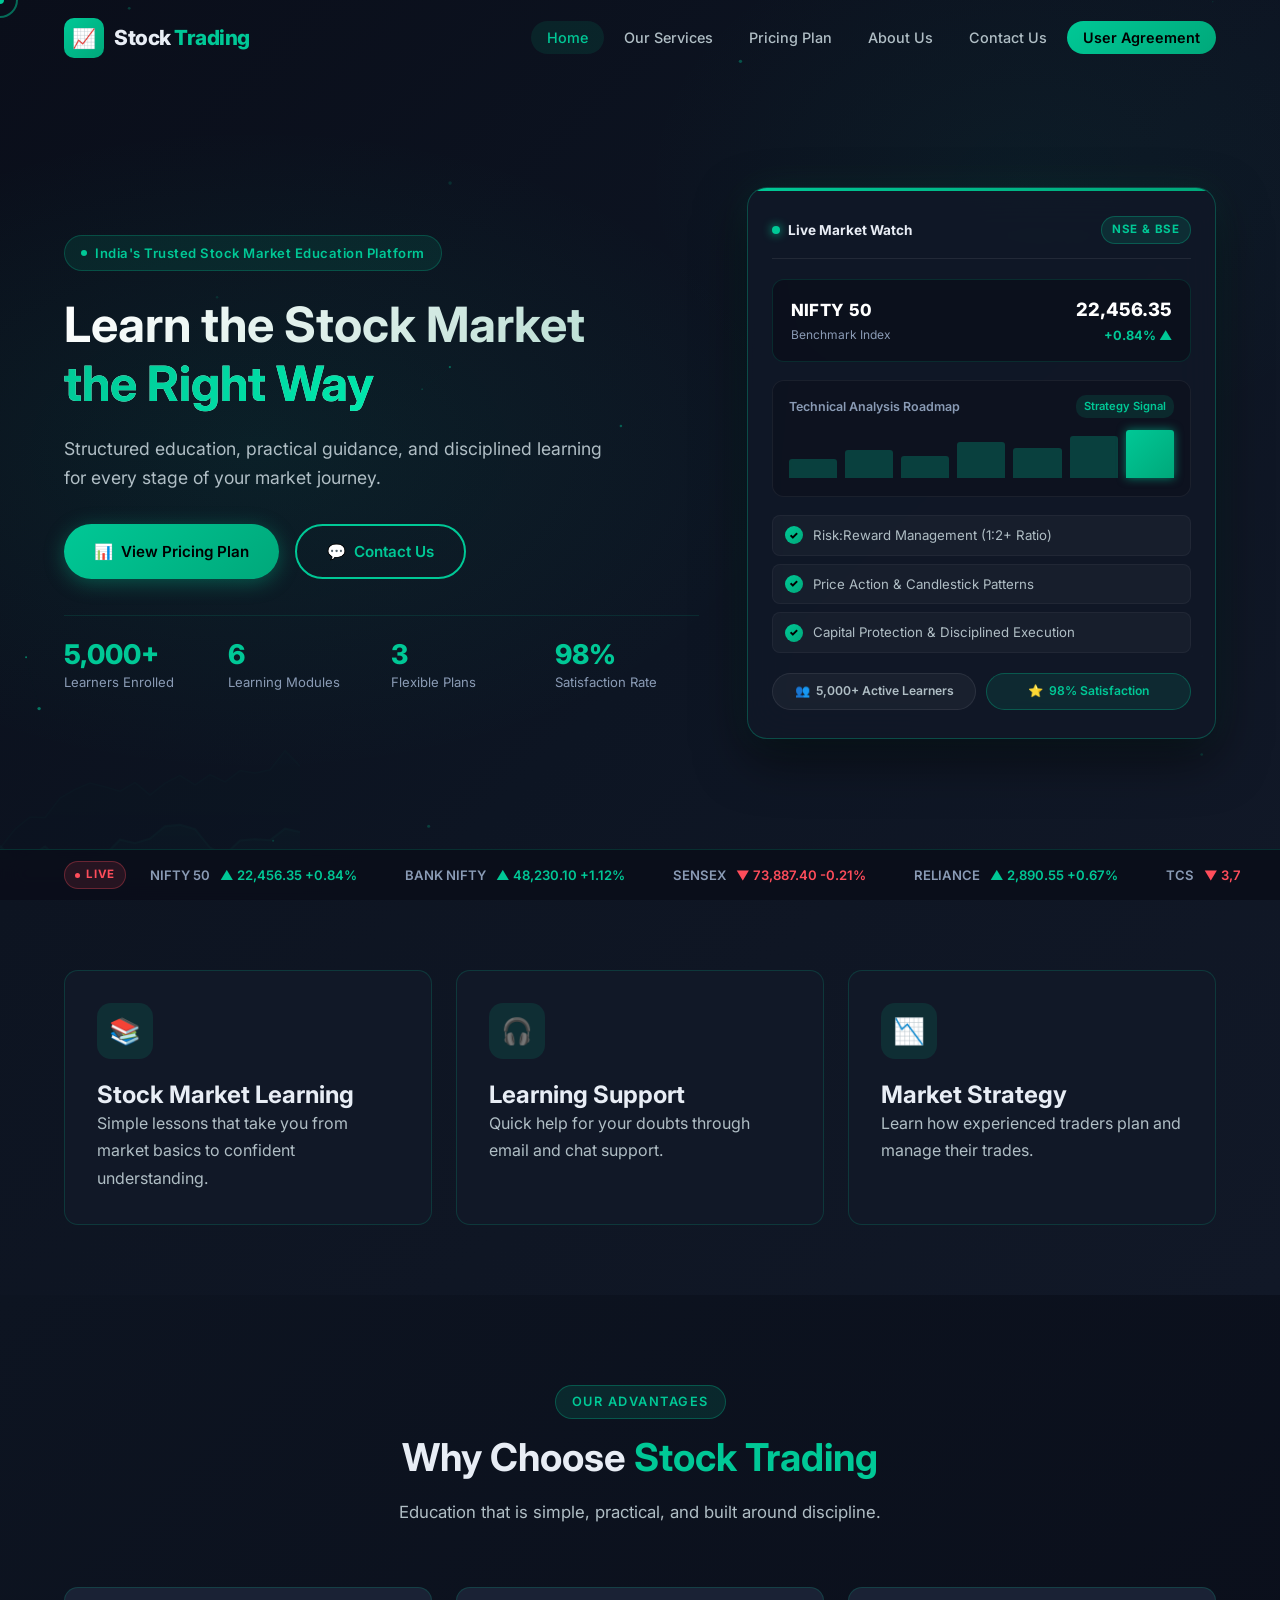
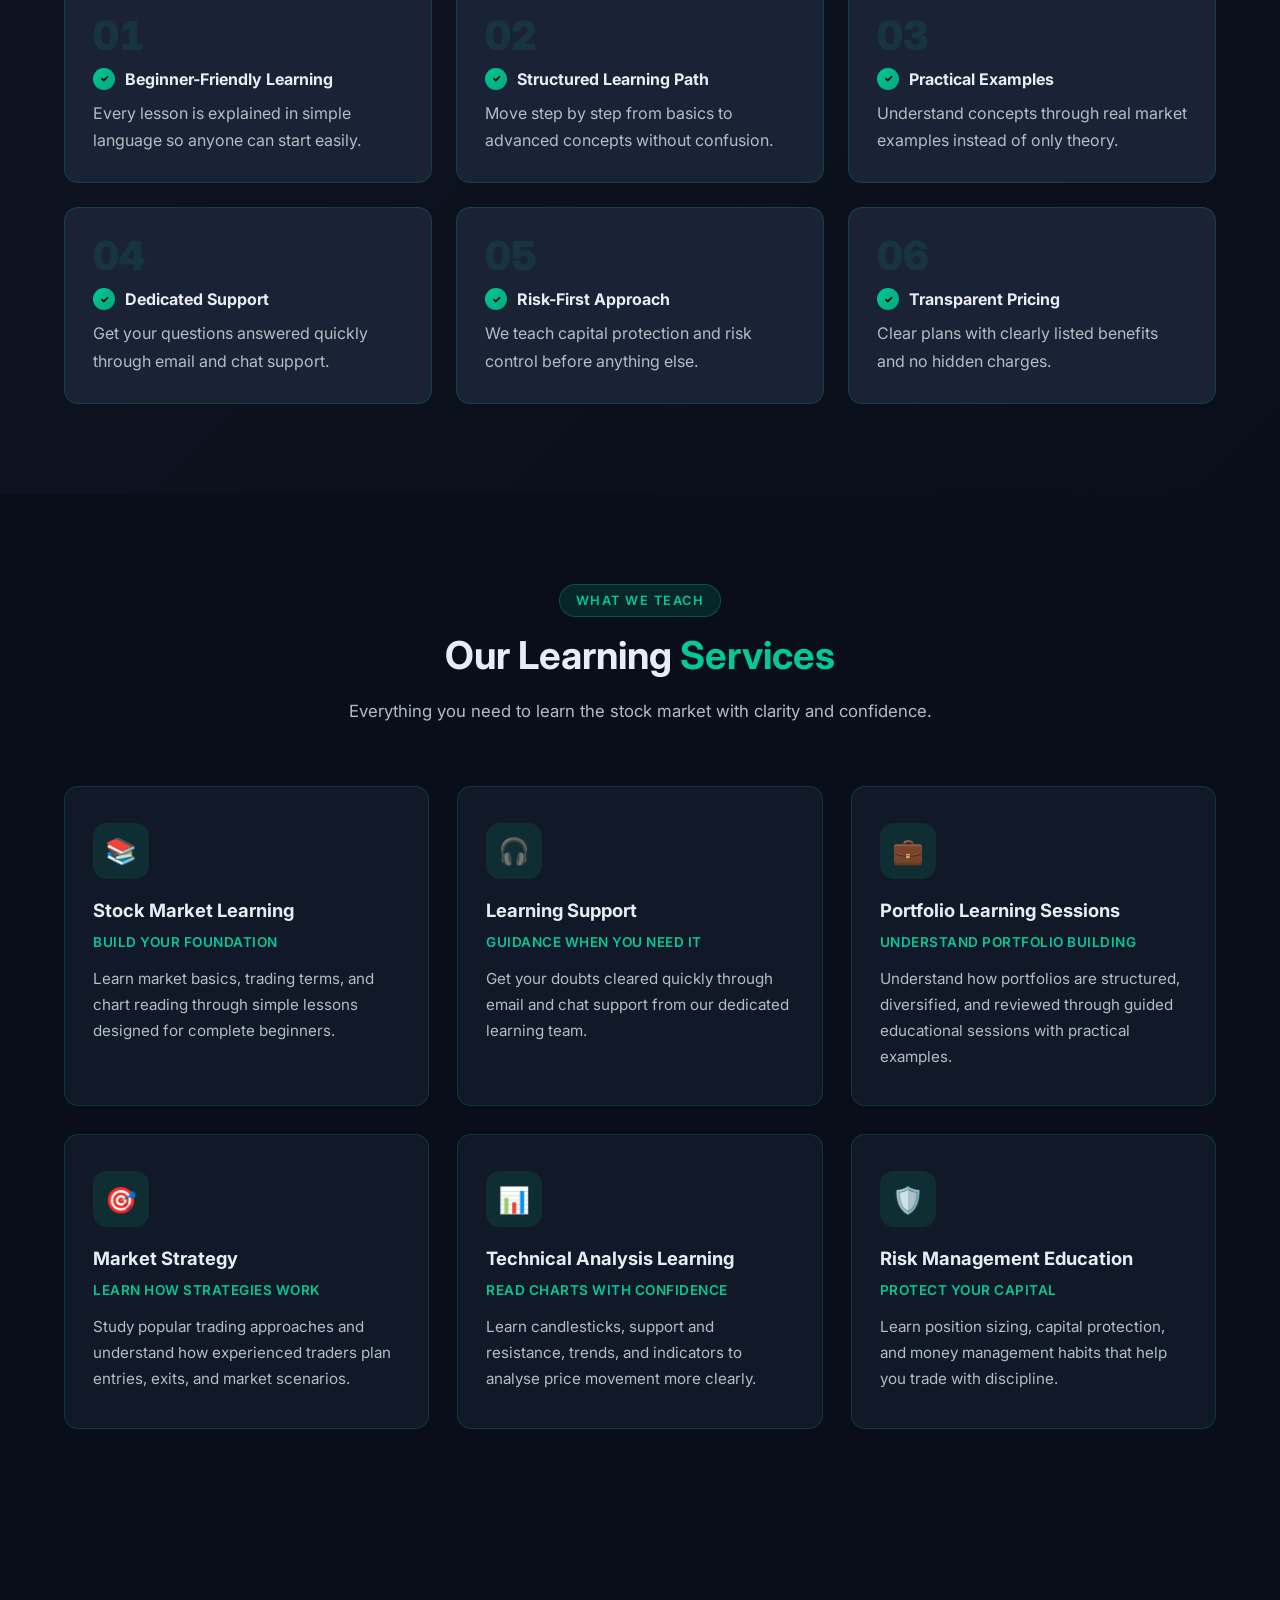
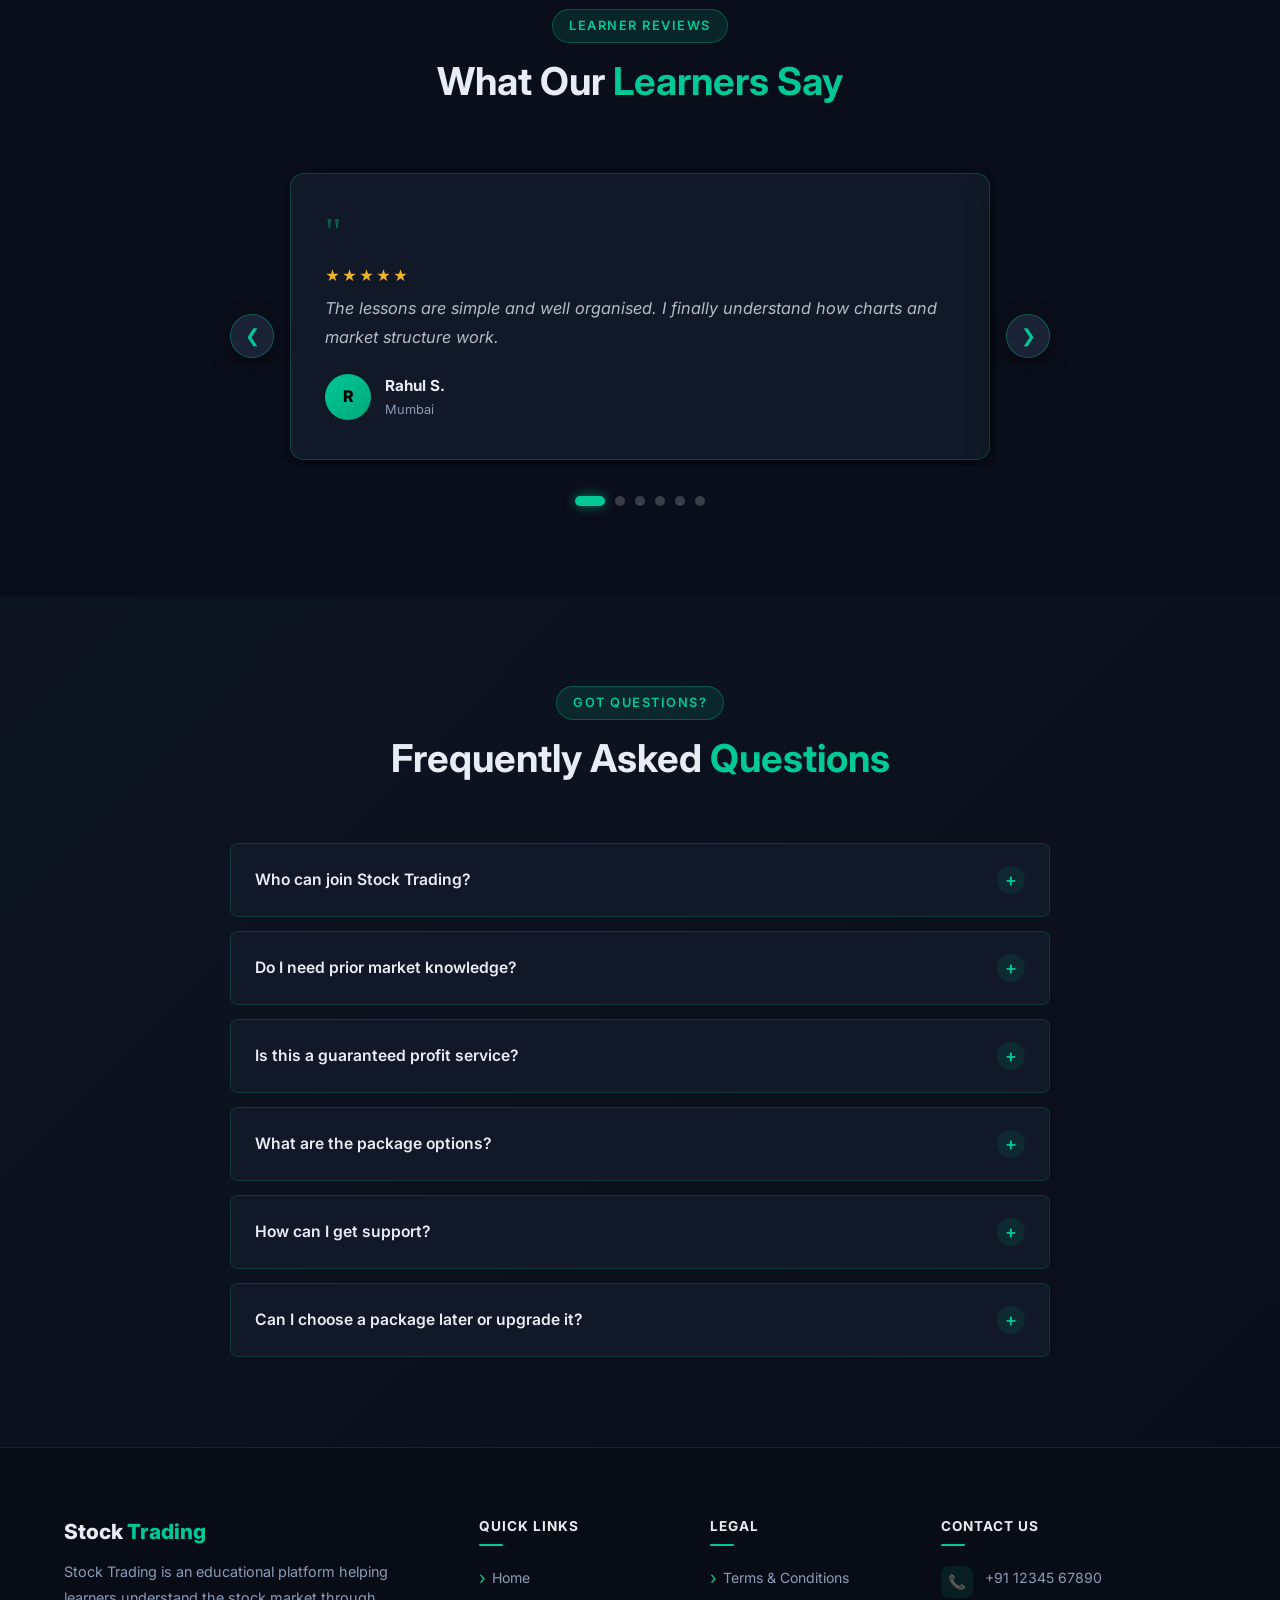
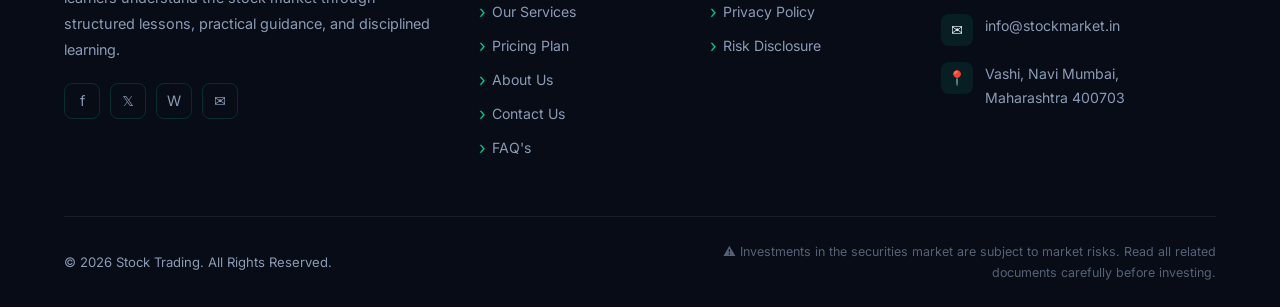
<file: index.html>
<!DOCTYPE html>
<html lang="en">
<head>
  <meta charset="UTF-8"/>
  <meta name="viewport" content="width=device-width, initial-scale=1.0"/>
  <title>Stock Trading – Learn the Stock Market the Right Way</title>
  <meta name="description" content="Stock Trading is an educational platform helping you learn the stock market through structured lessons, practical guidance, and disciplined learning. Join today!"/>
  <meta name="keywords" content="stock market education, stock market learning, trading course India, Navi Mumbai, technical analysis, risk management education"/>
  <meta name="author" content="Stock Trading"/>
  <meta name="robots" content="index, follow"/>
  <link rel="canonical" href="https://www.stocktrading.in/"/>

  <!-- Open Graph -->
  <meta property="og:title" content="Stock Trading – Learn the Stock Market the Right Way"/>
  <meta property="og:description" content="Structured education, practical guidance, and disciplined learning for every stage of your market journey."/>
  <meta property="og:type" content="website"/>
  <meta property="og:url" content="https://www.stocktrading.in/"/>
  <meta property="og:locale" content="en_IN"/>

  <!-- Schema.org -->
  <script type="application/ld+json">
  {
    "@context": "https://schema.org",
    "@type": "EducationalOrganization",
    "name": "Stock Trading",
    "description": "Stock market educational platform in Navi Mumbai",
    "url": "https://www.stocktrading.in",
    "telephone": "+911234567890",
    "email": "info@stockmarket.in",
    "address": {
      "@type": "PostalAddress",
      "streetAddress": "Vashi",
      "addressLocality": "Navi Mumbai",
      "addressRegion": "Maharashtra",
      "postalCode": "400703",
      "addressCountry": "IN"
    }
  }
  </script>

  <link rel="preconnect" href="https://fonts.googleapis.com"/>
  <link href="https://fonts.googleapis.com/css2?family=Inter:wght@400;500;600;700;800;900&display=swap" rel="stylesheet"/>
  <link rel="stylesheet" href="css/style.css"/>
</head>
<body>

<!-- Loading Screen -->
<div id="loading-screen">
  <div class="loader-logo">Stock <span>Trading</span></div>
  <div class="loader-bar"><div class="loader-fill"></div></div>
</div>

<!-- Custom Cursor -->
<div id="cursor-dot"></div>
<div id="cursor-ring"></div>

<!-- NAVBAR -->
<nav class="navbar" role="navigation" aria-label="Main navigation">
  <div class="navbar-inner">
    <a href="index.html" class="nav-logo" aria-label="Stock Trading Home">
      <div class="nav-logo-icon">📈</div>
      <span class="nav-logo-text">Stock <span>Trading</span></span>
    </a>
    <button class="hamburger" aria-label="Toggle menu" aria-expanded="false">
      <span></span><span></span><span></span>
    </button>
    <ul class="nav-links" role="menubar">
      <li role="none"><a href="index.html" role="menuitem">Home</a></li>
      <li role="none"><a href="services.html" role="menuitem">Our Services</a></li>
      <li role="none"><a href="pricing.html" role="menuitem">Pricing Plan</a></li>
      <li role="none"><a href="about.html" role="menuitem">About Us</a></li>
      <li role="none"><a href="contact.html" role="menuitem">Contact Us</a></li>
      <li role="none"><a href="user-agreement.html" role="menuitem" class="nav-cta">User Agreement</a></li>
    </ul>
  </div>
  <div class="nav-overlay"></div>
</nav>

<!-- ==================== HERO ==================== -->
<section class="hero" id="home" aria-label="Hero section">
  <div class="hero-bg">
    <canvas id="particles-canvas" aria-hidden="true"></canvas>
    <svg class="hero-chart-lines" aria-hidden="true"></svg>
  </div>

  <!-- Stock Ticker -->
  <div class="ticker-wrap" aria-hidden="true">
    <div style="display:flex;align-items:center;max-width:1200px;margin:0 auto;padding:0 24px;overflow:hidden;">
      <div class="live-badge"><span class="live-dot"></span> Live</div>
      <div class="ticker-track">
        <span class="ticker-item"><span class="sym">NIFTY 50</span> <span class="up">▲ 22,456.35 +0.84%</span></span>
        <span class="ticker-item"><span class="sym">BANK NIFTY</span> <span class="up">▲ 48,230.10 +1.12%</span></span>
        <span class="ticker-item"><span class="sym">SENSEX</span> <span class="dn">▼ 73,887.40 -0.21%</span></span>
        <span class="ticker-item"><span class="sym">RELIANCE</span> <span class="up">▲ 2,890.55 +0.67%</span></span>
        <span class="ticker-item"><span class="sym">TCS</span> <span class="dn">▼ 3,720.00 -0.43%</span></span>
        <span class="ticker-item"><span class="sym">HDFC BANK</span> <span class="up">▲ 1,640.75 +0.91%</span></span>
        <span class="ticker-item"><span class="sym">INFOSYS</span> <span class="up">▲ 1,570.20 +1.05%</span></span>
        <span class="ticker-item"><span class="sym">WIPRO</span> <span class="dn">▼ 490.00 -0.30%</span></span>
        <span class="ticker-item"><span class="sym">ITC</span> <span class="up">▲ 445.60 +0.55%</span></span>
        <span class="ticker-item"><span class="sym">BAJAJ FINANCE</span> <span class="up">▲ 7,012.80 +0.78%</span></span>
      </div>
    </div>
  </div>

  <div class="container hero-container">
    <div class="hero-grid">
      <div class="hero-content">
        <div class="hero-badge" data-aos="fade-up" data-aos-delay="100">
          <span class="dot"></span>
          India's Trusted Stock Market Education Platform
        </div>
        <h1 data-aos="fade-up" data-aos-delay="200">
          Learn the Stock Market<br><span class="highlight">the Right Way</span>
        </h1>
        <p class="hero-desc" data-aos="fade-up" data-aos-delay="300">
          Structured education, practical guidance, and disciplined learning for every stage of your market journey.
        </p>
        <div class="hero-btns" data-aos="fade-up" data-aos-delay="400">
          <a href="pricing.html" class="btn btn-primary">
            <span>📊</span> View Pricing Plan
          </a>
          <a href="contact.html" class="btn btn-outline">
            <span>💬</span> Contact Us
          </a>
        </div>

        <div class="hero-stats" data-aos="fade-up" data-aos-delay="500">
          <div class="hero-stat">
            <h3><span data-counter data-target="5000" data-suffix="+">5000+</span></h3>
            <p>Learners Enrolled</p>
          </div>
          <div class="hero-stat">
            <h3><span data-counter data-target="6" data-suffix="">6</span></h3>
            <p>Learning Modules</p>
          </div>
          <div class="hero-stat">
            <h3><span data-counter data-target="3" data-suffix="">3</span></h3>
            <p>Flexible Plans</p>
          </div>
          <div class="hero-stat">
            <h3><span data-counter data-target="98" data-suffix="%">98%</span></h3>
            <p>Satisfaction Rate</p>
          </div>
        </div>
      </div>

      <!-- Desktop Visual Feature Card -->
      <div class="hero-visual" data-aos="fade-left" data-aos-delay="350">
        <div class="hero-trading-card">
          <div class="trading-card-header">
            <div class="trading-card-status">
              <span class="pulse-indicator"></span> Live Market Watch
            </div>
            <div class="trading-card-tag">NSE &amp; BSE</div>
          </div>

          <div class="trading-card-body">
            <div class="trading-stock-row">
              <div class="stock-info">
                <span class="stock-name">NIFTY 50</span>
                <span class="stock-sub">Benchmark Index</span>
              </div>
              <div class="stock-price up">
                <span class="price-val">22,456.35</span>
                <span class="price-change">+0.84% ▲</span>
              </div>
            </div>

            <!-- Mini chart visualization -->
            <div class="mini-chart-wrap">
              <div class="mini-chart-header">
                <span>Technical Analysis Roadmap</span>
                <span class="chart-badge">Strategy Signal</span>
              </div>
              <div class="chart-bars">
                <div class="chart-bar" style="--h: 40%;"></div>
                <div class="chart-bar" style="--h: 58%;"></div>
                <div class="chart-bar" style="--h: 46%;"></div>
                <div class="chart-bar" style="--h: 75%;"></div>
                <div class="chart-bar" style="--h: 62%;"></div>
                <div class="chart-bar" style="--h: 88%;"></div>
                <div class="chart-bar active" style="--h: 100%;"></div>
              </div>
            </div>

            <!-- Learning Roadmap preview -->
            <div class="trading-modules-preview">
              <div class="module-item">
                <span class="mod-icon">✓</span>
                <span class="mod-text">Risk:Reward Management (1:2+ Ratio)</span>
              </div>
              <div class="module-item">
                <span class="mod-icon">✓</span>
                <span class="mod-text">Price Action &amp; Candlestick Patterns</span>
              </div>
              <div class="module-item">
                <span class="mod-icon">✓</span>
                <span class="mod-text">Capital Protection &amp; Disciplined Execution</span>
              </div>
            </div>
          </div>

          <div class="trading-card-footer">
            <div class="card-stat-pill">
              <span class="pill-icon">👥</span> 5,000+ Active Learners
            </div>
            <div class="card-stat-pill highlight">
              <span class="pill-icon">⭐</span> 98% Satisfaction
            </div>
          </div>
        </div>
      </div>
    </div>
  </div>
</section>

<!-- ==================== QUICK SERVICE CARDS ==================== -->
<section style="padding: 70px 0; background: linear-gradient(135deg,#0d1421 0%,#111827 100%);">
  <div class="container">
    <div class="grid-responsive-3">

      <div class="card" data-aos="fade-up" data-aos-delay="100">
        <div class="card-icon">📚</div>
        <h3>Stock Market Learning</h3>
        <p>Simple lessons that take you from market basics to confident understanding.</p>
      </div>

      <div class="card" data-aos="fade-up" data-aos-delay="200">
        <div class="card-icon">🎧</div>
        <h3>Learning Support</h3>
        <p>Quick help for your doubts through email and chat support.</p>
      </div>

      <div class="card" data-aos="fade-up" data-aos-delay="300">
        <div class="card-icon">📉</div>
        <h3>Market Strategy</h3>
        <p>Learn how experienced traders plan and manage their trades.</p>
      </div>

    </div>
  </div>
</section>

<!-- ==================== WHY CHOOSE US ==================== -->
<section class="why-section" aria-labelledby="why-heading">
  <div class="container">
    <div class="section-header">
      <div class="section-tag" data-aos="fade-up">Our Advantages</div>
      <h2 id="why-heading" data-aos="fade-up" data-aos-delay="100">Why Choose <span class="highlight">Stock Trading</span></h2>
      <p data-aos="fade-up" data-aos-delay="200">Education that is simple, practical, and built around discipline.</p>
    </div>
    <div class="why-grid">

      <div class="why-card" data-aos="fade-up" data-aos-delay="100">
        <div class="why-number">01</div>
        <h4><span class="check-icon">✓</span> Beginner-Friendly Learning</h4>
        <p>Every lesson is explained in simple language so anyone can start easily.</p>
      </div>

      <div class="why-card" data-aos="fade-up" data-aos-delay="150">
        <div class="why-number">02</div>
        <h4><span class="check-icon">✓</span> Structured Learning Path</h4>
        <p>Move step by step from basics to advanced concepts without confusion.</p>
      </div>

      <div class="why-card" data-aos="fade-up" data-aos-delay="200">
        <div class="why-number">03</div>
        <h4><span class="check-icon">✓</span> Practical Examples</h4>
        <p>Understand concepts through real market examples instead of only theory.</p>
      </div>

      <div class="why-card" data-aos="fade-up" data-aos-delay="250">
        <div class="why-number">04</div>
        <h4><span class="check-icon">✓</span> Dedicated Support</h4>
        <p>Get your questions answered quickly through email and chat support.</p>
      </div>

      <div class="why-card" data-aos="fade-up" data-aos-delay="300">
        <div class="why-number">05</div>
        <h4><span class="check-icon">✓</span> Risk-First Approach</h4>
        <p>We teach capital protection and risk control before anything else.</p>
      </div>

      <div class="why-card" data-aos="fade-up" data-aos-delay="350">
        <div class="why-number">06</div>
        <h4><span class="check-icon">✓</span> Transparent Pricing</h4>
        <p>Clear plans with clearly listed benefits and no hidden charges.</p>
      </div>

    </div>
  </div>
</section>

<!-- ==================== OUR SERVICES ==================== -->
<section aria-labelledby="services-heading" style="background: var(--bg-dark);">
  <div class="container">
    <div class="section-header">
      <div class="section-tag" data-aos="fade-up">What We Teach</div>
      <h2 id="services-heading" data-aos="fade-up" data-aos-delay="100">Our Learning <span class="highlight">Services</span></h2>
      <p data-aos="fade-up" data-aos-delay="200">Everything you need to learn the stock market with clarity and confidence.</p>
    </div>
    <div class="services-grid">

      <div class="service-card" data-aos="fade-up" data-aos-delay="100">
        <div class="card-icon">📚</div>
        <h3>Stock Market Learning</h3>
        <div class="subheading">Build Your Foundation</div>
        <p>Learn market basics, trading terms, and chart reading through simple lessons designed for complete beginners.</p>
      </div>

      <div class="service-card" data-aos="fade-up" data-aos-delay="150">
        <div class="card-icon">🎧</div>
        <h3>Learning Support</h3>
        <div class="subheading">Guidance When You Need It</div>
        <p>Get your doubts cleared quickly through email and chat support from our dedicated learning team.</p>
      </div>

      <div class="service-card" data-aos="fade-up" data-aos-delay="200">
        <div class="card-icon">💼</div>
        <h3>Portfolio Learning Sessions</h3>
        <div class="subheading">Understand Portfolio Building</div>
        <p>Understand how portfolios are structured, diversified, and reviewed through guided educational sessions with practical examples.</p>
      </div>

      <div class="service-card" data-aos="fade-up" data-aos-delay="250">
        <div class="card-icon">🎯</div>
        <h3>Market Strategy</h3>
        <div class="subheading">Learn How Strategies Work</div>
        <p>Study popular trading approaches and understand how experienced traders plan entries, exits, and market scenarios.</p>
      </div>

      <div class="service-card" data-aos="fade-up" data-aos-delay="300">
        <div class="card-icon">📊</div>
        <h3>Technical Analysis Learning</h3>
        <div class="subheading">Read Charts With Confidence</div>
        <p>Learn candlesticks, support and resistance, trends, and indicators to analyse price movement more clearly.</p>
      </div>

      <div class="service-card" data-aos="fade-up" data-aos-delay="350">
        <div class="card-icon">🛡️</div>
        <h3>Risk Management Education</h3>
        <div class="subheading">Protect Your Capital</div>
        <p>Learn position sizing, capital protection, and money management habits that help you trade with discipline.</p>
      </div>

    </div>
  </div>
</section>

<!-- ==================== TESTIMONIALS ==================== -->
<section class="testimonials-section" aria-labelledby="testimonials-heading">
  <div class="container">
    <div class="section-header">
      <div class="section-tag" data-aos="fade-up">Learner Reviews</div>
      <h2 id="testimonials-heading" data-aos="fade-up" data-aos-delay="100">What Our <span class="highlight">Learners Say</span></h2>
    </div>

    <!-- Testimonials Carousel (Auto 1 by 1 every 4 seconds) -->
    <div class="testimonial-carousel-wrapper" data-aos="fade-up" data-aos-delay="200">
      <button class="carousel-btn prev-btn" id="testimonial-prev-btn" aria-label="Previous review">❮</button>

      <div class="testimonial-carousel-track-container" id="testimonial-track-container">
        <div class="testimonial-carousel-track" id="testimonial-track">

          <!-- Slide 1 -->
          <div class="testimonial-slide">
            <div class="testimonial-card">
              <div class="testimonial-quote">"</div>
              <div class="star-rating">★★★★★</div>
              <p class="testimonial-text">The lessons are simple and well organised. I finally understand how charts and market structure work.</p>
              <div class="testimonial-author">
                <div class="author-avatar">R</div>
                <div>
                  <div class="author-name">Rahul S.</div>
                  <div class="author-location">Mumbai</div>
                </div>
              </div>
            </div>
          </div>

          <!-- Slide 2 -->
          <div class="testimonial-slide">
            <div class="testimonial-card">
              <div class="testimonial-quote">"</div>
              <div class="star-rating">★★★★★</div>
              <p class="testimonial-text">Support team replies quickly and clears every doubt patiently. Learning feels very comfortable here.</p>
              <div class="testimonial-author">
                <div class="author-avatar">P</div>
                <div>
                  <div class="author-name">Priya M.</div>
                  <div class="author-location">Pune</div>
                </div>
              </div>
            </div>
          </div>

          <!-- Slide 3 -->
          <div class="testimonial-slide">
            <div class="testimonial-card">
              <div class="testimonial-quote">"</div>
              <div class="star-rating">★★★★★</div>
              <p class="testimonial-text">Portfolio learning sessions helped me understand diversification and how to review my own investments.</p>
              <div class="testimonial-author">
                <div class="author-avatar">A</div>
                <div>
                  <div class="author-name">Amit K.</div>
                  <div class="author-location">Thane</div>
                </div>
              </div>
            </div>
          </div>

          <!-- Slide 4 -->
          <div class="testimonial-slide">
            <div class="testimonial-card">
              <div class="testimonial-quote">"</div>
              <div class="star-rating">★★★★★</div>
              <p class="testimonial-text">I was a complete beginner. The step by step approach made everything easy to follow.</p>
              <div class="testimonial-author">
                <div class="author-avatar">N</div>
                <div>
                  <div class="author-name">Neha R.</div>
                  <div class="author-location">Navi Mumbai</div>
                </div>
              </div>
            </div>
          </div>

          <!-- Slide 5 -->
          <div class="testimonial-slide">
            <div class="testimonial-card">
              <div class="testimonial-quote">"</div>
              <div class="star-rating">★★★★★</div>
              <p class="testimonial-text">Risk management lessons changed how I think about trading. Discipline matters more than I realised.</p>
              <div class="testimonial-author">
                <div class="author-avatar">S</div>
                <div>
                  <div class="author-name">Sandeep P.</div>
                  <div class="author-location">Nashik</div>
                </div>
              </div>
            </div>
          </div>

          <!-- Slide 6 -->
          <div class="testimonial-slide">
            <div class="testimonial-card">
              <div class="testimonial-quote">"</div>
              <div class="star-rating">★★★★★</div>
              <p class="testimonial-text">Clear explanations, practical examples and friendly support. Highly recommended for new learners.</p>
              <div class="testimonial-author">
                <div class="author-avatar">F</div>
                <div>
                  <div class="author-name">Farhan A.</div>
                  <div class="author-location">Mumbai</div>
                </div>
              </div>
            </div>
          </div>

        </div>
      </div>

      <button class="carousel-btn next-btn" id="testimonial-next-btn" aria-label="Next review">❯</button>

      <!-- Carousel Dots Indicator -->
      <div class="carousel-dots" id="testimonial-dots" role="tablist" aria-label="Testimonial Navigation">
        <button class="carousel-dot active" data-index="0" aria-label="Review 1"></button>
        <button class="carousel-dot" data-index="1" aria-label="Review 2"></button>
        <button class="carousel-dot" data-index="2" aria-label="Review 3"></button>
        <button class="carousel-dot" data-index="3" aria-label="Review 4"></button>
        <button class="carousel-dot" data-index="4" aria-label="Review 5"></button>
        <button class="carousel-dot" data-index="5" aria-label="Review 6"></button>
      </div>
    </div>
  </div>
</section>

<!-- ==================== FAQ ==================== -->
<section class="faq-section" aria-labelledby="faq-heading">
  <div class="container">
    <div class="section-header">
      <div class="section-tag" data-aos="fade-up">Got Questions?</div>
      <h2 id="faq-heading" data-aos="fade-up" data-aos-delay="100">Frequently Asked <span class="highlight">Questions</span></h2>
    </div>

    <div class="faq-list">

      <div class="faq-item" data-aos="fade-up" data-aos-delay="100">
        <div class="faq-question" role="button" aria-expanded="false">
          Who can join Stock Trading?
          <span class="faq-icon">+</span>
        </div>
        <div class="faq-answer"><p>Anyone interested in learning the stock market can join, including complete beginners, students, and working professionals.</p></div>
      </div>

      <div class="faq-item" data-aos="fade-up" data-aos-delay="120">
        <div class="faq-question" role="button" aria-expanded="false">
          Do I need prior market knowledge?
          <span class="faq-icon">+</span>
        </div>
        <div class="faq-answer"><p>No. Our lessons begin from the basics and gradually move towards advanced topics.</p></div>
      </div>

      <div class="faq-item" data-aos="fade-up" data-aos-delay="140">
        <div class="faq-question" role="button" aria-expanded="false">
          Is this a guaranteed profit service?
          <span class="faq-icon">+</span>
        </div>
        <div class="faq-answer"><p>No. We provide education only. Markets carry risk and no profit or return is guaranteed.</p></div>
      </div>

      <div class="faq-item" data-aos="fade-up" data-aos-delay="160">
        <div class="faq-question" role="button" aria-expanded="false">
          What are the package options?
          <span class="faq-icon">+</span>
        </div>
        <div class="faq-answer"><p>We offer three packages: Basic Package, Smart Package, and Premium Package. Please visit the <a href="pricing.html">Pricing Plan</a> page for details.</p></div>
      </div>

      <div class="faq-item" data-aos="fade-up" data-aos-delay="180">
        <div class="faq-question" role="button" aria-expanded="false">
          How can I get support?
          <span class="faq-icon">+</span>
        </div>
        <div class="faq-answer"><p>You can reach us through email and chat. Premium members also get WhatsApp and priority call support.</p></div>
      </div>

      <div class="faq-item" data-aos="fade-up" data-aos-delay="200">
        <div class="faq-question" role="button" aria-expanded="false">
          Can I choose a package later or upgrade it?
          <span class="faq-icon">+</span>
        </div>
        <div class="faq-answer"><p>Yes. You can contact our team anytime to upgrade to a package that suits your needs.</p></div>
      </div>

    </div>
  </div>
</section>

<!-- FOOTER -->
<footer role="contentinfo">
  <div class="container">
    <div class="footer-grid">
      <!-- Brand -->
      <div class="footer-brand">
        <h3>Stock <span>Trading</span></h3>
        <p>Stock Trading is an educational platform helping learners understand the stock market through structured lessons, practical guidance, and disciplined learning.</p>
        <div class="footer-social">
          <a href="#" aria-label="Facebook">f</a>
          <a href="#" aria-label="Twitter">𝕏</a>
          <a href="https://wa.me/911234567890" aria-label="WhatsApp" rel="noopener noreferrer" target="_blank">W</a>
          <a href="mailto:info@stockmarket.in" aria-label="Email">✉</a>
        </div>
      </div>

      <!-- Quick Links -->
      <div class="footer-col">
        <h4>Quick Links</h4>
        <ul class="footer-links">
          <li><a href="index.html">Home</a></li>
          <li><a href="services.html">Our Services</a></li>
          <li><a href="pricing.html">Pricing Plan</a></li>
          <li><a href="about.html">About Us</a></li>
          <li><a href="contact.html">Contact Us</a></li>
          <li><a href="faq.html">FAQ's</a></li>
        </ul>
      </div>

      <!-- Legal -->
      <div class="footer-col">
        <h4>Legal</h4>
        <ul class="footer-links">
          <li><a href="terms.html">Terms &amp; Conditions</a></li>
          <li><a href="privacy.html">Privacy Policy</a></li>
          <li><a href="risk-disclosure.html">Risk Disclosure</a></li>
        </ul>
      </div>

      <!-- Contact -->
      <div class="footer-col">
        <h4>Contact Us</h4>
        <div class="footer-contact-item">
          <div class="footer-contact-icon">📞</div>
          <div class="footer-contact-text"><a href="tel:+911234567890">+91 12345 67890</a></div>
        </div>
        <div class="footer-contact-item">
          <div class="footer-contact-icon">✉</div>
          <div class="footer-contact-text"><a href="mailto:info@stockmarket.in">info@stockmarket.in</a></div>
        </div>
        <div class="footer-contact-item">
          <div class="footer-contact-icon">📍</div>
          <div class="footer-contact-text">Vashi, Navi Mumbai,<br>Maharashtra 400703</div>
        </div>
      </div>
    </div>

    <div class="footer-bottom">
      <p class="footer-copyright">© 2026 Stock Trading. All Rights Reserved.</p>
      <p class="footer-disclaimer">⚠️ Investments in the securities market are subject to market risks. Read all related documents carefully before investing.</p>
    </div>
  </div>
</footer>

<script src="js/main.js"></script>
</body>
</html>
</file>
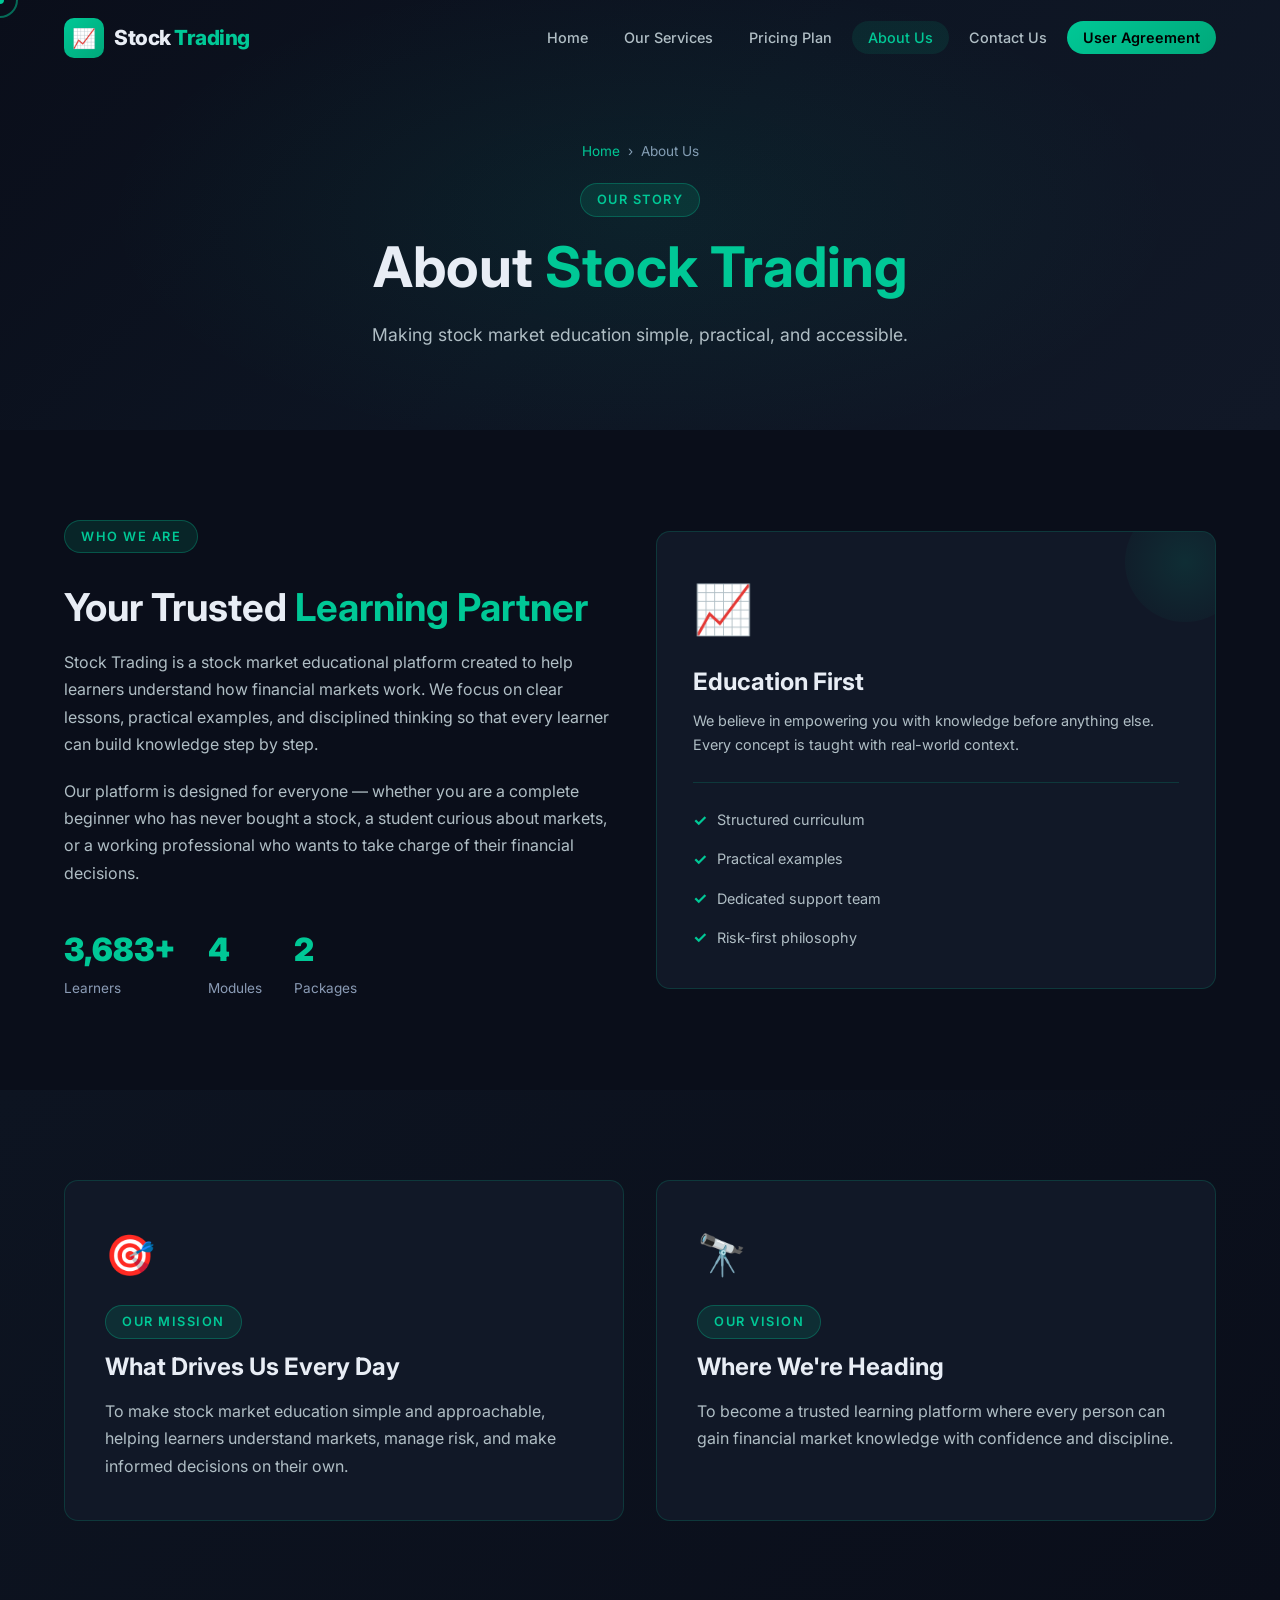
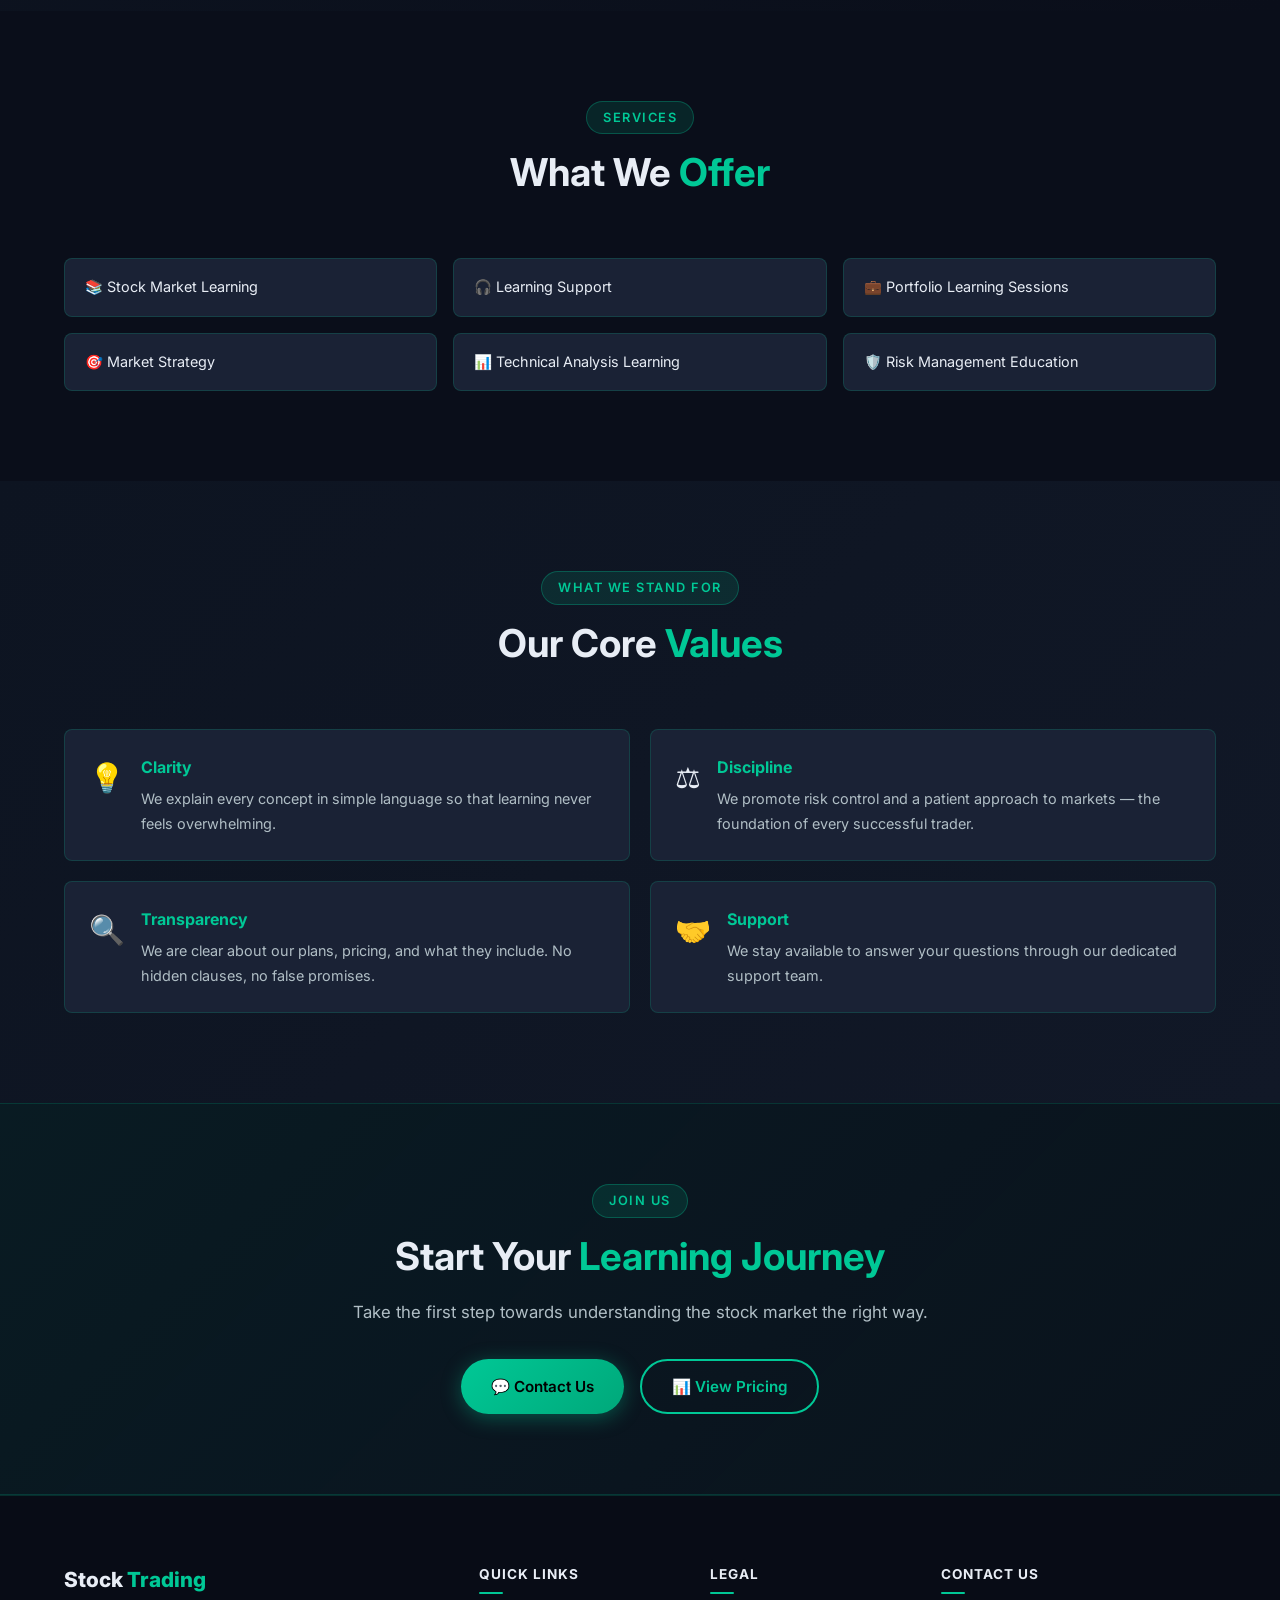
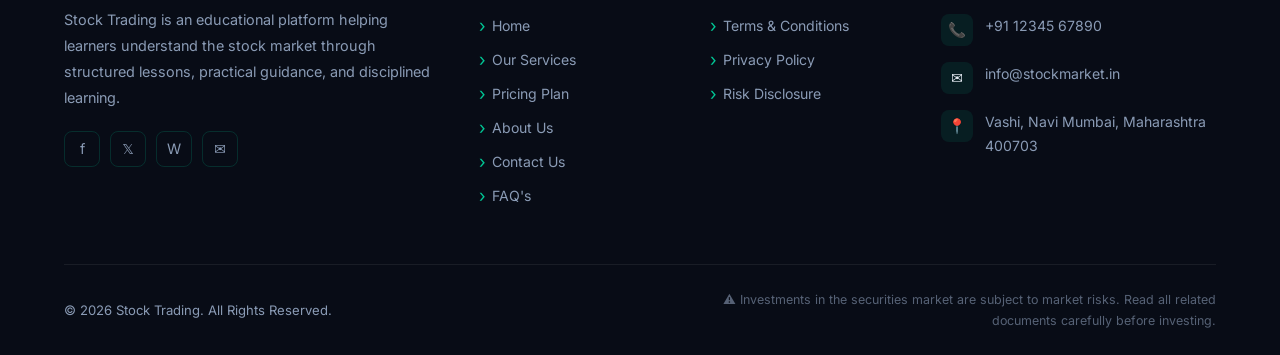
<file: about.html>
<!DOCTYPE html>
<html lang="en">
<head>
  <meta charset="UTF-8"/>
  <meta name="viewport" content="width=device-width, initial-scale=1.0"/>
  <title>About Us – Stock Trading | Our Mission, Vision & Values</title>
  <meta name="description" content="Learn about Stock Trading – a stock market educational platform in Navi Mumbai. Our mission is to make market education simple, practical, and accessible to all."/>
  <meta name="keywords" content="about stock trading, stock market education platform, Navi Mumbai, mission vision"/>
  <meta name="robots" content="index, follow"/>
  <link rel="canonical" href="https://www.stocktrading.in/about.html"/>
  <link rel="preconnect" href="https://fonts.googleapis.com"/>
  <link href="https://fonts.googleapis.com/css2?family=Inter:wght@400;500;600;700;800;900&display=swap" rel="stylesheet"/>
  <link rel="stylesheet" href="css/style.css"/>
</head>
<body>

<div id="loading-screen">
  <div class="loader-logo">Stock <span>Trading</span></div>
  <div class="loader-bar"><div class="loader-fill"></div></div>
</div>
<div id="cursor-dot"></div>
<div id="cursor-ring"></div>

<nav class="navbar" role="navigation" aria-label="Main navigation">
  <div class="navbar-inner">
    <a href="index.html" class="nav-logo" aria-label="Stock Trading Home">
      <div class="nav-logo-icon">📈</div>
      <span class="nav-logo-text">Stock <span>Trading</span></span>
    </a>
    <button class="hamburger" aria-label="Toggle menu"><span></span><span></span><span></span></button>
    <ul class="nav-links">
      <li><a href="index.html">Home</a></li>
      <li><a href="services.html">Our Services</a></li>
      <li><a href="pricing.html">Pricing Plan</a></li>
      <li><a href="about.html" class="active">About Us</a></li>
      <li><a href="contact.html">Contact Us</a></li>
      <li><a href="user-agreement.html" class="nav-cta">User Agreement</a></li>
    </ul>
  </div>
  <div class="nav-overlay"></div>
</nav>

<!-- BANNER -->
<div class="page-banner">
  <div class="container">
    <nav class="breadcrumb" aria-label="Breadcrumb">
      <a href="index.html">Home</a> <span>›</span> <span>About Us</span>
    </nav>
    <div class="section-tag" data-aos="fade-up">Our Story</div>
    <h1 data-aos="fade-up" data-aos-delay="100">About <span class="highlight">Stock Trading</span></h1>
    <p data-aos="fade-up" data-aos-delay="200">Making stock market education simple, practical, and accessible.</p>
  </div>
</div>

<!-- WHO WE ARE -->
<section style="background:var(--bg-dark);">
  <div class="container">
    <div class="grid-responsive-2">
      <div data-aos="fade-right">
        <div class="section-tag">Who We Are</div>
        <h2 style="margin:16px 0;">Your Trusted <span class="highlight">Learning Partner</span></h2>
        <p style="margin-bottom:20px;">Stock Trading is a stock market educational platform created to help learners understand how financial markets work. We focus on clear lessons, practical examples, and disciplined thinking so that every learner can build knowledge step by step.</p>
        <p>Our platform is designed for everyone — whether you are a complete beginner who has never bought a stock, a student curious about markets, or a working professional who wants to take charge of their financial decisions.</p>
        <div class="stat-flex">
          <div>
            <div style="font-size:2rem;font-weight:900;color:var(--primary);" data-counter data-target="5000" data-suffix="+">5000+</div>
            <div style="font-size:0.85rem;color:var(--text-muted);">Learners</div>
          </div>
          <div>
            <div style="font-size:2rem;font-weight:900;color:var(--primary);" data-counter data-target="6" data-suffix="">6</div>
            <div style="font-size:0.85rem;color:var(--text-muted);">Modules</div>
          </div>
          <div>
            <div style="font-size:2rem;font-weight:900;color:var(--primary);" data-counter data-target="3" data-suffix="">3</div>
            <div style="font-size:0.85rem;color:var(--text-muted);">Packages</div>
          </div>
        </div>
      </div>
      <div data-aos="fade-left">
        <!-- Visual element -->
        <div style="background:var(--bg-card);border:1px solid var(--border);border-radius:var(--radius);padding:36px;position:relative;overflow:hidden;">
          <div style="position:absolute;top:-30px;right:-30px;width:120px;height:120px;background:radial-gradient(circle,rgba(0,200,150,0.12),transparent);border-radius:50%;"></div>
          <div style="font-size:3rem;margin-bottom:16px;">📈</div>
          <h3 style="margin-bottom:12px;">Education First</h3>
          <p style="font-size:0.9rem;">We believe in empowering you with knowledge before anything else. Every concept is taught with real-world context.</p>
          <div style="margin-top:24px;padding-top:24px;border-top:1px solid var(--border);">
            <div style="display:flex;align-items:center;gap:10px;margin-bottom:12px;">
              <span style="color:var(--primary);font-weight:700;">✓</span>
              <span style="font-size:0.9rem;color:var(--text-light);">Structured curriculum</span>
            </div>
            <div style="display:flex;align-items:center;gap:10px;margin-bottom:12px;">
              <span style="color:var(--primary);font-weight:700;">✓</span>
              <span style="font-size:0.9rem;color:var(--text-light);">Practical examples</span>
            </div>
            <div style="display:flex;align-items:center;gap:10px;margin-bottom:12px;">
              <span style="color:var(--primary);font-weight:700;">✓</span>
              <span style="font-size:0.9rem;color:var(--text-light);">Dedicated support team</span>
            </div>
            <div style="display:flex;align-items:center;gap:10px;">
              <span style="color:var(--primary);font-weight:700;">✓</span>
              <span style="font-size:0.9rem;color:var(--text-light);">Risk-first philosophy</span>
            </div>
          </div>
        </div>
      </div>
    </div>
  </div>
</section>

<!-- MISSION & VISION -->
<section style="background:linear-gradient(135deg,#0d1421 0%,#0a0e1a 100%);">
  <div class="container">
    <div class="grid-responsive-2-even">

      <div style="background:var(--bg-card);border:1px solid var(--border);border-radius:var(--radius);padding:40px;" data-aos="fade-up" data-aos-delay="100">
        <div style="font-size:2.5rem;margin-bottom:16px;">🎯</div>
        <div class="section-tag" style="margin-bottom:12px;">Our Mission</div>
        <h3 style="margin-bottom:16px;">What Drives Us Every Day</h3>
        <p>To make stock market education simple and approachable, helping learners understand markets, manage risk, and make informed decisions on their own.</p>
      </div>

      <div style="background:var(--bg-card);border:1px solid var(--border);border-radius:var(--radius);padding:40px;" data-aos="fade-up" data-aos-delay="200">
        <div style="font-size:2.5rem;margin-bottom:16px;">🔭</div>
        <div class="section-tag" style="margin-bottom:12px;">Our Vision</div>
        <h3 style="margin-bottom:16px;">Where We're Heading</h3>
        <p>To become a trusted learning platform where every person can gain financial market knowledge with confidence and discipline.</p>
      </div>

    </div>
  </div>
</section>

<!-- WHAT WE OFFER -->
<section style="background:var(--bg-dark);">
  <div class="container">
    <div class="section-header">
      <div class="section-tag" data-aos="fade-up">Services</div>
      <h2 data-aos="fade-up" data-aos-delay="100">What We <span class="highlight">Offer</span></h2>
    </div>
    <div class="about-what-grid" data-aos="fade-up" data-aos-delay="200">
      <div class="about-what-item">📚 Stock Market Learning</div>
      <div class="about-what-item">🎧 Learning Support</div>
      <div class="about-what-item">💼 Portfolio Learning Sessions</div>
      <div class="about-what-item">🎯 Market Strategy</div>
      <div class="about-what-item">📊 Technical Analysis Learning</div>
      <div class="about-what-item">🛡️ Risk Management Education</div>
    </div>
  </div>
</section>

<!-- VALUES -->
<section style="background:linear-gradient(135deg,#0d1421 0%,#111827 100%);">
  <div class="container">
    <div class="section-header">
      <div class="section-tag" data-aos="fade-up">What We Stand For</div>
      <h2 data-aos="fade-up" data-aos-delay="100">Our Core <span class="highlight">Values</span></h2>
    </div>
    <div class="about-values-grid">

      <div class="value-card" data-aos="fade-up" data-aos-delay="100">
        <div class="value-icon">💡</div>
        <div>
          <div class="value-label">Clarity</div>
          <p style="font-size:0.9rem;">We explain every concept in simple language so that learning never feels overwhelming.</p>
        </div>
      </div>

      <div class="value-card" data-aos="fade-up" data-aos-delay="150">
        <div class="value-icon">⚖️</div>
        <div>
          <div class="value-label">Discipline</div>
          <p style="font-size:0.9rem;">We promote risk control and a patient approach to markets — the foundation of every successful trader.</p>
        </div>
      </div>

      <div class="value-card" data-aos="fade-up" data-aos-delay="200">
        <div class="value-icon">🔍</div>
        <div>
          <div class="value-label">Transparency</div>
          <p style="font-size:0.9rem;">We are clear about our plans, pricing, and what they include. No hidden clauses, no false promises.</p>
        </div>
      </div>

      <div class="value-card" data-aos="fade-up" data-aos-delay="250">
        <div class="value-icon">🤝</div>
        <div>
          <div class="value-label">Support</div>
          <p style="font-size:0.9rem;">We stay available to answer your questions through our dedicated support team.</p>
        </div>
      </div>

    </div>
  </div>
</section>

<!-- CTA -->
<section class="cta-section">
  <div class="container">
    <div class="section-tag" data-aos="fade-up">Join Us</div>
    <h2 data-aos="fade-up" data-aos-delay="100">Start Your <span class="highlight">Learning Journey</span></h2>
    <p data-aos="fade-up" data-aos-delay="200">Take the first step towards understanding the stock market the right way.</p>
    <div class="cta-btns" data-aos="fade-up" data-aos-delay="300">
      <a href="contact.html" class="btn btn-primary">💬 Contact Us</a>
      <a href="pricing.html" class="btn btn-outline">📊 View Pricing</a>
    </div>
  </div>
</section>

<!-- FOOTER -->
<footer role="contentinfo">
  <div class="container">
    <div class="footer-grid">
      <div class="footer-brand">
        <h3>Stock <span>Trading</span></h3>
        <p>Stock Trading is an educational platform helping learners understand the stock market through structured lessons, practical guidance, and disciplined learning.</p>
        <div class="footer-social">
          <a href="#" aria-label="Facebook">f</a>
          <a href="#" aria-label="Twitter">𝕏</a>
          <a href="https://wa.me/911234567890" aria-label="WhatsApp" target="_blank" rel="noopener">W</a>
          <a href="mailto:info@stockmarket.in" aria-label="Email">✉</a>
        </div>
      </div>
      <div class="footer-col">
        <h4>Quick Links</h4>
        <ul class="footer-links">
          <li><a href="index.html">Home</a></li>
          <li><a href="services.html">Our Services</a></li>
          <li><a href="pricing.html">Pricing Plan</a></li>
          <li><a href="about.html">About Us</a></li>
          <li><a href="contact.html">Contact Us</a></li>
          <li><a href="faq.html">FAQ's</a></li>
        </ul>
      </div>
      <div class="footer-col">
        <h4>Legal</h4>
        <ul class="footer-links">
          <li><a href="terms.html">Terms &amp; Conditions</a></li>
          <li><a href="privacy.html">Privacy Policy</a></li>
          <li><a href="risk-disclosure.html">Risk Disclosure</a></li>
        </ul>
      </div>
      <div class="footer-col">
        <h4>Contact Us</h4>
        <div class="footer-contact-item">
          <div class="footer-contact-icon">📞</div>
          <div class="footer-contact-text"><a href="tel:+911234567890">+91 12345 67890</a></div>
        </div>
        <div class="footer-contact-item">
          <div class="footer-contact-icon">✉</div>
          <div class="footer-contact-text"><a href="mailto:info@stockmarket.in">info@stockmarket.in</a></div>
        </div>
        <div class="footer-contact-item">
          <div class="footer-contact-icon">📍</div>
          <div class="footer-contact-text">Vashi, Navi Mumbai, Maharashtra 400703</div>
        </div>
      </div>
    </div>
    <div class="footer-bottom">
      <p class="footer-copyright">© 2026 Stock Trading. All Rights Reserved.</p>
      <p class="footer-disclaimer">⚠️ Investments in the securities market are subject to market risks. Read all related documents carefully before investing.</p>
    </div>
  </div>
</footer>

<script src="js/main.js"></script>
</body>
</html>
</file>
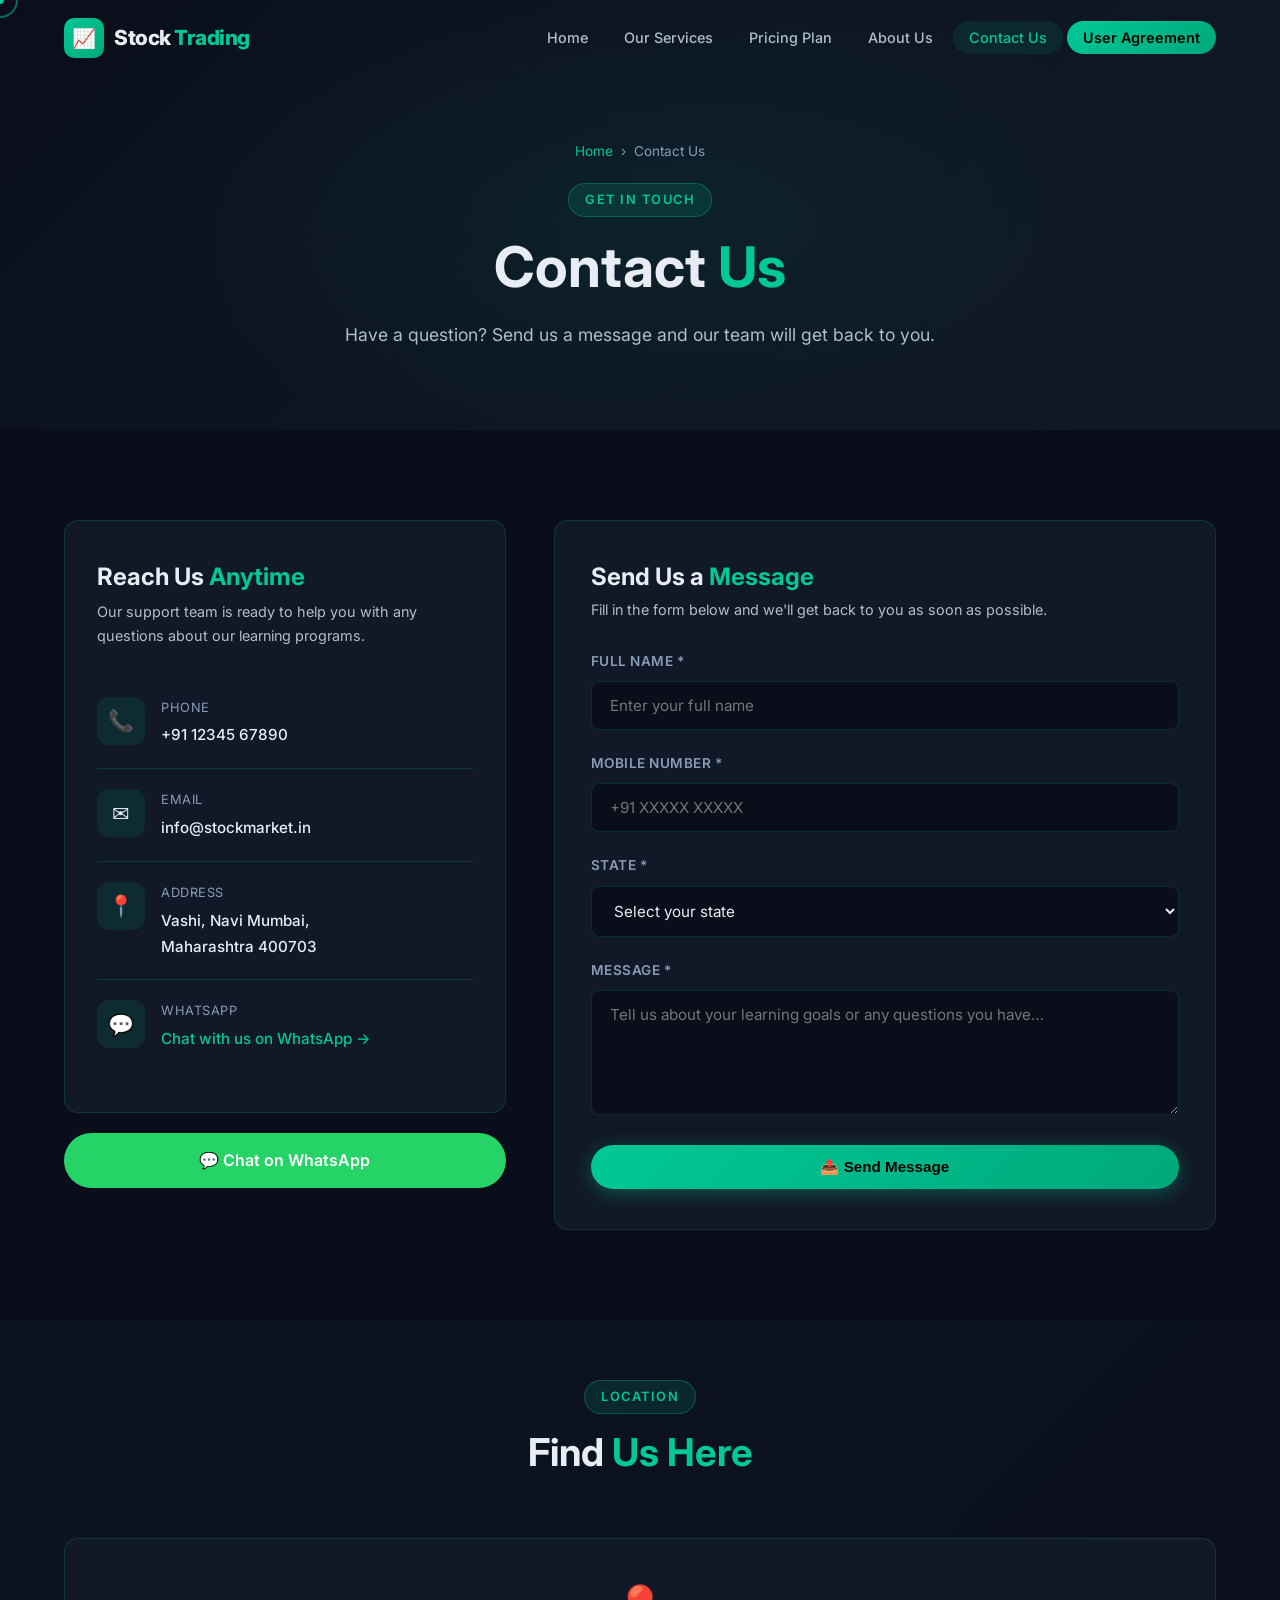
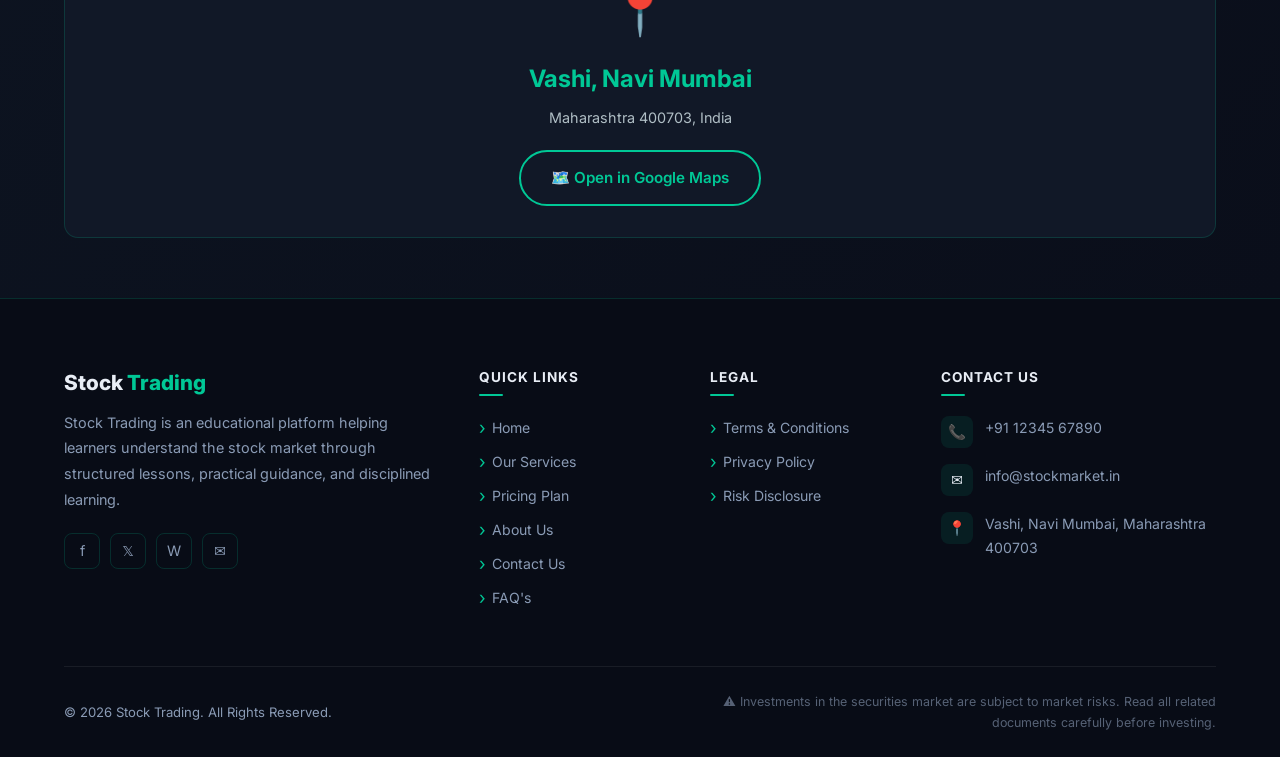
<file: contact.html>
<!DOCTYPE html>
<html lang="en">
<head>
  <meta charset="UTF-8"/>
  <meta name="viewport" content="width=device-width, initial-scale=1.0"/>
  <title>Contact Us – Stock Trading | Vashi, Navi Mumbai</title>
  <meta name="description" content="Get in touch with Stock Trading. Call +91 12345 67890, email info@stockmarket.in, or fill our contact form. Located in Vashi, Navi Mumbai, Maharashtra."/>
  <meta name="keywords" content="contact stock trading, stock market education contact, Navi Mumbai stock trading"/>
  <meta name="robots" content="index, follow"/>
  <link rel="canonical" href="https://www.stocktrading.in/contact.html"/>
  <link rel="preconnect" href="https://fonts.googleapis.com"/>
  <link href="https://fonts.googleapis.com/css2?family=Inter:wght@400;500;600;700;800;900&display=swap" rel="stylesheet"/>
  <link rel="stylesheet" href="css/style.css"/>
</head>
<body>

<div id="loading-screen">
  <div class="loader-logo">Stock <span>Trading</span></div>
  <div class="loader-bar"><div class="loader-fill"></div></div>
</div>
<div id="cursor-dot"></div>
<div id="cursor-ring"></div>

<nav class="navbar" role="navigation" aria-label="Main navigation">
  <div class="navbar-inner">
    <a href="index.html" class="nav-logo" aria-label="Stock Trading Home">
      <div class="nav-logo-icon">📈</div>
      <span class="nav-logo-text">Stock <span>Trading</span></span>
    </a>
    <button class="hamburger" aria-label="Toggle menu"><span></span><span></span><span></span></button>
    <ul class="nav-links">
      <li><a href="index.html">Home</a></li>
      <li><a href="services.html">Our Services</a></li>
      <li><a href="pricing.html">Pricing Plan</a></li>
      <li><a href="about.html">About Us</a></li>
      <li><a href="contact.html" class="active">Contact Us</a></li>
      <li><a href="user-agreement.html" class="nav-cta">User Agreement</a></li>
    </ul>
  </div>
  <div class="nav-overlay"></div>
</nav>

<!-- BANNER -->
<div class="page-banner">
  <div class="container">
    <nav class="breadcrumb" aria-label="Breadcrumb">
      <a href="index.html">Home</a> <span>›</span> <span>Contact Us</span>
    </nav>
    <div class="section-tag" data-aos="fade-up">Get In Touch</div>
    <h1 data-aos="fade-up" data-aos-delay="100">Contact <span class="highlight">Us</span></h1>
    <p data-aos="fade-up" data-aos-delay="200">Have a question? Send us a message and our team will get back to you.</p>
  </div>
</div>

<!-- CONTACT SECTION -->
<section style="background:var(--bg-dark);">
  <div class="container">
    <div class="contact-grid">

      <!-- Info Card -->
      <div>
        <div class="contact-info-card" data-aos="fade-right">
          <h3 style="margin-bottom:8px;">Reach Us <span class="highlight">Anytime</span></h3>
          <p style="font-size:0.9rem;margin-bottom:28px;">Our support team is ready to help you with any questions about our learning programs.</p>

          <div class="contact-item">
            <div class="contact-item-icon">📞</div>
            <div>
              <div class="contact-item-label">Phone</div>
              <div class="contact-item-value"><a href="tel:+911234567890" style="color:var(--text-main);">+91 12345 67890</a></div>
            </div>
          </div>

          <div class="contact-item">
            <div class="contact-item-icon">✉️</div>
            <div>
              <div class="contact-item-label">Email</div>
              <div class="contact-item-value"><a href="mailto:info@stockmarket.in" style="color:var(--text-main);">info@stockmarket.in</a></div>
            </div>
          </div>

          <div class="contact-item">
            <div class="contact-item-icon">📍</div>
            <div>
              <div class="contact-item-label">Address</div>
              <div class="contact-item-value">Vashi, Navi Mumbai,<br>Maharashtra 400703</div>
            </div>
          </div>

          <div class="contact-item" style="border-bottom:none;">
            <div class="contact-item-icon">💬</div>
            <div>
              <div class="contact-item-label">WhatsApp</div>
              <div class="contact-item-value">
                <a href="https://wa.me/911234567890?text=Hello%20Stock%20Trading%2C%20I%20would%20like%20to%20know%20more%20about%20your%20packages." target="_blank" rel="noopener noreferrer" style="color:var(--primary);">Chat with us on WhatsApp →</a>
              </div>
            </div>
          </div>
        </div>

        <!-- Quick WhatsApp CTA -->
        <div style="margin-top:20px;text-align:center;" data-aos="fade-up" data-aos-delay="300">
          <a href="https://wa.me/911234567890?text=Hello%20Stock%20Trading%2C%20I%20would%20like%20to%20know%20more%20about%20your%20packages." target="_blank" rel="noopener noreferrer" class="btn btn-whatsapp w-full" style="justify-content:center;">
            💬 Chat on WhatsApp
          </a>
        </div>
      </div>

      <!-- Form Card -->
      <div class="form-card" data-aos="fade-left">
        <h3 style="margin-bottom:6px;">Send Us a <span class="highlight">Message</span></h3>
        <p style="font-size:0.9rem;margin-bottom:28px;">Fill in the form below and we'll get back to you as soon as possible.</p>

        <form id="contact-form" novalidate aria-label="Contact form">
          <div class="form-group">
            <label for="full-name">Full Name *</label>
            <input type="text" id="full-name" name="full_name" placeholder="Enter your full name" required autocomplete="name"/>
          </div>

          <div class="form-group">
            <label for="mobile">Mobile Number *</label>
            <input type="tel" id="mobile" name="mobile" placeholder="+91 XXXXX XXXXX" required autocomplete="tel" pattern="[0-9]{10}"/>
          </div>

          <div class="form-group">
            <label for="state">State *</label>
            <select id="state" name="state" required>
              <option value="" disabled selected>Select your state</option>
              <option>Andhra Pradesh</option>
              <option>Arunachal Pradesh</option>
              <option>Assam</option>
              <option>Bihar</option>
              <option>Chhattisgarh</option>
              <option>Goa</option>
              <option>Gujarat</option>
              <option>Haryana</option>
              <option>Himachal Pradesh</option>
              <option>Jharkhand</option>
              <option>Karnataka</option>
              <option>Kerala</option>
              <option>Madhya Pradesh</option>
              <option>Maharashtra</option>
              <option>Manipur</option>
              <option>Meghalaya</option>
              <option>Mizoram</option>
              <option>Nagaland</option>
              <option>Odisha</option>
              <option>Punjab</option>
              <option>Rajasthan</option>
              <option>Sikkim</option>
              <option>Tamil Nadu</option>
              <option>Telangana</option>
              <option>Tripura</option>
              <option>Uttar Pradesh</option>
              <option>Uttarakhand</option>
              <option>West Bengal</option>
              <option>Andaman and Nicobar Islands</option>
              <option>Chandigarh</option>
              <option>Dadra and Nagar Haveli and Daman and Diu</option>
              <option>Delhi</option>
              <option>Jammu and Kashmir</option>
              <option>Ladakh</option>
              <option>Lakshadweep</option>
              <option>Puducherry</option>
            </select>
          </div>

          <div class="form-group">
            <label for="message">Message *</label>
            <textarea id="message" name="message" rows="5" placeholder="Tell us about your learning goals or any questions you have…" required></textarea>
          </div>

          <button type="submit" class="btn btn-primary w-full" style="justify-content:center;">
            📤 Send Message
          </button>
        </form>

        <!-- Success Message -->
        <div class="form-success" id="form-success">
          <div class="success-icon">✅</div>
          <h3>Message Sent Successfully!</h3>
          <p>Thank you! Your message has been submitted successfully. Our team will get back to you shortly.</p>
          <a href="https://wa.me/911234567890?text=Hello%20Stock%20Trading%2C%20I%20would%20like%20to%20know%20more%20about%20your%20packages."
             target="_blank" rel="noopener noreferrer"
             class="btn btn-whatsapp"
             style="display:inline-flex;">
            💬 Chat with WhatsApp
          </a>
        </div>
      </div>

    </div>
  </div>
</section>

<!-- MAP / LOCATION PLACEHOLDER -->
<section style="background:linear-gradient(135deg,#0d1421 0%,#0a0e1a 100%);padding:60px 0;">
  <div class="container">
    <div class="section-header">
      <div class="section-tag" data-aos="fade-up">Location</div>
      <h2 data-aos="fade-up" data-aos-delay="100">Find <span class="highlight">Us Here</span></h2>
    </div>
    <div data-aos="zoom-in" data-aos-delay="200"
         style="width:100%;height:300px;background:var(--bg-card);border:1px solid var(--border);border-radius:var(--radius);display:flex;flex-direction:column;align-items:center;justify-content:center;gap:12px;">
      <div style="font-size:3rem;">📍</div>
      <h3 style="color:var(--primary);">Vashi, Navi Mumbai</h3>
      <p style="font-size:0.9rem;">Maharashtra 400703, India</p>
      <a href="https://maps.google.com/?q=Vashi,Navi+Mumbai,Maharashtra+400703"
         target="_blank" rel="noopener noreferrer"
         class="btn btn-outline" style="margin-top:8px;">
        🗺️ Open in Google Maps
      </a>
    </div>
  </div>
</section>

<!-- FOOTER -->
<footer role="contentinfo">
  <div class="container">
    <div class="footer-grid">
      <div class="footer-brand">
        <h3>Stock <span>Trading</span></h3>
        <p>Stock Trading is an educational platform helping learners understand the stock market through structured lessons, practical guidance, and disciplined learning.</p>
        <div class="footer-social">
          <a href="#" aria-label="Facebook">f</a>
          <a href="#" aria-label="Twitter">𝕏</a>
          <a href="https://wa.me/911234567890" aria-label="WhatsApp" target="_blank" rel="noopener">W</a>
          <a href="mailto:info@stockmarket.in" aria-label="Email">✉</a>
        </div>
      </div>
      <div class="footer-col">
        <h4>Quick Links</h4>
        <ul class="footer-links">
          <li><a href="index.html">Home</a></li>
          <li><a href="services.html">Our Services</a></li>
          <li><a href="pricing.html">Pricing Plan</a></li>
          <li><a href="about.html">About Us</a></li>
          <li><a href="contact.html">Contact Us</a></li>
          <li><a href="faq.html">FAQ's</a></li>
        </ul>
      </div>
      <div class="footer-col">
        <h4>Legal</h4>
        <ul class="footer-links">
          <li><a href="terms.html">Terms &amp; Conditions</a></li>
          <li><a href="privacy.html">Privacy Policy</a></li>
          <li><a href="risk-disclosure.html">Risk Disclosure</a></li>
        </ul>
      </div>
      <div class="footer-col">
        <h4>Contact Us</h4>
        <div class="footer-contact-item">
          <div class="footer-contact-icon">📞</div>
          <div class="footer-contact-text"><a href="tel:+911234567890">+91 12345 67890</a></div>
        </div>
        <div class="footer-contact-item">
          <div class="footer-contact-icon">✉</div>
          <div class="footer-contact-text"><a href="mailto:info@stockmarket.in">info@stockmarket.in</a></div>
        </div>
        <div class="footer-contact-item">
          <div class="footer-contact-icon">📍</div>
          <div class="footer-contact-text">Vashi, Navi Mumbai, Maharashtra 400703</div>
        </div>
      </div>
    </div>
    <div class="footer-bottom">
      <p class="footer-copyright">© 2026 Stock Trading. All Rights Reserved.</p>
      <p class="footer-disclaimer">⚠️ Investments in the securities market are subject to market risks. Read all related documents carefully before investing.</p>
    </div>
  </div>
</footer>

<script src="js/main.js"></script>
</body>
</html>
</file>
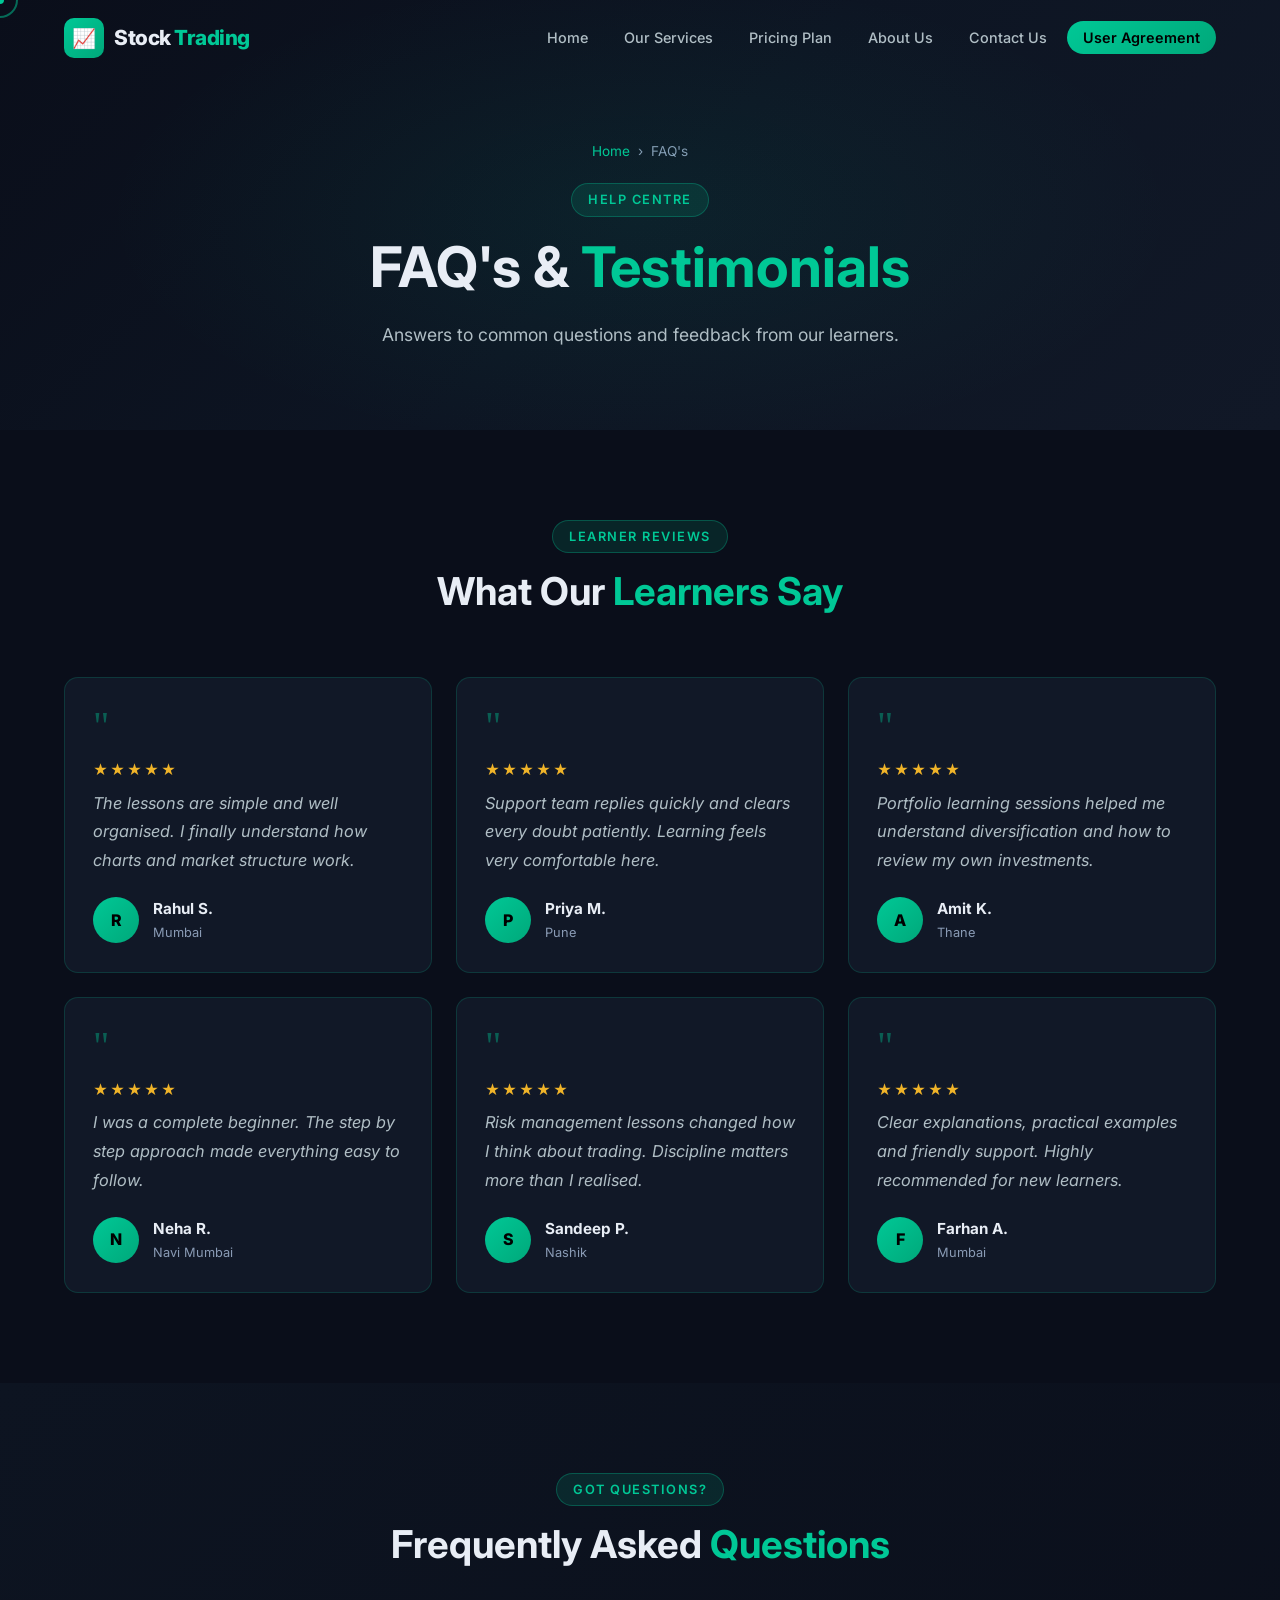
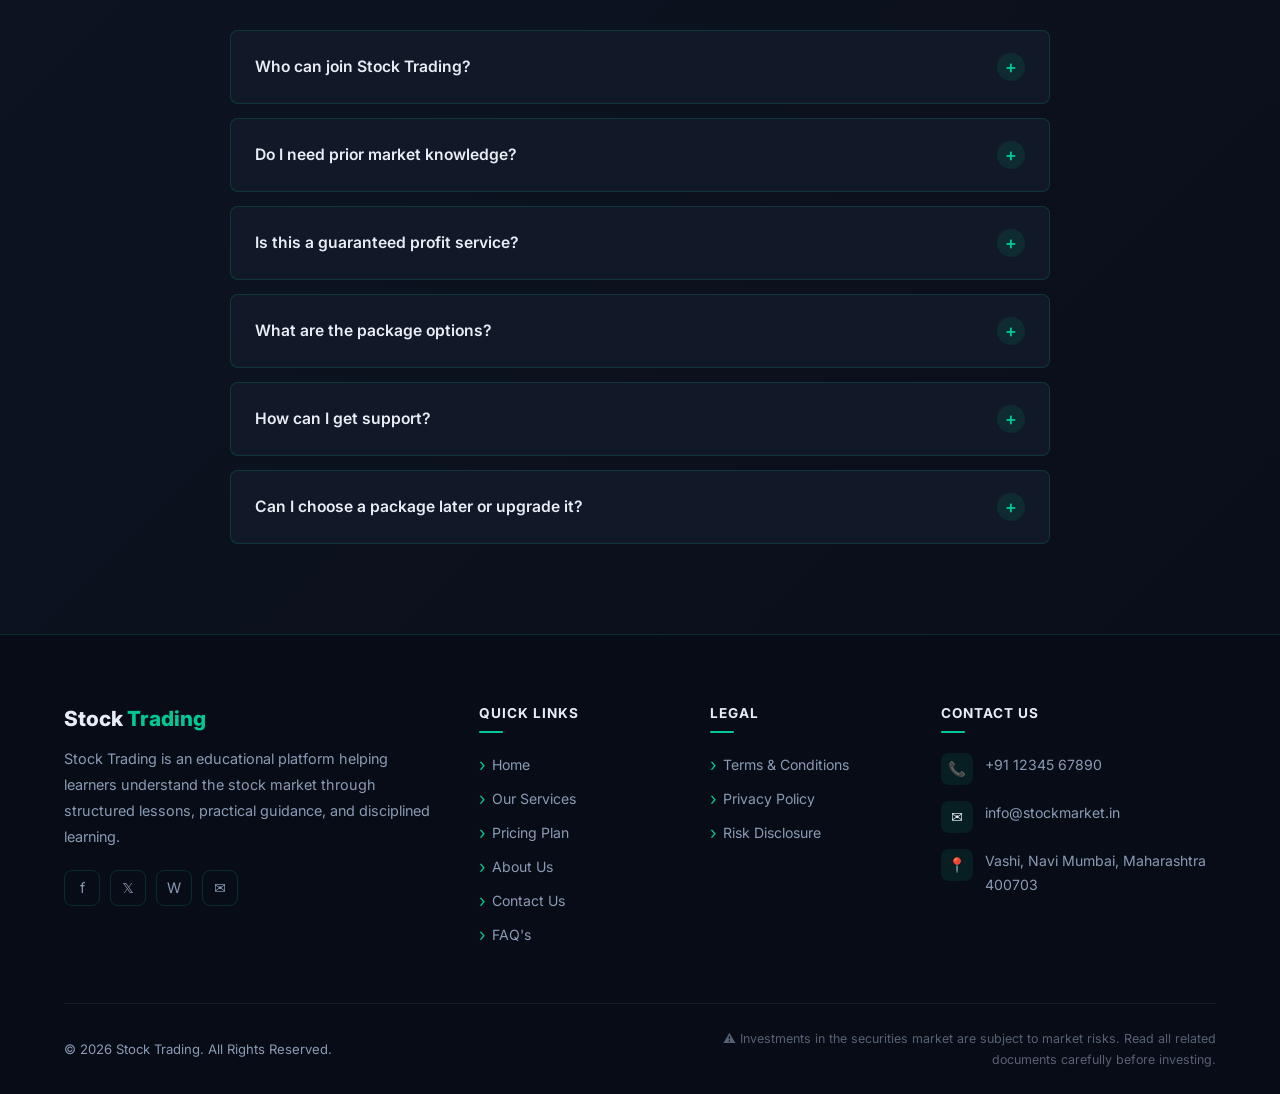
<file: faq.html>
<!DOCTYPE html>
<html lang="en">
<head>
  <meta charset="UTF-8"/>
  <meta name="viewport" content="width=device-width, initial-scale=1.0"/>
  <title>FAQ's & Testimonials – Stock Trading</title>
  <meta name="description" content="Frequently asked questions and learner testimonials for Stock Trading – India's trusted stock market educational platform."/>
  <meta name="robots" content="index, follow"/>
  <link rel="canonical" href="https://www.stocktrading.in/faq.html"/>
  <link rel="preconnect" href="https://fonts.googleapis.com"/>
  <link href="https://fonts.googleapis.com/css2?family=Inter:wght@400;500;600;700;800;900&display=swap" rel="stylesheet"/>
  <link rel="stylesheet" href="css/style.css"/>

  <!-- FAQ Schema -->
  <script type="application/ld+json">
  {
    "@context": "https://schema.org",
    "@type": "FAQPage",
    "mainEntity": [
      {"@type":"Question","name":"Who can join Stock Trading?","acceptedAnswer":{"@type":"Answer","text":"Anyone interested in learning the stock market can join, including complete beginners, students, and working professionals."}},
      {"@type":"Question","name":"Do I need prior market knowledge?","acceptedAnswer":{"@type":"Answer","text":"No. Our lessons begin from the basics and gradually move towards advanced topics."}},
      {"@type":"Question","name":"Is this a guaranteed profit service?","acceptedAnswer":{"@type":"Answer","text":"No. We provide education only. Markets carry risk and no profit or return is guaranteed."}},
      {"@type":"Question","name":"What are the package options?","acceptedAnswer":{"@type":"Answer","text":"We offer three packages: Basic Package, Smart Package, and Premium Package."}},
      {"@type":"Question","name":"How can I get support?","acceptedAnswer":{"@type":"Answer","text":"You can reach us through email and chat. Premium members also get WhatsApp and priority call support."}}
    ]
  }
  </script>
</head>
<body>

<div id="loading-screen">
  <div class="loader-logo">Stock <span>Trading</span></div>
  <div class="loader-bar"><div class="loader-fill"></div></div>
</div>
<div id="cursor-dot"></div>
<div id="cursor-ring"></div>

<nav class="navbar" role="navigation" aria-label="Main navigation">
  <div class="navbar-inner">
    <a href="index.html" class="nav-logo" aria-label="Stock Trading Home">
      <div class="nav-logo-icon">📈</div>
      <span class="nav-logo-text">Stock <span>Trading</span></span>
    </a>
    <button class="hamburger" aria-label="Toggle menu"><span></span><span></span><span></span></button>
    <ul class="nav-links">
      <li><a href="index.html">Home</a></li>
      <li><a href="services.html">Our Services</a></li>
      <li><a href="pricing.html">Pricing Plan</a></li>
      <li><a href="about.html">About Us</a></li>
      <li><a href="contact.html">Contact Us</a></li>
      <li><a href="user-agreement.html" class="nav-cta">User Agreement</a></li>
    </ul>
  </div>
  <div class="nav-overlay"></div>
</nav>

<!-- BANNER -->
<div class="page-banner">
  <div class="container">
    <nav class="breadcrumb" aria-label="Breadcrumb">
      <a href="index.html">Home</a> <span>›</span> <span>FAQ's</span>
    </nav>
    <div class="section-tag" data-aos="fade-up">Help Centre</div>
    <h1 data-aos="fade-up" data-aos-delay="100">FAQ's &amp; <span class="highlight">Testimonials</span></h1>
    <p data-aos="fade-up" data-aos-delay="200">Answers to common questions and feedback from our learners.</p>
  </div>
</div>

<!-- TESTIMONIALS -->
<section class="testimonials-section" aria-labelledby="test-heading">
  <div class="container">
    <div class="section-header">
      <div class="section-tag" data-aos="fade-up">Learner Reviews</div>
      <h2 id="test-heading" data-aos="fade-up" data-aos-delay="100">What Our <span class="highlight">Learners Say</span></h2>
    </div>
    <div class="testimonials-grid">
      <div class="testimonial-card" data-aos="fade-up" data-aos-delay="100">
        <div class="testimonial-quote">"</div>
        <div class="star-rating">★★★★★</div>
        <p class="testimonial-text">The lessons are simple and well organised. I finally understand how charts and market structure work.</p>
        <div class="testimonial-author">
          <div class="author-avatar">R</div>
          <div><div class="author-name">Rahul S.</div><div class="author-location">Mumbai</div></div>
        </div>
      </div>
      <div class="testimonial-card" data-aos="fade-up" data-aos-delay="150">
        <div class="testimonial-quote">"</div>
        <div class="star-rating">★★★★★</div>
        <p class="testimonial-text">Support team replies quickly and clears every doubt patiently. Learning feels very comfortable here.</p>
        <div class="testimonial-author">
          <div class="author-avatar">P</div>
          <div><div class="author-name">Priya M.</div><div class="author-location">Pune</div></div>
        </div>
      </div>
      <div class="testimonial-card" data-aos="fade-up" data-aos-delay="200">
        <div class="testimonial-quote">"</div>
        <div class="star-rating">★★★★★</div>
        <p class="testimonial-text">Portfolio learning sessions helped me understand diversification and how to review my own investments.</p>
        <div class="testimonial-author">
          <div class="author-avatar">A</div>
          <div><div class="author-name">Amit K.</div><div class="author-location">Thane</div></div>
        </div>
      </div>
      <div class="testimonial-card" data-aos="fade-up" data-aos-delay="250">
        <div class="testimonial-quote">"</div>
        <div class="star-rating">★★★★★</div>
        <p class="testimonial-text">I was a complete beginner. The step by step approach made everything easy to follow.</p>
        <div class="testimonial-author">
          <div class="author-avatar">N</div>
          <div><div class="author-name">Neha R.</div><div class="author-location">Navi Mumbai</div></div>
        </div>
      </div>
      <div class="testimonial-card" data-aos="fade-up" data-aos-delay="300">
        <div class="testimonial-quote">"</div>
        <div class="star-rating">★★★★★</div>
        <p class="testimonial-text">Risk management lessons changed how I think about trading. Discipline matters more than I realised.</p>
        <div class="testimonial-author">
          <div class="author-avatar">S</div>
          <div><div class="author-name">Sandeep P.</div><div class="author-location">Nashik</div></div>
        </div>
      </div>
      <div class="testimonial-card" data-aos="fade-up" data-aos-delay="350">
        <div class="testimonial-quote">"</div>
        <div class="star-rating">★★★★★</div>
        <p class="testimonial-text">Clear explanations, practical examples and friendly support. Highly recommended for new learners.</p>
        <div class="testimonial-author">
          <div class="author-avatar">F</div>
          <div><div class="author-name">Farhan A.</div><div class="author-location">Mumbai</div></div>
        </div>
      </div>
    </div>
  </div>
</section>

<!-- FAQs -->
<section class="faq-section" aria-labelledby="faq-heading">
  <div class="container">
    <div class="section-header">
      <div class="section-tag" data-aos="fade-up">Got Questions?</div>
      <h2 id="faq-heading" data-aos="fade-up" data-aos-delay="100">Frequently Asked <span class="highlight">Questions</span></h2>
    </div>
    <div class="faq-list">
      <div class="faq-item" data-aos="fade-up" data-aos-delay="100">
        <div class="faq-question" role="button" aria-expanded="false">Who can join Stock Trading?<span class="faq-icon">+</span></div>
        <div class="faq-answer"><p>Anyone interested in learning the stock market can join, including complete beginners, students, and working professionals.</p></div>
      </div>
      <div class="faq-item" data-aos="fade-up" data-aos-delay="120">
        <div class="faq-question" role="button" aria-expanded="false">Do I need prior market knowledge?<span class="faq-icon">+</span></div>
        <div class="faq-answer"><p>No. Our lessons begin from the basics and gradually move towards advanced topics.</p></div>
      </div>
      <div class="faq-item" data-aos="fade-up" data-aos-delay="140">
        <div class="faq-question" role="button" aria-expanded="false">Is this a guaranteed profit service?<span class="faq-icon">+</span></div>
        <div class="faq-answer"><p>No. We provide education only. Markets carry risk and no profit or return is guaranteed.</p></div>
      </div>
      <div class="faq-item" data-aos="fade-up" data-aos-delay="160">
        <div class="faq-question" role="button" aria-expanded="false">What are the package options?<span class="faq-icon">+</span></div>
        <div class="faq-answer"><p>We offer three packages: Basic Package, Smart Package, and Premium Package. Please visit the <a href="pricing.html">Pricing Plan</a> page for details.</p></div>
      </div>
      <div class="faq-item" data-aos="fade-up" data-aos-delay="180">
        <div class="faq-question" role="button" aria-expanded="false">How can I get support?<span class="faq-icon">+</span></div>
        <div class="faq-answer"><p>You can reach us through email and chat. Premium members also get WhatsApp and priority call support.</p></div>
      </div>
      <div class="faq-item" data-aos="fade-up" data-aos-delay="200">
        <div class="faq-question" role="button" aria-expanded="false">Can I choose a package later or upgrade it?<span class="faq-icon">+</span></div>
        <div class="faq-answer"><p>Yes. You can contact our team anytime to upgrade to a package that suits your needs.</p></div>
      </div>
    </div>
  </div>
</section>

<!-- FOOTER -->
<footer role="contentinfo">
  <div class="container">
    <div class="footer-grid">
      <div class="footer-brand">
        <h3>Stock <span>Trading</span></h3>
        <p>Stock Trading is an educational platform helping learners understand the stock market through structured lessons, practical guidance, and disciplined learning.</p>
        <div class="footer-social">
          <a href="#" aria-label="Facebook">f</a>
          <a href="#" aria-label="Twitter">𝕏</a>
          <a href="https://wa.me/911234567890" aria-label="WhatsApp" target="_blank" rel="noopener">W</a>
          <a href="mailto:info@stockmarket.in" aria-label="Email">✉</a>
        </div>
      </div>
      <div class="footer-col">
        <h4>Quick Links</h4>
        <ul class="footer-links">
          <li><a href="index.html">Home</a></li>
          <li><a href="services.html">Our Services</a></li>
          <li><a href="pricing.html">Pricing Plan</a></li>
          <li><a href="about.html">About Us</a></li>
          <li><a href="contact.html">Contact Us</a></li>
          <li><a href="faq.html">FAQ's</a></li>
        </ul>
      </div>
      <div class="footer-col">
        <h4>Legal</h4>
        <ul class="footer-links">
          <li><a href="terms.html">Terms &amp; Conditions</a></li>
          <li><a href="privacy.html">Privacy Policy</a></li>
          <li><a href="risk-disclosure.html">Risk Disclosure</a></li>
        </ul>
      </div>
      <div class="footer-col">
        <h4>Contact Us</h4>
        <div class="footer-contact-item">
          <div class="footer-contact-icon">📞</div>
          <div class="footer-contact-text"><a href="tel:+911234567890">+91 12345 67890</a></div>
        </div>
        <div class="footer-contact-item">
          <div class="footer-contact-icon">✉</div>
          <div class="footer-contact-text"><a href="mailto:info@stockmarket.in">info@stockmarket.in</a></div>
        </div>
        <div class="footer-contact-item">
          <div class="footer-contact-icon">📍</div>
          <div class="footer-contact-text">Vashi, Navi Mumbai, Maharashtra 400703</div>
        </div>
      </div>
    </div>
    <div class="footer-bottom">
      <p class="footer-copyright">© 2026 Stock Trading. All Rights Reserved.</p>
      <p class="footer-disclaimer">⚠️ Investments in the securities market are subject to market risks. Read all related documents carefully before investing.</p>
    </div>
  </div>
</footer>

<script src="js/main.js"></script>
</body>
</html>
</file>
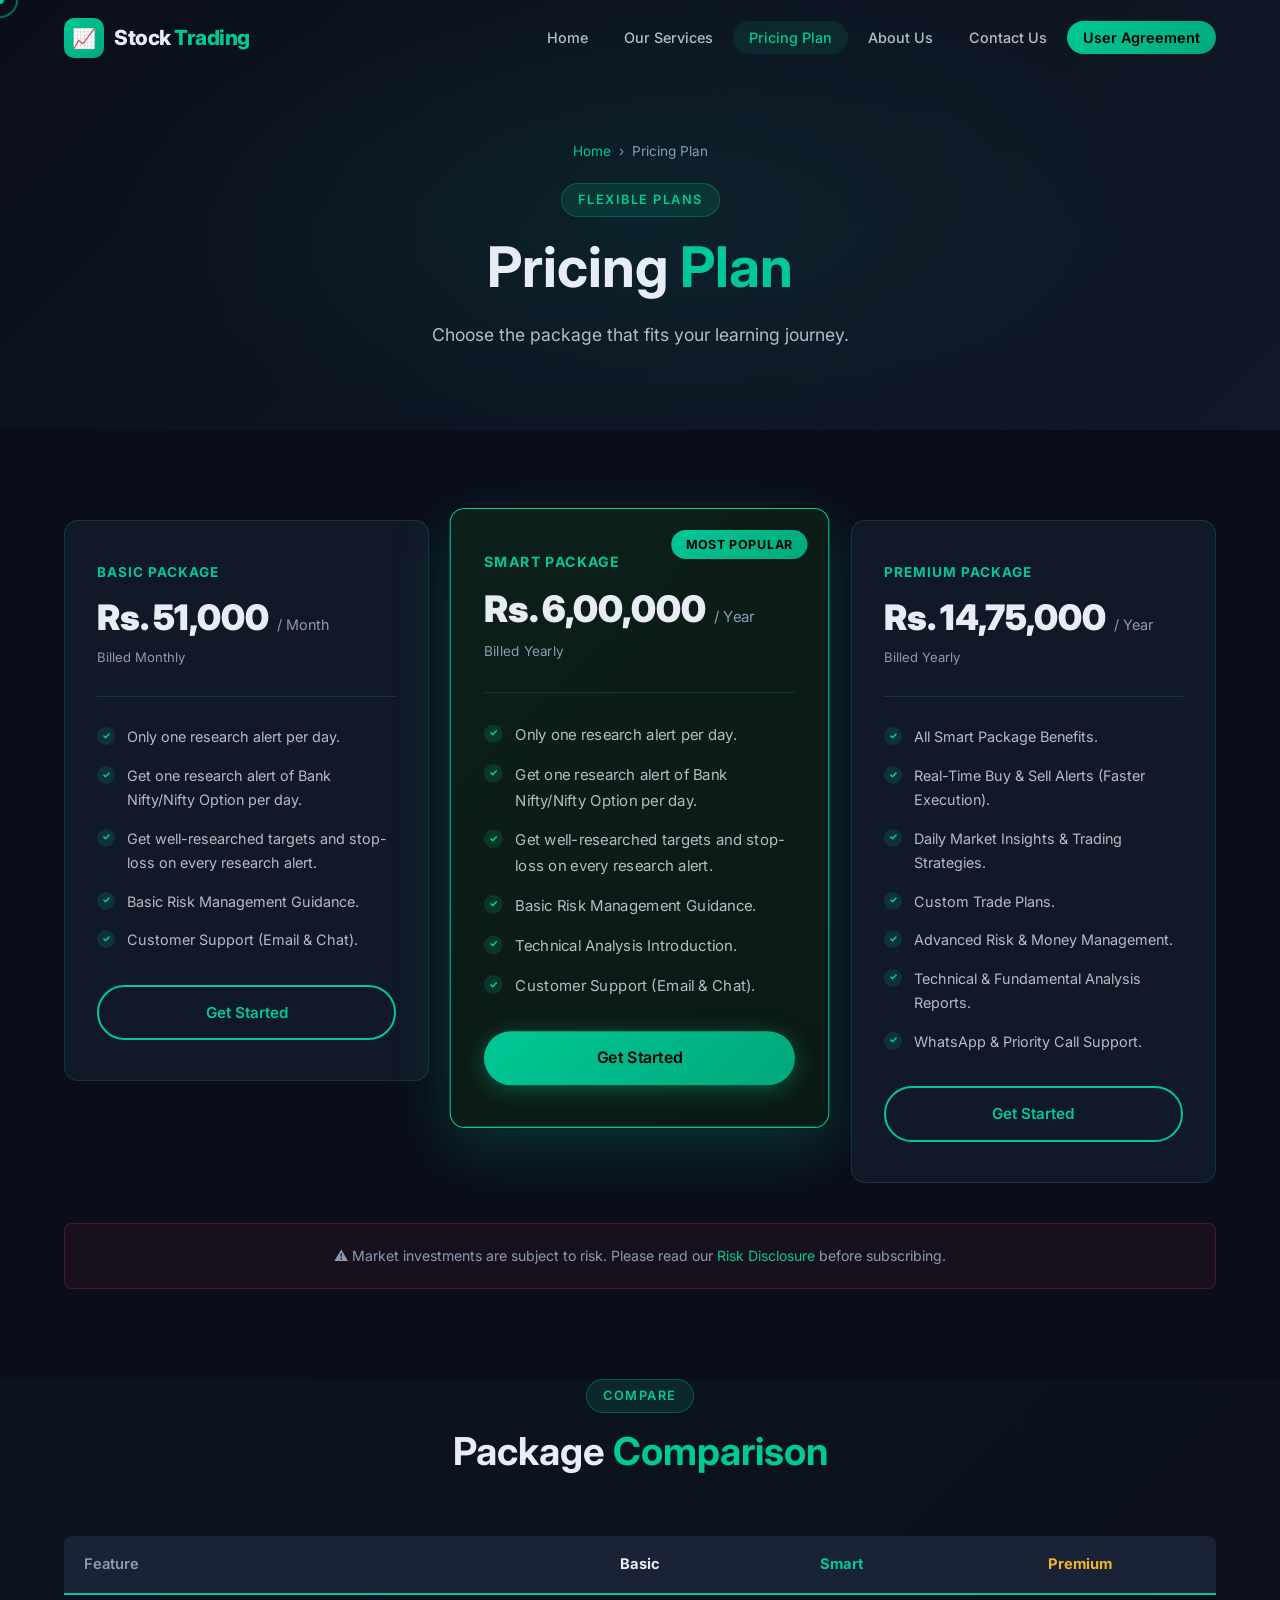
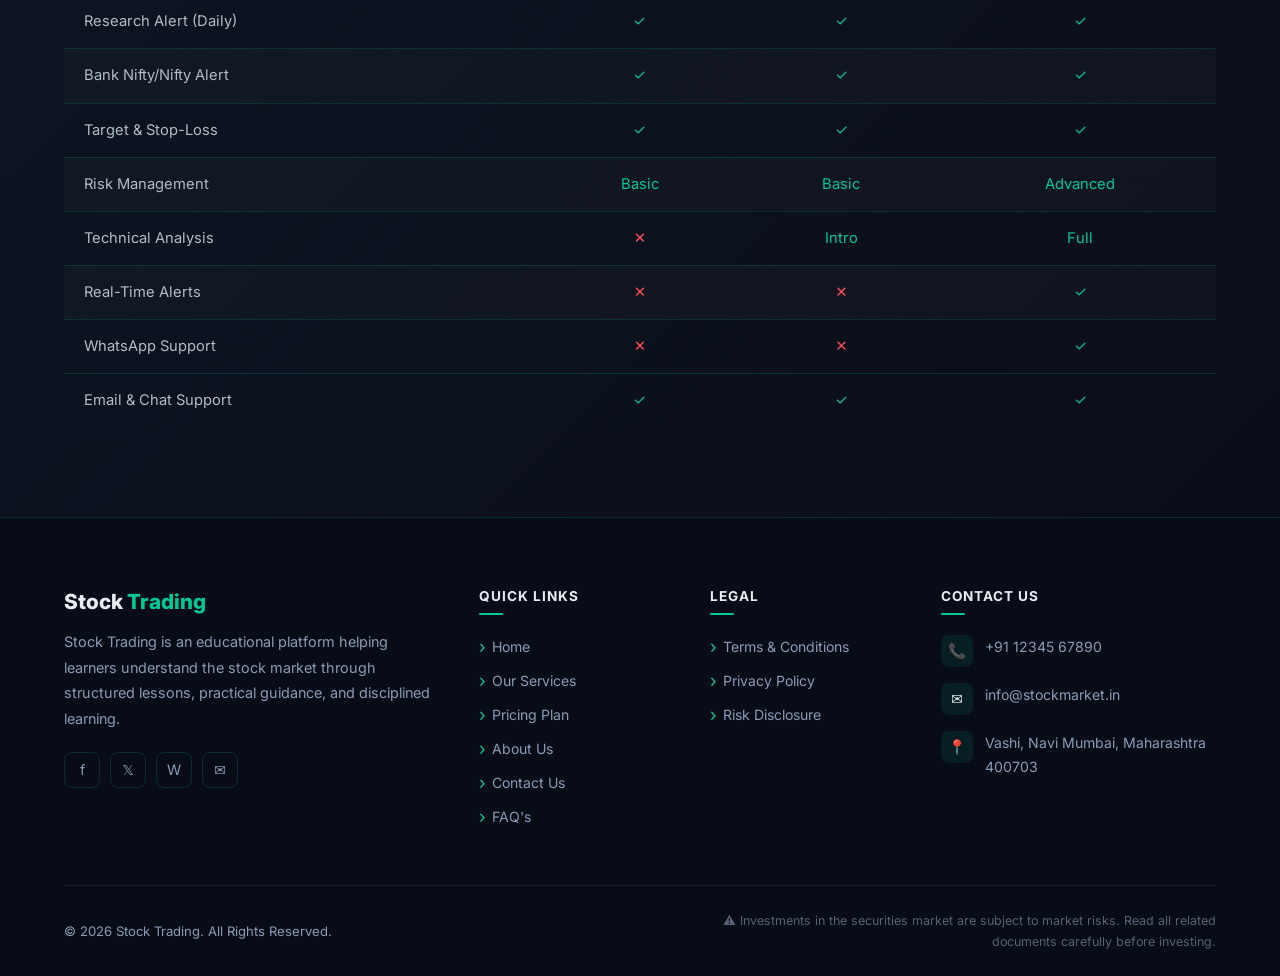
<file: pricing.html>
<!DOCTYPE html>
<html lang="en">
<head>
  <meta charset="UTF-8"/>
  <meta name="viewport" content="width=device-width, initial-scale=1.0"/>
  <title>Pricing Plan – Stock Trading | Basic, Smart & Premium Packages</title>
  <meta name="description" content="Choose from Stock Trading's Basic (₹51,000/month), Smart (₹6,00,000/year), or Premium (₹14,75,000/year) packages. SEBi-compliant educational plans for stock market learners."/>
  <meta name="keywords" content="stock trading pricing, stock market course fees, trading education packages India, Navi Mumbai"/>
  <meta name="robots" content="index, follow"/>
  <link rel="canonical" href="https://www.stocktrading.in/pricing.html"/>
  <link rel="preconnect" href="https://fonts.googleapis.com"/>
  <link href="https://fonts.googleapis.com/css2?family=Inter:wght@400;500;600;700;800;900&display=swap" rel="stylesheet"/>
  <link rel="stylesheet" href="css/style.css"/>
</head>
<body>

<div id="loading-screen">
  <div class="loader-logo">Stock <span>Trading</span></div>
  <div class="loader-bar"><div class="loader-fill"></div></div>
</div>
<div id="cursor-dot"></div>
<div id="cursor-ring"></div>

<nav class="navbar" role="navigation" aria-label="Main navigation">
  <div class="navbar-inner">
    <a href="index.html" class="nav-logo" aria-label="Stock Trading Home">
      <div class="nav-logo-icon">📈</div>
      <span class="nav-logo-text">Stock <span>Trading</span></span>
    </a>
    <button class="hamburger" aria-label="Toggle menu"><span></span><span></span><span></span></button>
    <ul class="nav-links">
      <li><a href="index.html">Home</a></li>
      <li><a href="services.html">Our Services</a></li>
      <li><a href="pricing.html" class="active">Pricing Plan</a></li>
      <li><a href="about.html">About Us</a></li>
      <li><a href="contact.html">Contact Us</a></li>
      <li><a href="user-agreement.html" class="nav-cta">User Agreement</a></li>
    </ul>
  </div>
  <div class="nav-overlay"></div>
</nav>

<!-- BANNER -->
<div class="page-banner">
  <div class="container">
    <nav class="breadcrumb" aria-label="Breadcrumb">
      <a href="index.html">Home</a> <span>›</span> <span>Pricing Plan</span>
    </nav>
    <div class="section-tag" data-aos="fade-up">Flexible Plans</div>
    <h1 data-aos="fade-up" data-aos-delay="100">Pricing <span class="highlight">Plan</span></h1>
    <p data-aos="fade-up" data-aos-delay="200">Choose the package that fits your learning journey.</p>
  </div>
</div>

<!-- PRICING CARDS -->
<section style="background: var(--bg-dark);">
  <div class="container">
    <div class="pricing-grid">

      <!-- BASIC -->
      <div class="pricing-card" data-aos="fade-up" data-aos-delay="100">
        <div class="pricing-plan-name">Basic Package</div>
        <div class="pricing-price">
          <span class="amount">Rs. 51,000</span>
          <span class="period">/ Month</span>
        </div>
        <p class="pricing-billing">Billed Monthly</p>
        <div class="pricing-divider"></div>
        <ul class="pricing-features" aria-label="Basic package features">
          <li><span class="feat-icon">✓</span> Only one research alert per day.</li>
          <li><span class="feat-icon">✓</span> Get one research alert of Bank Nifty/Nifty Option per day.</li>
          <li><span class="feat-icon">✓</span> Get well-researched targets and stop-loss on every research alert.</li>
          <li><span class="feat-icon">✓</span> Basic Risk Management Guidance.</li>
          <li><span class="feat-icon">✓</span> Customer Support (Email &amp; Chat).</li>
        </ul>
        <a href="contact.html" class="btn btn-outline w-full" style="justify-content:center;">Get Started</a>
      </div>

      <!-- SMART (FEATURED) -->
      <div class="pricing-card featured" data-aos="zoom-in" data-aos-delay="200">
        <div class="featured-badge">Most Popular</div>
        <div class="pricing-plan-name">Smart Package</div>
        <div class="pricing-price">
          <span class="amount">Rs. 6,00,000</span>
          <span class="period">/ Year</span>
        </div>
        <p class="pricing-billing">Billed Yearly</p>
        <div class="pricing-divider"></div>
        <ul class="pricing-features" aria-label="Smart package features">
          <li><span class="feat-icon">✓</span> Only one research alert per day.</li>
          <li><span class="feat-icon">✓</span> Get one research alert of Bank Nifty/Nifty Option per day.</li>
          <li><span class="feat-icon">✓</span> Get well-researched targets and stop-loss on every research alert.</li>
          <li><span class="feat-icon">✓</span> Basic Risk Management Guidance.</li>
          <li><span class="feat-icon">✓</span> Technical Analysis Introduction.</li>
          <li><span class="feat-icon">✓</span> Customer Support (Email &amp; Chat).</li>
        </ul>
        <a href="contact.html" class="btn btn-primary w-full" style="justify-content:center;">Get Started</a>
      </div>

      <!-- PREMIUM -->
      <div class="pricing-card" data-aos="fade-up" data-aos-delay="300">
        <div class="pricing-plan-name">Premium Package</div>
        <div class="pricing-price">
          <span class="amount">Rs. 14,75,000</span>
          <span class="period">/ Year</span>
        </div>
        <p class="pricing-billing">Billed Yearly</p>
        <div class="pricing-divider"></div>
        <ul class="pricing-features" aria-label="Premium package features">
          <li><span class="feat-icon">✓</span> All Smart Package Benefits.</li>
          <li><span class="feat-icon">✓</span> Real-Time Buy &amp; Sell Alerts (Faster Execution).</li>
          <li><span class="feat-icon">✓</span> Daily Market Insights &amp; Trading Strategies.</li>
          <li><span class="feat-icon">✓</span> Custom Trade Plans.</li>
          <li><span class="feat-icon">✓</span> Advanced Risk &amp; Money Management.</li>
          <li><span class="feat-icon">✓</span> Technical &amp; Fundamental Analysis Reports.</li>
          <li><span class="feat-icon">✓</span> WhatsApp &amp; Priority Call Support.</li>
        </ul>
        <a href="contact.html" class="btn btn-outline w-full" style="justify-content:center;">Get Started</a>
      </div>

    </div>

    <!-- Pricing Note -->
    <div class="pricing-note" data-aos="fade-up" data-aos-delay="400">
      ⚠️ Market investments are subject to risk. Please read our
      <a href="risk-disclosure.html">Risk Disclosure</a> before subscribing.
    </div>
  </div>
</section>

<!-- COMPARISON TABLE -->
<section style="background: linear-gradient(135deg,#0d1421 0%,#0a0e1a 100%); padding-top:0;">
  <div class="container">
    <div class="section-header">
      <div class="section-tag" data-aos="fade-up">Compare</div>
      <h2 data-aos="fade-up" data-aos-delay="100">Package <span class="highlight">Comparison</span></h2>
    </div>
    <div class="table-scroll" data-aos="fade-up" data-aos-delay="200">
      <table style="width:100%;border-collapse:collapse;font-size:0.92rem;">
        <thead>
          <tr style="background:var(--bg-card2);border-bottom:2px solid var(--primary);">
            <th style="padding:16px 20px;text-align:left;color:var(--text-muted);font-weight:600;">Feature</th>
            <th style="padding:16px 20px;text-align:center;color:var(--text-main);font-weight:700;">Basic</th>
            <th style="padding:16px 20px;text-align:center;color:var(--primary);font-weight:700;">Smart</th>
            <th style="padding:16px 20px;text-align:center;color:var(--accent);font-weight:700;">Premium</th>
          </tr>
        </thead>
        <tbody>
          <tr style="border-bottom:1px solid var(--border);">
            <td style="padding:14px 20px;color:var(--text-light);">Research Alert (Daily)</td>
            <td style="padding:14px 20px;text-align:center;color:var(--primary);">✓</td>
            <td style="padding:14px 20px;text-align:center;color:var(--primary);">✓</td>
            <td style="padding:14px 20px;text-align:center;color:var(--primary);">✓</td>
          </tr>
          <tr style="border-bottom:1px solid var(--border);background:rgba(255,255,255,0.02);">
            <td style="padding:14px 20px;color:var(--text-light);">Bank Nifty/Nifty Alert</td>
            <td style="padding:14px 20px;text-align:center;color:var(--primary);">✓</td>
            <td style="padding:14px 20px;text-align:center;color:var(--primary);">✓</td>
            <td style="padding:14px 20px;text-align:center;color:var(--primary);">✓</td>
          </tr>
          <tr style="border-bottom:1px solid var(--border);">
            <td style="padding:14px 20px;color:var(--text-light);">Target &amp; Stop-Loss</td>
            <td style="padding:14px 20px;text-align:center;color:var(--primary);">✓</td>
            <td style="padding:14px 20px;text-align:center;color:var(--primary);">✓</td>
            <td style="padding:14px 20px;text-align:center;color:var(--primary);">✓</td>
          </tr>
          <tr style="border-bottom:1px solid var(--border);background:rgba(255,255,255,0.02);">
            <td style="padding:14px 20px;color:var(--text-light);">Risk Management</td>
            <td style="padding:14px 20px;text-align:center;color:var(--primary);">Basic</td>
            <td style="padding:14px 20px;text-align:center;color:var(--primary);">Basic</td>
            <td style="padding:14px 20px;text-align:center;color:var(--primary);">Advanced</td>
          </tr>
          <tr style="border-bottom:1px solid var(--border);">
            <td style="padding:14px 20px;color:var(--text-light);">Technical Analysis</td>
            <td style="padding:14px 20px;text-align:center;color:var(--red);">✕</td>
            <td style="padding:14px 20px;text-align:center;color:var(--primary);">Intro</td>
            <td style="padding:14px 20px;text-align:center;color:var(--primary);">Full</td>
          </tr>
          <tr style="border-bottom:1px solid var(--border);background:rgba(255,255,255,0.02);">
            <td style="padding:14px 20px;color:var(--text-light);">Real-Time Alerts</td>
            <td style="padding:14px 20px;text-align:center;color:var(--red);">✕</td>
            <td style="padding:14px 20px;text-align:center;color:var(--red);">✕</td>
            <td style="padding:14px 20px;text-align:center;color:var(--primary);">✓</td>
          </tr>
          <tr style="border-bottom:1px solid var(--border);">
            <td style="padding:14px 20px;color:var(--text-light);">WhatsApp Support</td>
            <td style="padding:14px 20px;text-align:center;color:var(--red);">✕</td>
            <td style="padding:14px 20px;text-align:center;color:var(--red);">✕</td>
            <td style="padding:14px 20px;text-align:center;color:var(--primary);">✓</td>
          </tr>
          <tr>
            <td style="padding:14px 20px;color:var(--text-light);">Email &amp; Chat Support</td>
            <td style="padding:14px 20px;text-align:center;color:var(--primary);">✓</td>
            <td style="padding:14px 20px;text-align:center;color:var(--primary);">✓</td>
            <td style="padding:14px 20px;text-align:center;color:var(--primary);">✓</td>
          </tr>
        </tbody>
      </table>
    </div>
  </div>
</section>

<!-- FOOTER -->
<footer role="contentinfo">
  <div class="container">
    <div class="footer-grid">
      <div class="footer-brand">
        <h3>Stock <span>Trading</span></h3>
        <p>Stock Trading is an educational platform helping learners understand the stock market through structured lessons, practical guidance, and disciplined learning.</p>
        <div class="footer-social">
          <a href="#" aria-label="Facebook">f</a>
          <a href="#" aria-label="Twitter">𝕏</a>
          <a href="https://wa.me/911234567890" aria-label="WhatsApp" target="_blank" rel="noopener">W</a>
          <a href="mailto:info@stockmarket.in" aria-label="Email">✉</a>
        </div>
      </div>
      <div class="footer-col">
        <h4>Quick Links</h4>
        <ul class="footer-links">
          <li><a href="index.html">Home</a></li>
          <li><a href="services.html">Our Services</a></li>
          <li><a href="pricing.html">Pricing Plan</a></li>
          <li><a href="about.html">About Us</a></li>
          <li><a href="contact.html">Contact Us</a></li>
          <li><a href="faq.html">FAQ's</a></li>
        </ul>
      </div>
      <div class="footer-col">
        <h4>Legal</h4>
        <ul class="footer-links">
          <li><a href="terms.html">Terms &amp; Conditions</a></li>
          <li><a href="privacy.html">Privacy Policy</a></li>
          <li><a href="risk-disclosure.html">Risk Disclosure</a></li>
        </ul>
      </div>
      <div class="footer-col">
        <h4>Contact Us</h4>
        <div class="footer-contact-item">
          <div class="footer-contact-icon">📞</div>
          <div class="footer-contact-text"><a href="tel:+911234567890">+91 12345 67890</a></div>
        </div>
        <div class="footer-contact-item">
          <div class="footer-contact-icon">✉</div>
          <div class="footer-contact-text"><a href="mailto:info@stockmarket.in">info@stockmarket.in</a></div>
        </div>
        <div class="footer-contact-item">
          <div class="footer-contact-icon">📍</div>
          <div class="footer-contact-text">Vashi, Navi Mumbai, Maharashtra 400703</div>
        </div>
      </div>
    </div>
    <div class="footer-bottom">
      <p class="footer-copyright">© 2026 Stock Trading. All Rights Reserved.</p>
      <p class="footer-disclaimer">⚠️ Investments in the securities market are subject to market risks. Read all related documents carefully before investing.</p>
    </div>
  </div>
</footer>

<script src="js/main.js"></script>
</body>
</html>
</file>
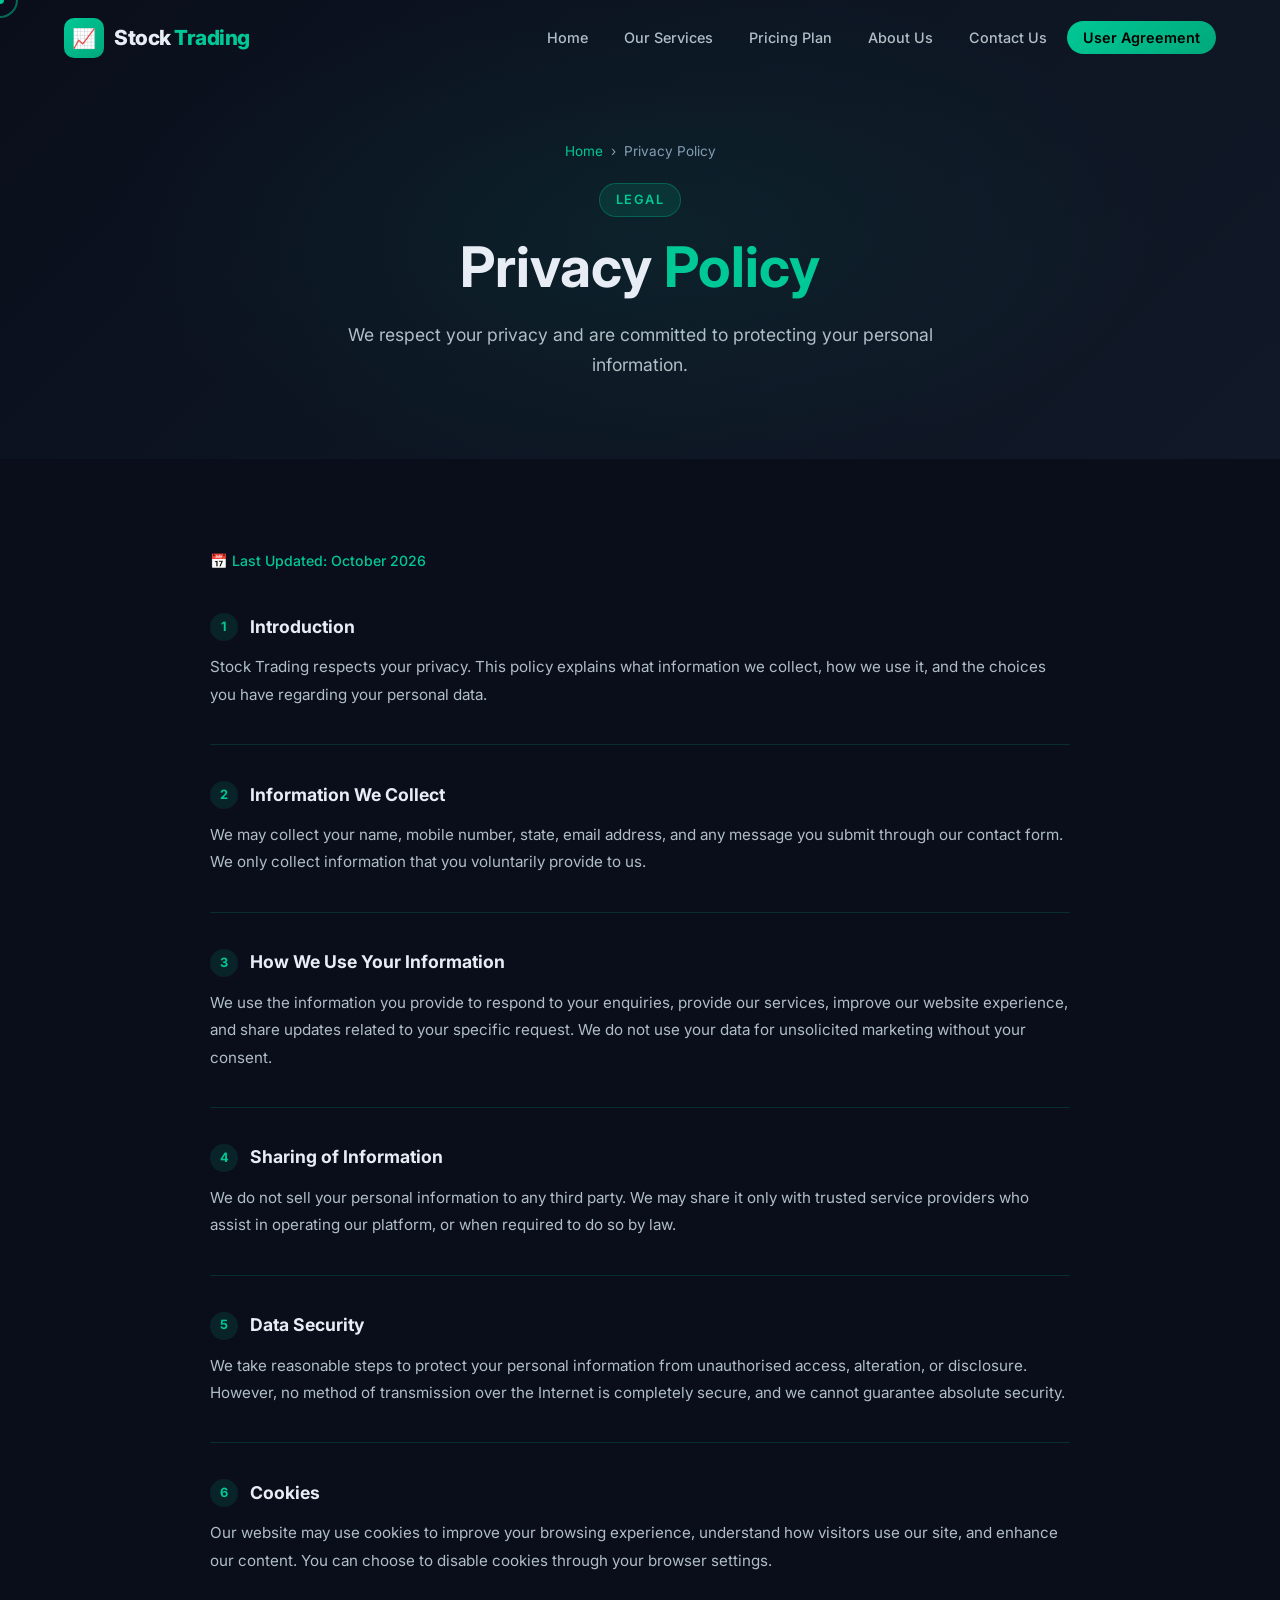
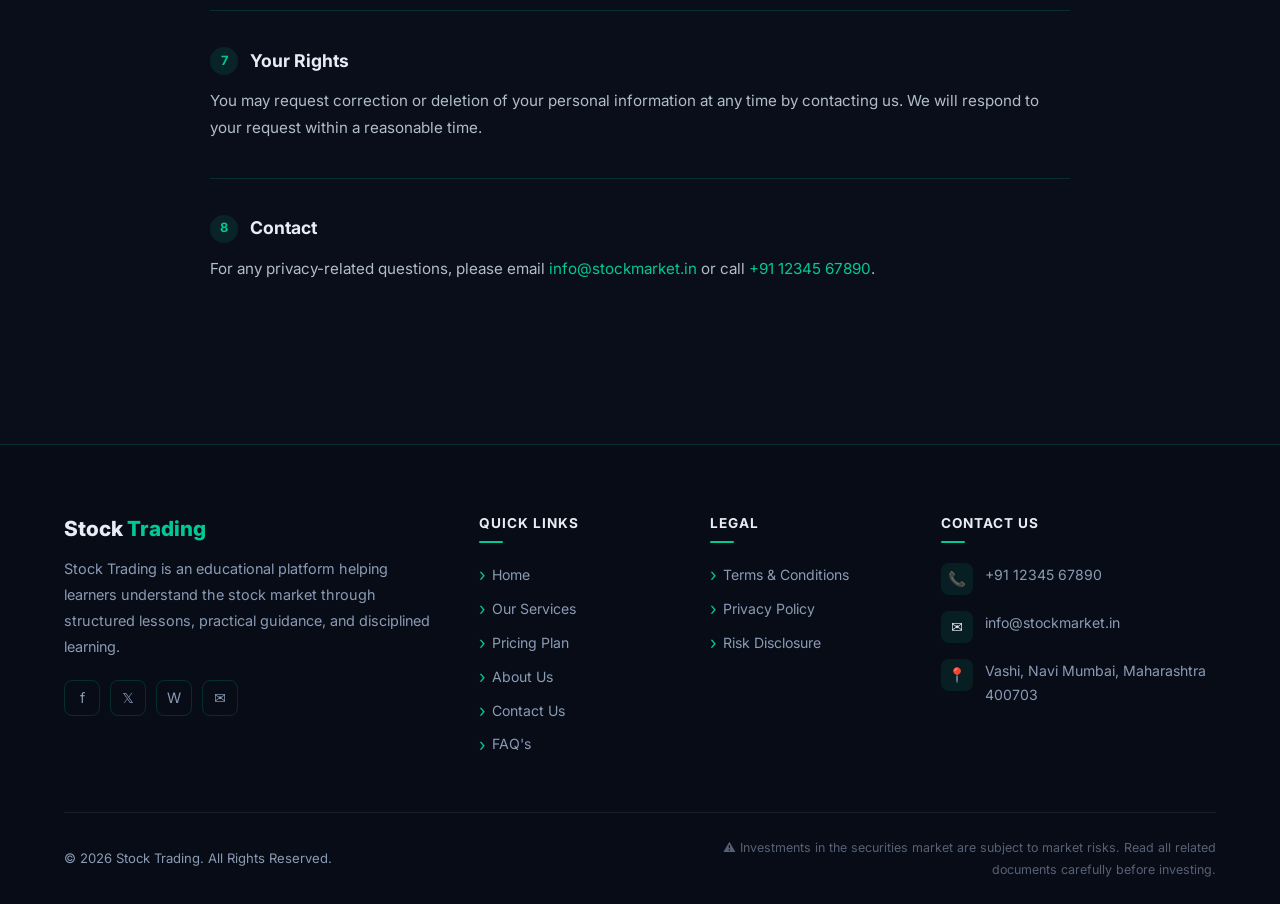
<file: privacy.html>
<!DOCTYPE html>
<html lang="en">
<head>
  <meta charset="UTF-8"/>
  <meta name="viewport" content="width=device-width, initial-scale=1.0"/>
  <title>Privacy Policy – Stock Trading</title>
  <meta name="description" content="Read Stock Trading's Privacy Policy. We respect your privacy and explain what information we collect and how we use it. Last updated October 2026."/>
  <meta name="robots" content="index, follow"/>
  <link rel="canonical" href="https://www.stocktrading.in/privacy.html"/>
  <link rel="preconnect" href="https://fonts.googleapis.com"/>
  <link href="https://fonts.googleapis.com/css2?family=Inter:wght@400;500;600;700;800;900&display=swap" rel="stylesheet"/>
  <link rel="stylesheet" href="css/style.css"/>
</head>
<body>

<div id="loading-screen">
  <div class="loader-logo">Stock <span>Trading</span></div>
  <div class="loader-bar"><div class="loader-fill"></div></div>
</div>
<div id="cursor-dot"></div>
<div id="cursor-ring"></div>

<nav class="navbar" role="navigation" aria-label="Main navigation">
  <div class="navbar-inner">
    <a href="index.html" class="nav-logo" aria-label="Stock Trading Home">
      <div class="nav-logo-icon">📈</div>
      <span class="nav-logo-text">Stock <span>Trading</span></span>
    </a>
    <button class="hamburger" aria-label="Toggle menu"><span></span><span></span><span></span></button>
    <ul class="nav-links">
      <li><a href="index.html">Home</a></li>
      <li><a href="services.html">Our Services</a></li>
      <li><a href="pricing.html">Pricing Plan</a></li>
      <li><a href="about.html">About Us</a></li>
      <li><a href="contact.html">Contact Us</a></li>
      <li><a href="user-agreement.html" class="nav-cta">User Agreement</a></li>
    </ul>
  </div>
  <div class="nav-overlay"></div>
</nav>

<div class="page-banner">
  <div class="container">
    <nav class="breadcrumb" aria-label="Breadcrumb">
      <a href="index.html">Home</a> <span>›</span> <span>Privacy Policy</span>
    </nav>
    <div class="section-tag" data-aos="fade-up">Legal</div>
    <h1 data-aos="fade-up" data-aos-delay="100">Privacy <span class="highlight">Policy</span></h1>
    <p data-aos="fade-up" data-aos-delay="200">We respect your privacy and are committed to protecting your personal information.</p>
  </div>
</div>

<section style="background:var(--bg-dark);">
  <div class="container">
    <div class="legal-content" data-aos="fade-up">
      <p class="legal-meta">📅 Last Updated: October 2026</p>

      <div class="legal-section">
        <h3><span class="legal-num">1</span> Introduction</h3>
        <p>Stock Trading respects your privacy. This policy explains what information we collect, how we use it, and the choices you have regarding your personal data.</p>
      </div>

      <div class="legal-section">
        <h3><span class="legal-num">2</span> Information We Collect</h3>
        <p>We may collect your name, mobile number, state, email address, and any message you submit through our contact form. We only collect information that you voluntarily provide to us.</p>
      </div>

      <div class="legal-section">
        <h3><span class="legal-num">3</span> How We Use Your Information</h3>
        <p>We use the information you provide to respond to your enquiries, provide our services, improve our website experience, and share updates related to your specific request. We do not use your data for unsolicited marketing without your consent.</p>
      </div>

      <div class="legal-section">
        <h3><span class="legal-num">4</span> Sharing of Information</h3>
        <p>We do not sell your personal information to any third party. We may share it only with trusted service providers who assist in operating our platform, or when required to do so by law.</p>
      </div>

      <div class="legal-section">
        <h3><span class="legal-num">5</span> Data Security</h3>
        <p>We take reasonable steps to protect your personal information from unauthorised access, alteration, or disclosure. However, no method of transmission over the Internet is completely secure, and we cannot guarantee absolute security.</p>
      </div>

      <div class="legal-section">
        <h3><span class="legal-num">6</span> Cookies</h3>
        <p>Our website may use cookies to improve your browsing experience, understand how visitors use our site, and enhance our content. You can choose to disable cookies through your browser settings.</p>
      </div>

      <div class="legal-section">
        <h3><span class="legal-num">7</span> Your Rights</h3>
        <p>You may request correction or deletion of your personal information at any time by contacting us. We will respond to your request within a reasonable time.</p>
      </div>

      <div class="legal-section">
        <h3><span class="legal-num">8</span> Contact</h3>
        <p>For any privacy-related questions, please email <a href="mailto:info@stockmarket.in">info@stockmarket.in</a> or call <a href="tel:+911234567890">+91 12345 67890</a>.</p>
      </div>
    </div>
  </div>
</section>

<footer role="contentinfo">
  <div class="container">
    <div class="footer-grid">
      <div class="footer-brand">
        <h3>Stock <span>Trading</span></h3>
        <p>Stock Trading is an educational platform helping learners understand the stock market through structured lessons, practical guidance, and disciplined learning.</p>
        <div class="footer-social">
          <a href="#" aria-label="Facebook">f</a>
          <a href="#" aria-label="Twitter">𝕏</a>
          <a href="https://wa.me/911234567890" aria-label="WhatsApp" target="_blank" rel="noopener">W</a>
          <a href="mailto:info@stockmarket.in" aria-label="Email">✉</a>
        </div>
      </div>
      <div class="footer-col">
        <h4>Quick Links</h4>
        <ul class="footer-links">
          <li><a href="index.html">Home</a></li>
          <li><a href="services.html">Our Services</a></li>
          <li><a href="pricing.html">Pricing Plan</a></li>
          <li><a href="about.html">About Us</a></li>
          <li><a href="contact.html">Contact Us</a></li>
          <li><a href="faq.html">FAQ's</a></li>
        </ul>
      </div>
      <div class="footer-col">
        <h4>Legal</h4>
        <ul class="footer-links">
          <li><a href="terms.html">Terms &amp; Conditions</a></li>
          <li><a href="privacy.html">Privacy Policy</a></li>
          <li><a href="risk-disclosure.html">Risk Disclosure</a></li>
        </ul>
      </div>
      <div class="footer-col">
        <h4>Contact Us</h4>
        <div class="footer-contact-item">
          <div class="footer-contact-icon">📞</div>
          <div class="footer-contact-text"><a href="tel:+911234567890">+91 12345 67890</a></div>
        </div>
        <div class="footer-contact-item">
          <div class="footer-contact-icon">✉</div>
          <div class="footer-contact-text"><a href="mailto:info@stockmarket.in">info@stockmarket.in</a></div>
        </div>
        <div class="footer-contact-item">
          <div class="footer-contact-icon">📍</div>
          <div class="footer-contact-text">Vashi, Navi Mumbai, Maharashtra 400703</div>
        </div>
      </div>
    </div>
    <div class="footer-bottom">
      <p class="footer-copyright">© 2026 Stock Trading. All Rights Reserved.</p>
      <p class="footer-disclaimer">⚠️ Investments in the securities market are subject to market risks. Read all related documents carefully before investing.</p>
    </div>
  </div>
</footer>
<script src="js/main.js"></script>
</body>
</html>
</file>
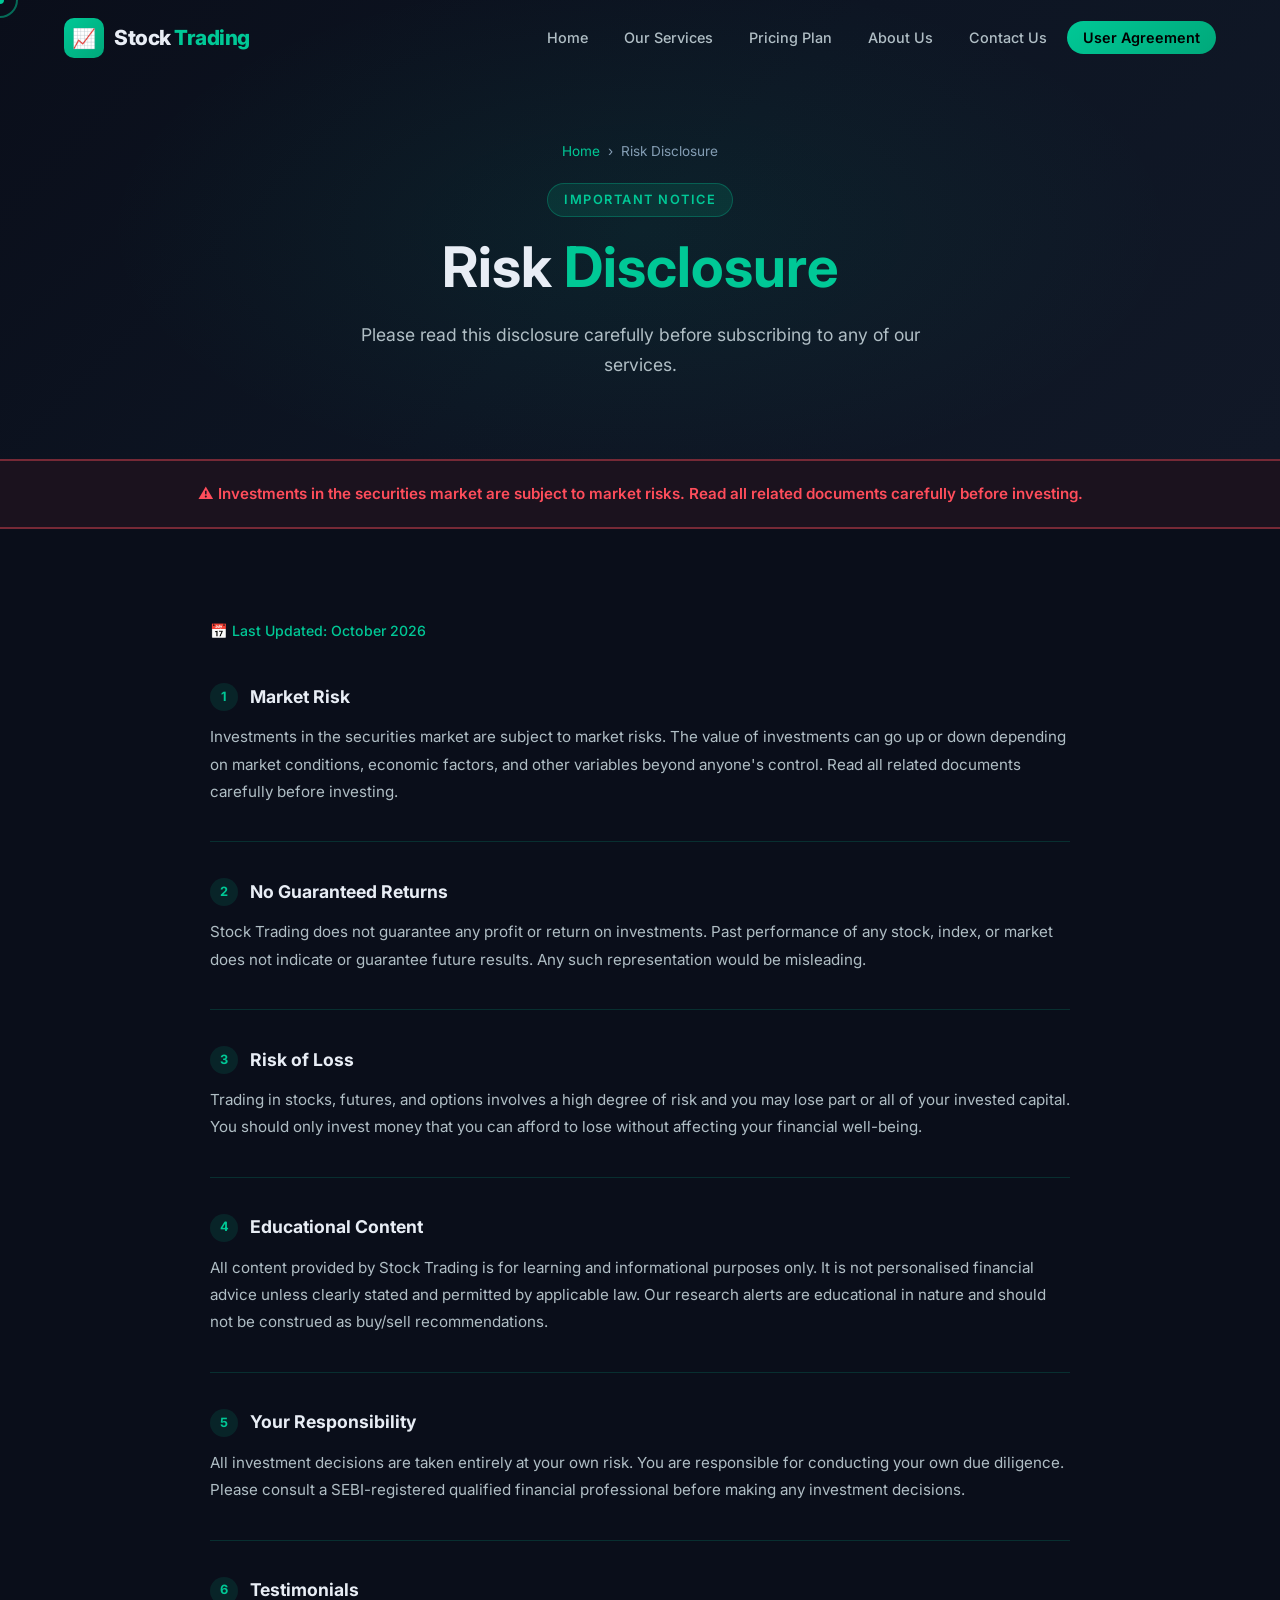
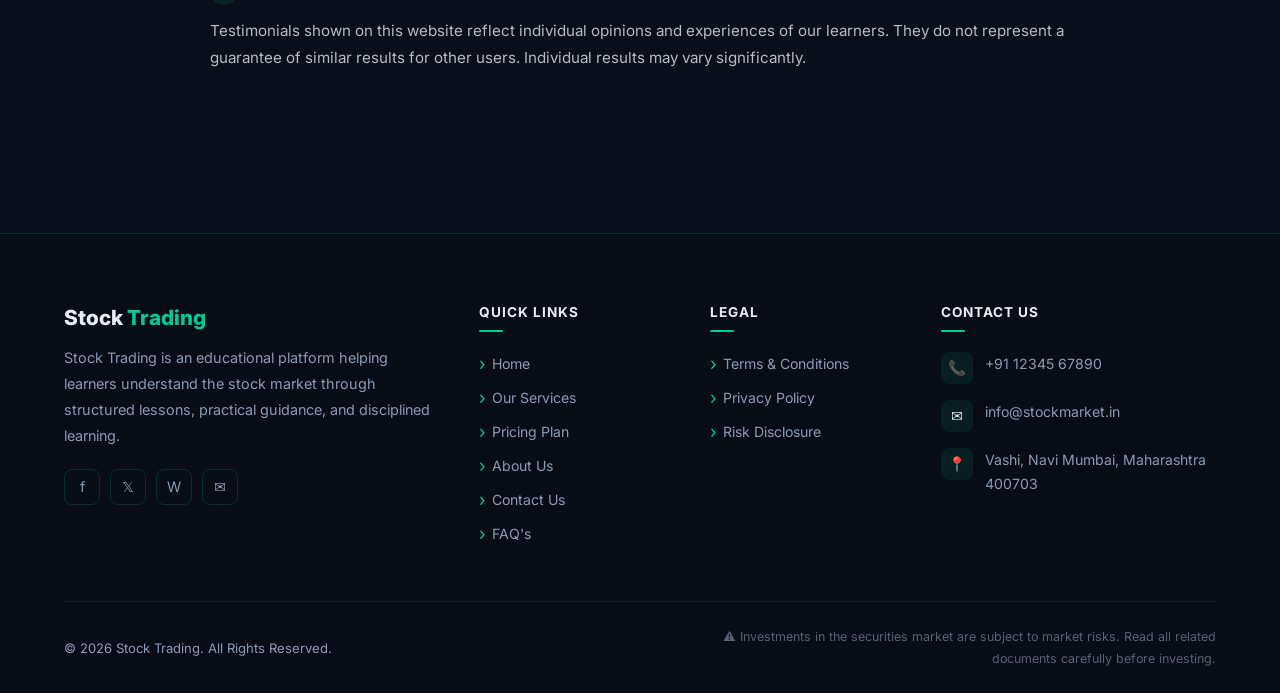
<file: risk-disclosure.html>
<!DOCTYPE html>
<html lang="en">
<head>
  <meta charset="UTF-8"/>
  <meta name="viewport" content="width=device-width, initial-scale=1.0"/>
  <title>Risk Disclosure – Stock Trading</title>
  <meta name="description" content="Read Stock Trading's Risk Disclosure. Investments in the securities market are subject to market risks. Please read all related documents carefully before investing."/>
  <meta name="robots" content="index, follow"/>
  <link rel="canonical" href="https://www.stocktrading.in/risk-disclosure.html"/>
  <link rel="preconnect" href="https://fonts.googleapis.com"/>
  <link href="https://fonts.googleapis.com/css2?family=Inter:wght@400;500;600;700;800;900&display=swap" rel="stylesheet"/>
  <link rel="stylesheet" href="css/style.css"/>
</head>
<body>

<div id="loading-screen">
  <div class="loader-logo">Stock <span>Trading</span></div>
  <div class="loader-bar"><div class="loader-fill"></div></div>
</div>
<div id="cursor-dot"></div>
<div id="cursor-ring"></div>

<nav class="navbar" role="navigation" aria-label="Main navigation">
  <div class="navbar-inner">
    <a href="index.html" class="nav-logo" aria-label="Stock Trading Home">
      <div class="nav-logo-icon">📈</div>
      <span class="nav-logo-text">Stock <span>Trading</span></span>
    </a>
    <button class="hamburger" aria-label="Toggle menu"><span></span><span></span><span></span></button>
    <ul class="nav-links">
      <li><a href="index.html">Home</a></li>
      <li><a href="services.html">Our Services</a></li>
      <li><a href="pricing.html">Pricing Plan</a></li>
      <li><a href="about.html">About Us</a></li>
      <li><a href="contact.html">Contact Us</a></li>
      <li><a href="user-agreement.html" class="nav-cta">User Agreement</a></li>
    </ul>
  </div>
  <div class="nav-overlay"></div>
</nav>

<div class="page-banner">
  <div class="container">
    <nav class="breadcrumb" aria-label="Breadcrumb">
      <a href="index.html">Home</a> <span>›</span> <span>Risk Disclosure</span>
    </nav>
    <div class="section-tag" data-aos="fade-up">Important Notice</div>
    <h1 data-aos="fade-up" data-aos-delay="100">Risk <span class="highlight">Disclosure</span></h1>
    <p data-aos="fade-up" data-aos-delay="200">Please read this disclosure carefully before subscribing to any of our services.</p>
  </div>
</div>

<!-- Important Notice Banner -->
<div style="background:rgba(255,77,91,0.07);border-top:2px solid rgba(255,77,91,0.4);border-bottom:2px solid rgba(255,77,91,0.4);padding:20px 0;">
  <div class="container">
    <p style="text-align:center;font-size:0.95rem;color:var(--red);font-weight:600;">
      ⚠️ Investments in the securities market are subject to market risks. Read all related documents carefully before investing.
    </p>
  </div>
</div>

<section style="background:var(--bg-dark);">
  <div class="container">
    <div class="legal-content" data-aos="fade-up">
      <p class="legal-meta">📅 Last Updated: October 2026</p>

      <div class="legal-section">
        <h3><span class="legal-num">1</span> Market Risk</h3>
        <p>Investments in the securities market are subject to market risks. The value of investments can go up or down depending on market conditions, economic factors, and other variables beyond anyone's control. Read all related documents carefully before investing.</p>
      </div>

      <div class="legal-section">
        <h3><span class="legal-num">2</span> No Guaranteed Returns</h3>
        <p>Stock Trading does not guarantee any profit or return on investments. Past performance of any stock, index, or market does not indicate or guarantee future results. Any such representation would be misleading.</p>
      </div>

      <div class="legal-section">
        <h3><span class="legal-num">3</span> Risk of Loss</h3>
        <p>Trading in stocks, futures, and options involves a high degree of risk and you may lose part or all of your invested capital. You should only invest money that you can afford to lose without affecting your financial well-being.</p>
      </div>

      <div class="legal-section">
        <h3><span class="legal-num">4</span> Educational Content</h3>
        <p>All content provided by Stock Trading is for learning and informational purposes only. It is not personalised financial advice unless clearly stated and permitted by applicable law. Our research alerts are educational in nature and should not be construed as buy/sell recommendations.</p>
      </div>

      <div class="legal-section">
        <h3><span class="legal-num">5</span> Your Responsibility</h3>
        <p>All investment decisions are taken entirely at your own risk. You are responsible for conducting your own due diligence. Please consult a SEBI-registered qualified financial professional before making any investment decisions.</p>
      </div>

      <div class="legal-section">
        <h3><span class="legal-num">6</span> Testimonials</h3>
        <p>Testimonials shown on this website reflect individual opinions and experiences of our learners. They do not represent a guarantee of similar results for other users. Individual results may vary significantly.</p>
      </div>
    </div>
  </div>
</section>

<footer role="contentinfo">
  <div class="container">
    <div class="footer-grid">
      <div class="footer-brand">
        <h3>Stock <span>Trading</span></h3>
        <p>Stock Trading is an educational platform helping learners understand the stock market through structured lessons, practical guidance, and disciplined learning.</p>
        <div class="footer-social">
          <a href="#" aria-label="Facebook">f</a>
          <a href="#" aria-label="Twitter">𝕏</a>
          <a href="https://wa.me/911234567890" aria-label="WhatsApp" target="_blank" rel="noopener">W</a>
          <a href="mailto:info@stockmarket.in" aria-label="Email">✉</a>
        </div>
      </div>
      <div class="footer-col">
        <h4>Quick Links</h4>
        <ul class="footer-links">
          <li><a href="index.html">Home</a></li>
          <li><a href="services.html">Our Services</a></li>
          <li><a href="pricing.html">Pricing Plan</a></li>
          <li><a href="about.html">About Us</a></li>
          <li><a href="contact.html">Contact Us</a></li>
          <li><a href="faq.html">FAQ's</a></li>
        </ul>
      </div>
      <div class="footer-col">
        <h4>Legal</h4>
        <ul class="footer-links">
          <li><a href="terms.html">Terms &amp; Conditions</a></li>
          <li><a href="privacy.html">Privacy Policy</a></li>
          <li><a href="risk-disclosure.html">Risk Disclosure</a></li>
        </ul>
      </div>
      <div class="footer-col">
        <h4>Contact Us</h4>
        <div class="footer-contact-item">
          <div class="footer-contact-icon">📞</div>
          <div class="footer-contact-text"><a href="tel:+911234567890">+91 12345 67890</a></div>
        </div>
        <div class="footer-contact-item">
          <div class="footer-contact-icon">✉</div>
          <div class="footer-contact-text"><a href="mailto:info@stockmarket.in">info@stockmarket.in</a></div>
        </div>
        <div class="footer-contact-item">
          <div class="footer-contact-icon">📍</div>
          <div class="footer-contact-text">Vashi, Navi Mumbai, Maharashtra 400703</div>
        </div>
      </div>
    </div>
    <div class="footer-bottom">
      <p class="footer-copyright">© 2026 Stock Trading. All Rights Reserved.</p>
      <p class="footer-disclaimer">⚠️ Investments in the securities market are subject to market risks. Read all related documents carefully before investing.</p>
    </div>
  </div>
</footer>
<script src="js/main.js"></script>
</body>
</html>
</file>
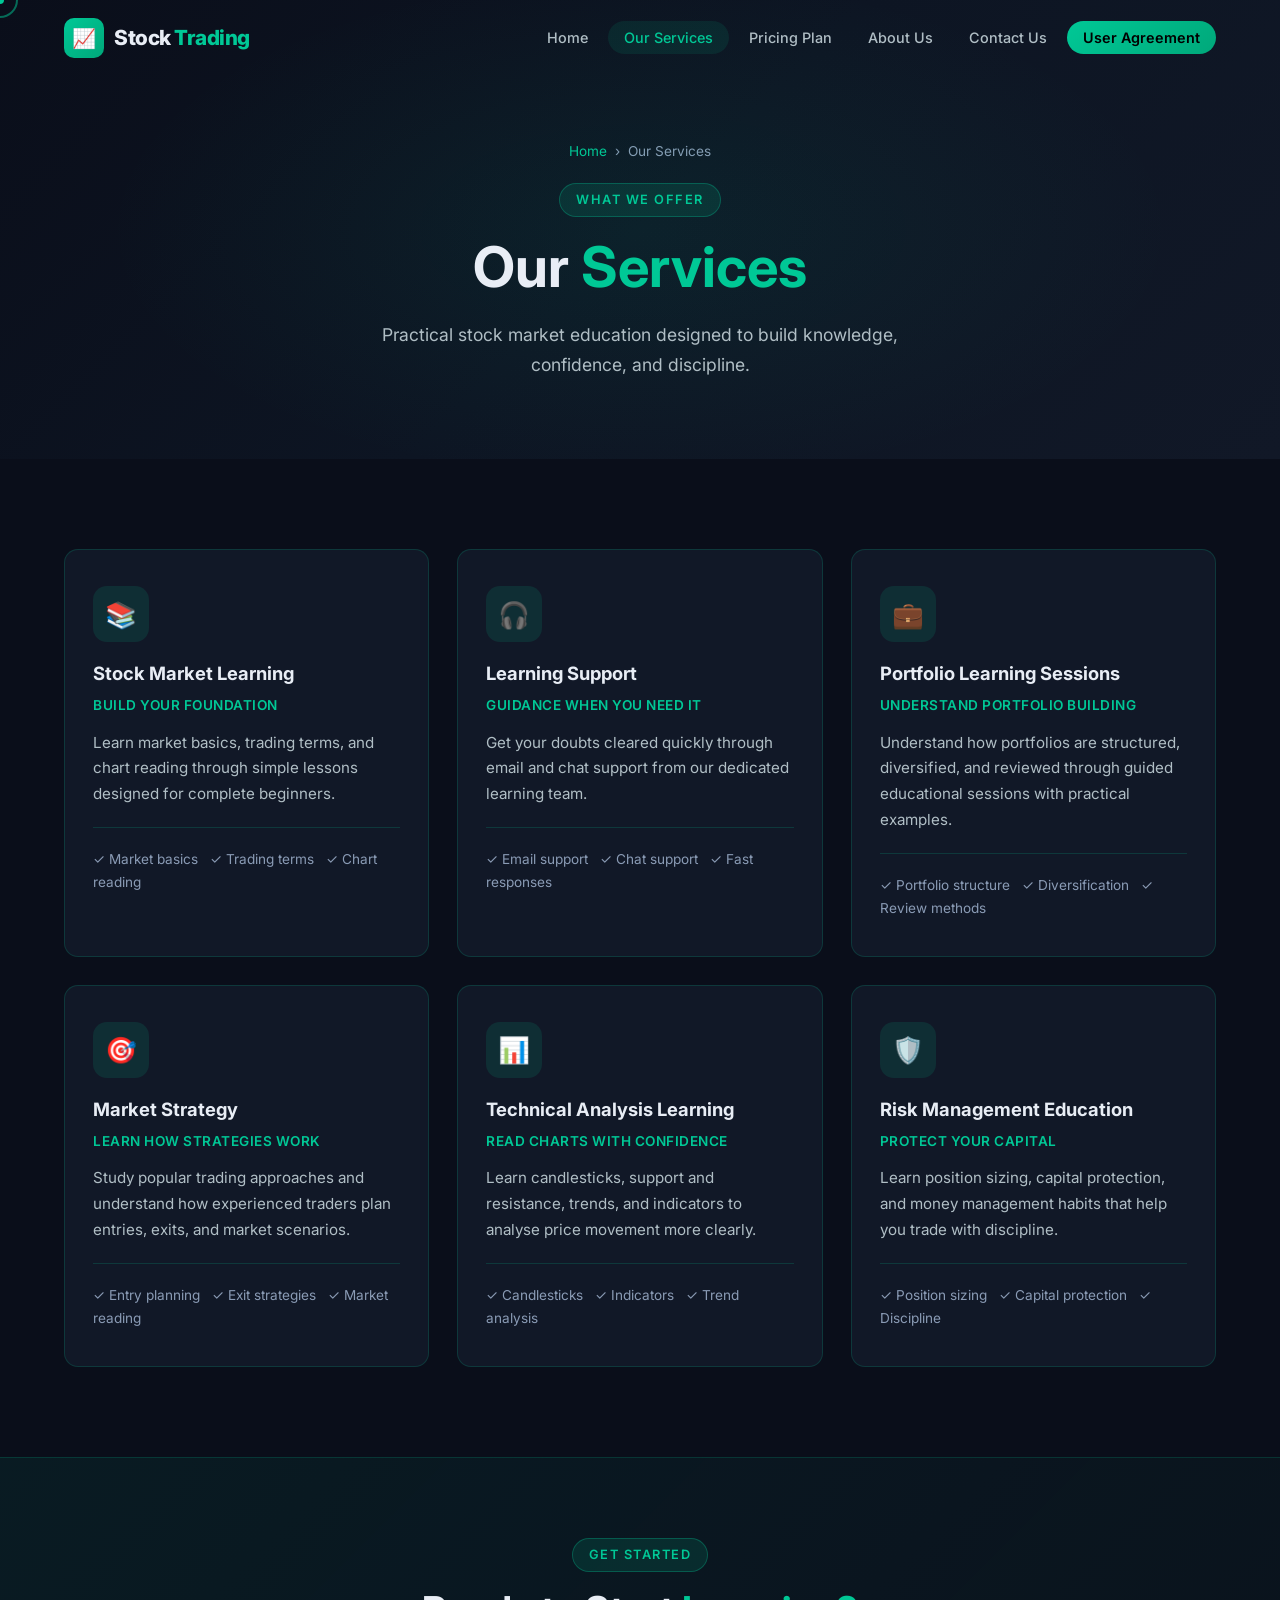
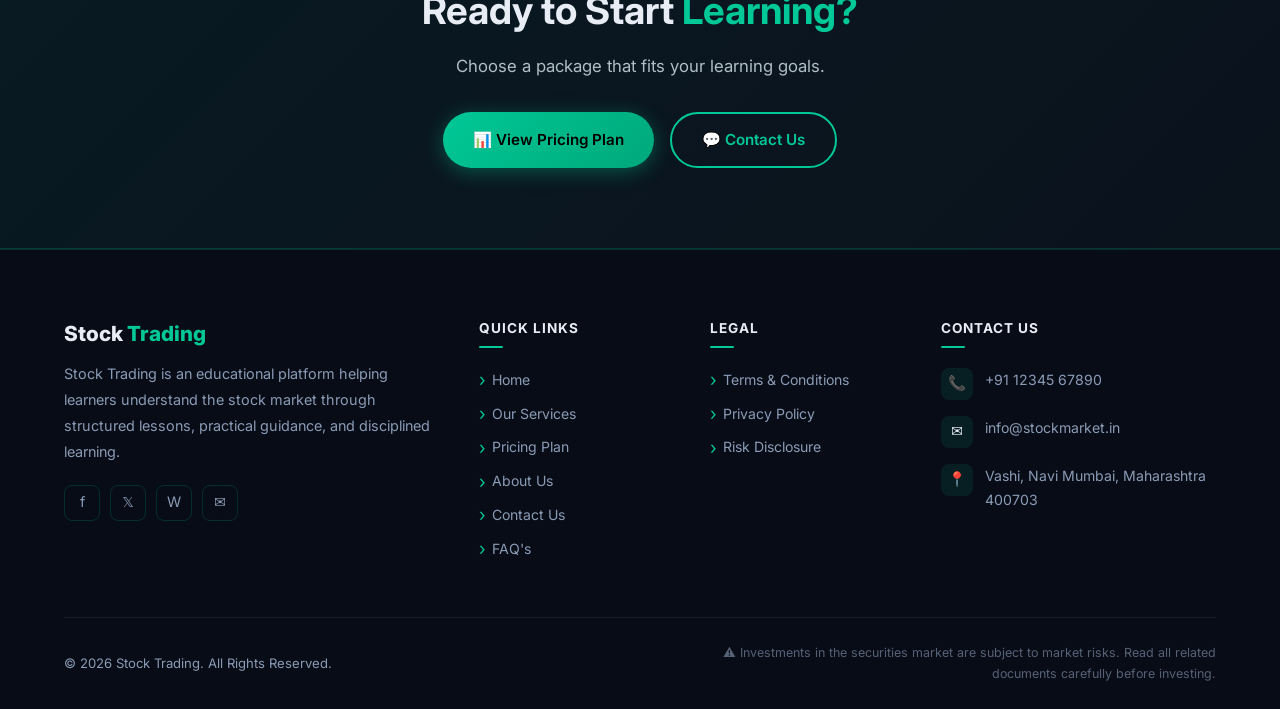
<file: services.html>
<!DOCTYPE html>
<html lang="en">
<head>
  <meta charset="UTF-8"/>
  <meta name="viewport" content="width=device-width, initial-scale=1.0"/>
  <title>Our Services – Stock Trading | Stock Market Education</title>
  <meta name="description" content="Explore Stock Trading's learning services: Stock Market Learning, Technical Analysis, Portfolio Sessions, Market Strategy, Risk Management and Support."/>
  <meta name="keywords" content="stock market courses, technical analysis learning, portfolio building, risk management education, India"/>
  <meta name="robots" content="index, follow"/>
  <link rel="canonical" href="https://www.stocktrading.in/services.html"/>
  <meta property="og:title" content="Our Services – Stock Trading"/>
  <meta property="og:description" content="Practical stock market education designed to build knowledge, confidence, and discipline."/>
  <link rel="preconnect" href="https://fonts.googleapis.com"/>
  <link href="https://fonts.googleapis.com/css2?family=Inter:wght@400;500;600;700;800;900&display=swap" rel="stylesheet"/>
  <link rel="stylesheet" href="css/style.css"/>
</head>
<body>

<div id="loading-screen">
  <div class="loader-logo">Stock <span>Trading</span></div>
  <div class="loader-bar"><div class="loader-fill"></div></div>
</div>
<div id="cursor-dot"></div>
<div id="cursor-ring"></div>

<nav class="navbar" role="navigation" aria-label="Main navigation">
  <div class="navbar-inner">
    <a href="index.html" class="nav-logo" aria-label="Stock Trading Home">
      <div class="nav-logo-icon">📈</div>
      <span class="nav-logo-text">Stock <span>Trading</span></span>
    </a>
    <button class="hamburger" aria-label="Toggle menu"><span></span><span></span><span></span></button>
    <ul class="nav-links">
      <li><a href="index.html">Home</a></li>
      <li><a href="services.html" class="active">Our Services</a></li>
      <li><a href="pricing.html">Pricing Plan</a></li>
      <li><a href="about.html">About Us</a></li>
      <li><a href="contact.html">Contact Us</a></li>
      <li><a href="user-agreement.html" class="nav-cta">User Agreement</a></li>
    </ul>
  </div>
  <div class="nav-overlay"></div>
</nav>

<!-- BANNER -->
<div class="page-banner">
  <div class="container">
    <nav class="breadcrumb" aria-label="Breadcrumb">
      <a href="index.html">Home</a> <span>›</span> <span>Our Services</span>
    </nav>
    <div class="section-tag" data-aos="fade-up">What We Offer</div>
    <h1 data-aos="fade-up" data-aos-delay="100">Our <span class="highlight">Services</span></h1>
    <p data-aos="fade-up" data-aos-delay="200">Practical stock market education designed to build knowledge, confidence, and discipline.</p>
  </div>
</div>

<!-- SERVICES SECTION -->
<section style="background: var(--bg-dark);">
  <div class="container">
    <div class="services-grid">

      <div class="service-card" data-aos="fade-up" data-aos-delay="100">
        <div class="card-icon">📚</div>
        <h3>Stock Market Learning</h3>
        <div class="subheading">Build Your Foundation</div>
        <p>Learn market basics, trading terms, and chart reading through simple lessons designed for complete beginners.</p>
        <div style="margin-top:20px;padding-top:20px;border-top:1px solid var(--border);font-size:0.85rem;color:var(--text-muted);">
          ✓ Market basics &nbsp; ✓ Trading terms &nbsp; ✓ Chart reading
        </div>
      </div>

      <div class="service-card" data-aos="fade-up" data-aos-delay="150">
        <div class="card-icon">🎧</div>
        <h3>Learning Support</h3>
        <div class="subheading">Guidance When You Need It</div>
        <p>Get your doubts cleared quickly through email and chat support from our dedicated learning team.</p>
        <div style="margin-top:20px;padding-top:20px;border-top:1px solid var(--border);font-size:0.85rem;color:var(--text-muted);">
          ✓ Email support &nbsp; ✓ Chat support &nbsp; ✓ Fast responses
        </div>
      </div>

      <div class="service-card" data-aos="fade-up" data-aos-delay="200">
        <div class="card-icon">💼</div>
        <h3>Portfolio Learning Sessions</h3>
        <div class="subheading">Understand Portfolio Building</div>
        <p>Understand how portfolios are structured, diversified, and reviewed through guided educational sessions with practical examples.</p>
        <div style="margin-top:20px;padding-top:20px;border-top:1px solid var(--border);font-size:0.85rem;color:var(--text-muted);">
          ✓ Portfolio structure &nbsp; ✓ Diversification &nbsp; ✓ Review methods
        </div>
      </div>

      <div class="service-card" data-aos="fade-up" data-aos-delay="250">
        <div class="card-icon">🎯</div>
        <h3>Market Strategy</h3>
        <div class="subheading">Learn How Strategies Work</div>
        <p>Study popular trading approaches and understand how experienced traders plan entries, exits, and market scenarios.</p>
        <div style="margin-top:20px;padding-top:20px;border-top:1px solid var(--border);font-size:0.85rem;color:var(--text-muted);">
          ✓ Entry planning &nbsp; ✓ Exit strategies &nbsp; ✓ Market reading
        </div>
      </div>

      <div class="service-card" data-aos="fade-up" data-aos-delay="300">
        <div class="card-icon">📊</div>
        <h3>Technical Analysis Learning</h3>
        <div class="subheading">Read Charts With Confidence</div>
        <p>Learn candlesticks, support and resistance, trends, and indicators to analyse price movement more clearly.</p>
        <div style="margin-top:20px;padding-top:20px;border-top:1px solid var(--border);font-size:0.85rem;color:var(--text-muted);">
          ✓ Candlesticks &nbsp; ✓ Indicators &nbsp; ✓ Trend analysis
        </div>
      </div>

      <div class="service-card" data-aos="fade-up" data-aos-delay="350">
        <div class="card-icon">🛡️</div>
        <h3>Risk Management Education</h3>
        <div class="subheading">Protect Your Capital</div>
        <p>Learn position sizing, capital protection, and money management habits that help you trade with discipline.</p>
        <div style="margin-top:20px;padding-top:20px;border-top:1px solid var(--border);font-size:0.85rem;color:var(--text-muted);">
          ✓ Position sizing &nbsp; ✓ Capital protection &nbsp; ✓ Discipline
        </div>
      </div>

    </div>
  </div>
</section>

<!-- CTA -->
<section class="cta-section">
  <div class="container">
    <div class="section-tag" data-aos="fade-up">Get Started</div>
    <h2 data-aos="fade-up" data-aos-delay="100">Ready to Start <span class="highlight">Learning?</span></h2>
    <p data-aos="fade-up" data-aos-delay="200">Choose a package that fits your learning goals.</p>
    <div class="cta-btns" data-aos="fade-up" data-aos-delay="300">
      <a href="pricing.html" class="btn btn-primary">📊 View Pricing Plan</a>
      <a href="contact.html" class="btn btn-outline">💬 Contact Us</a>
    </div>
  </div>
</section>

<!-- FOOTER -->
<footer role="contentinfo">
  <div class="container">
    <div class="footer-grid">
      <div class="footer-brand">
        <h3>Stock <span>Trading</span></h3>
        <p>Stock Trading is an educational platform helping learners understand the stock market through structured lessons, practical guidance, and disciplined learning.</p>
        <div class="footer-social">
          <a href="#" aria-label="Facebook">f</a>
          <a href="#" aria-label="Twitter">𝕏</a>
          <a href="https://wa.me/911234567890" aria-label="WhatsApp" target="_blank" rel="noopener">W</a>
          <a href="mailto:info@stockmarket.in" aria-label="Email">✉</a>
        </div>
      </div>
      <div class="footer-col">
        <h4>Quick Links</h4>
        <ul class="footer-links">
          <li><a href="index.html">Home</a></li>
          <li><a href="services.html">Our Services</a></li>
          <li><a href="pricing.html">Pricing Plan</a></li>
          <li><a href="about.html">About Us</a></li>
          <li><a href="contact.html">Contact Us</a></li>
          <li><a href="faq.html">FAQ's</a></li>
        </ul>
      </div>
      <div class="footer-col">
        <h4>Legal</h4>
        <ul class="footer-links">
          <li><a href="terms.html">Terms &amp; Conditions</a></li>
          <li><a href="privacy.html">Privacy Policy</a></li>
          <li><a href="risk-disclosure.html">Risk Disclosure</a></li>
        </ul>
      </div>
      <div class="footer-col">
        <h4>Contact Us</h4>
        <div class="footer-contact-item">
          <div class="footer-contact-icon">📞</div>
          <div class="footer-contact-text"><a href="tel:+911234567890">+91 12345 67890</a></div>
        </div>
        <div class="footer-contact-item">
          <div class="footer-contact-icon">✉</div>
          <div class="footer-contact-text"><a href="mailto:info@stockmarket.in">info@stockmarket.in</a></div>
        </div>
        <div class="footer-contact-item">
          <div class="footer-contact-icon">📍</div>
          <div class="footer-contact-text">Vashi, Navi Mumbai, Maharashtra 400703</div>
        </div>
      </div>
    </div>
    <div class="footer-bottom">
      <p class="footer-copyright">© 2026 Stock Trading. All Rights Reserved.</p>
      <p class="footer-disclaimer">⚠️ Investments in the securities market are subject to market risks. Read all related documents carefully before investing.</p>
    </div>
  </div>
</footer>

<script src="js/main.js"></script>
</body>
</html>
</file>
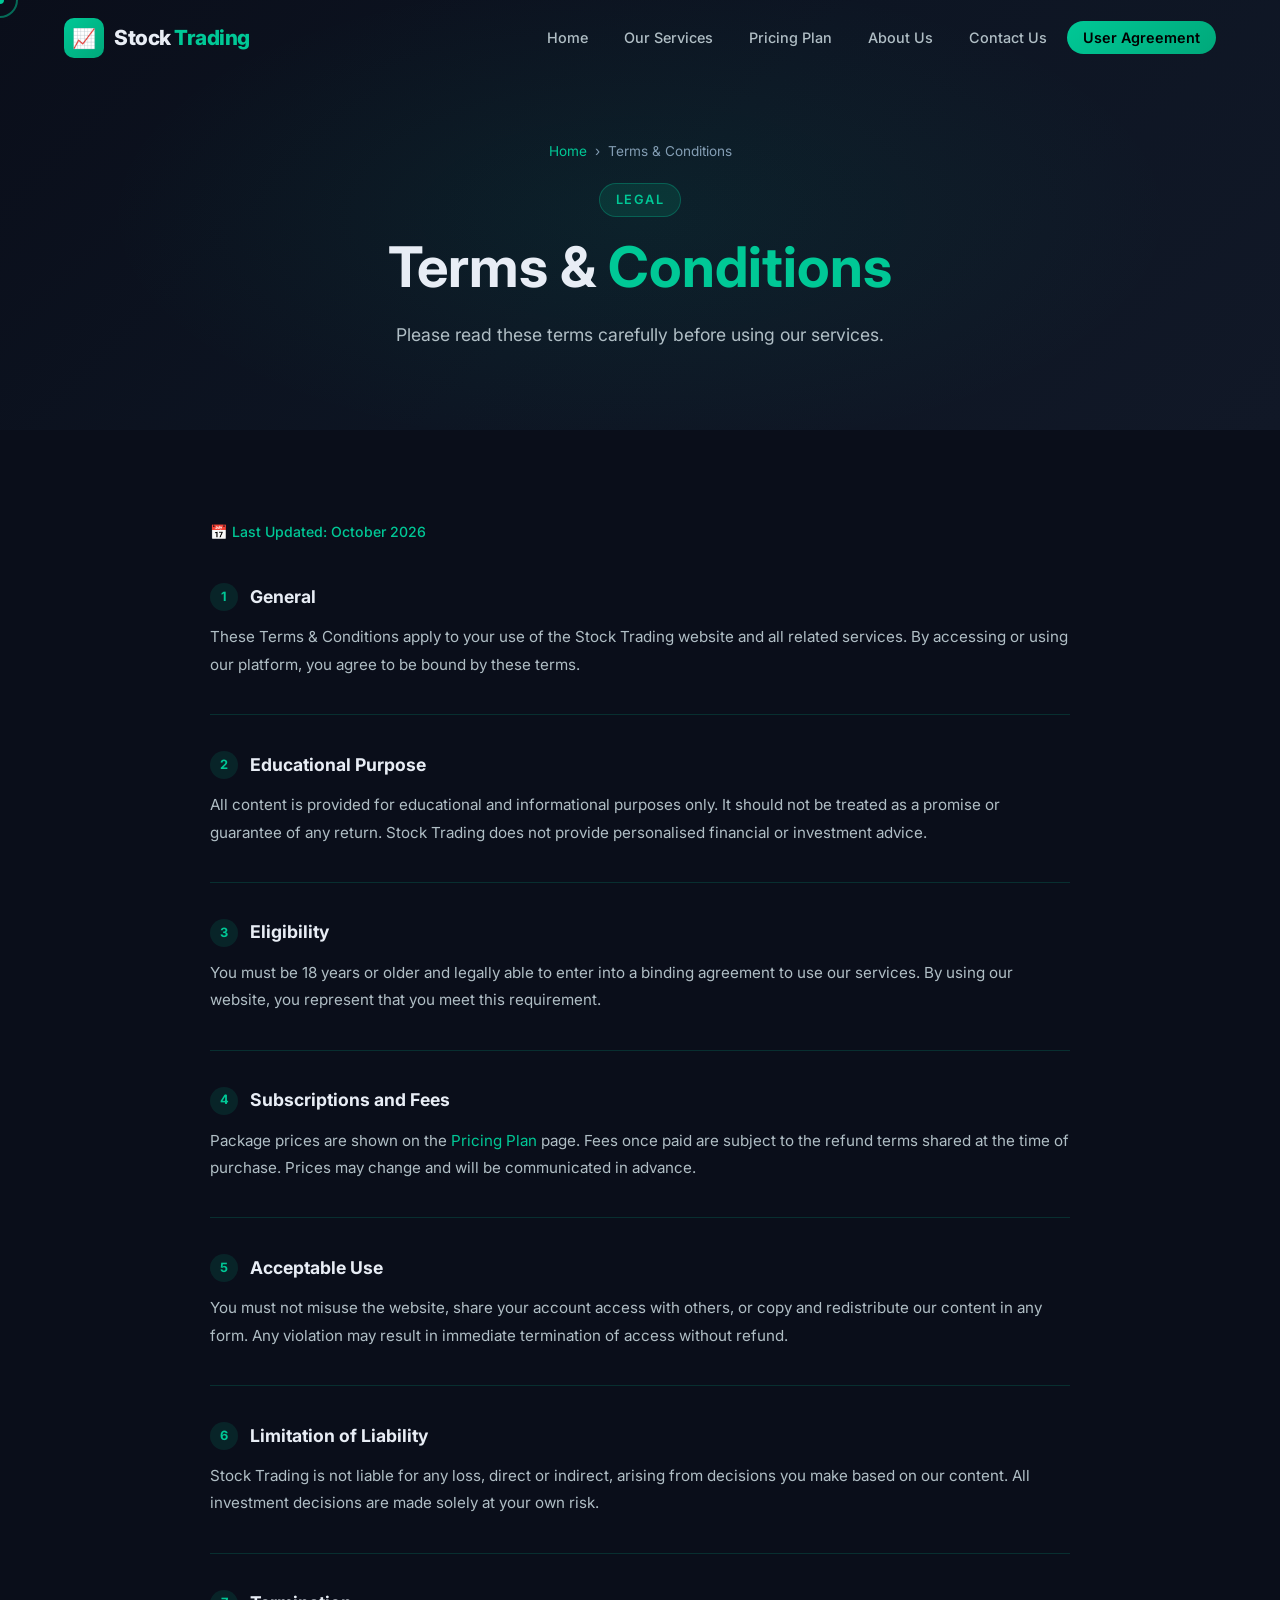
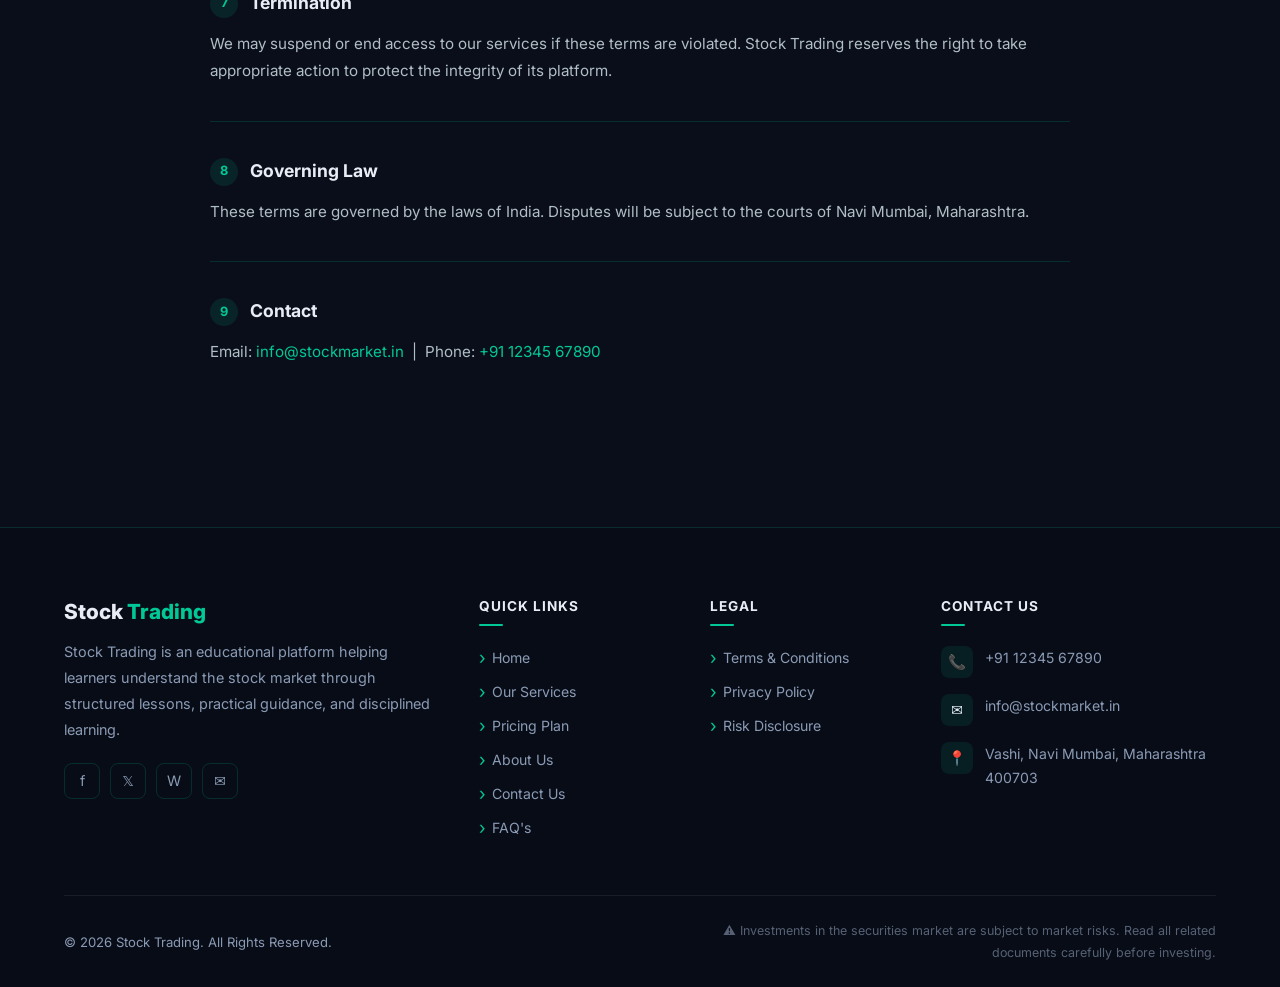
<file: terms.html>
<!DOCTYPE html>
<html lang="en">
<head>
  <meta charset="UTF-8"/>
  <meta name="viewport" content="width=device-width, initial-scale=1.0"/>
  <title>Terms & Conditions – Stock Trading</title>
  <meta name="description" content="Read Stock Trading's Terms and Conditions. These govern your use of our website and educational services. Last updated October 2026."/>
  <meta name="robots" content="index, follow"/>
  <link rel="canonical" href="https://www.stocktrading.in/terms.html"/>
  <link rel="preconnect" href="https://fonts.googleapis.com"/>
  <link href="https://fonts.googleapis.com/css2?family=Inter:wght@400;500;600;700;800;900&display=swap" rel="stylesheet"/>
  <link rel="stylesheet" href="css/style.css"/>
</head>
<body>

<div id="loading-screen">
  <div class="loader-logo">Stock <span>Trading</span></div>
  <div class="loader-bar"><div class="loader-fill"></div></div>
</div>
<div id="cursor-dot"></div>
<div id="cursor-ring"></div>

<nav class="navbar" role="navigation" aria-label="Main navigation">
  <div class="navbar-inner">
    <a href="index.html" class="nav-logo" aria-label="Stock Trading Home">
      <div class="nav-logo-icon">📈</div>
      <span class="nav-logo-text">Stock <span>Trading</span></span>
    </a>
    <button class="hamburger" aria-label="Toggle menu"><span></span><span></span><span></span></button>
    <ul class="nav-links">
      <li><a href="index.html">Home</a></li>
      <li><a href="services.html">Our Services</a></li>
      <li><a href="pricing.html">Pricing Plan</a></li>
      <li><a href="about.html">About Us</a></li>
      <li><a href="contact.html">Contact Us</a></li>
      <li><a href="user-agreement.html" class="nav-cta">User Agreement</a></li>
    </ul>
  </div>
  <div class="nav-overlay"></div>
</nav>

<div class="page-banner">
  <div class="container">
    <nav class="breadcrumb" aria-label="Breadcrumb">
      <a href="index.html">Home</a> <span>›</span> <span>Terms &amp; Conditions</span>
    </nav>
    <div class="section-tag" data-aos="fade-up">Legal</div>
    <h1 data-aos="fade-up" data-aos-delay="100">Terms &amp; <span class="highlight">Conditions</span></h1>
    <p data-aos="fade-up" data-aos-delay="200">Please read these terms carefully before using our services.</p>
  </div>
</div>

<section style="background:var(--bg-dark);">
  <div class="container">
    <div class="legal-content" data-aos="fade-up">
      <p class="legal-meta">📅 Last Updated: October 2026</p>

      <div class="legal-section">
        <h3><span class="legal-num">1</span> General</h3>
        <p>These Terms &amp; Conditions apply to your use of the Stock Trading website and all related services. By accessing or using our platform, you agree to be bound by these terms.</p>
      </div>

      <div class="legal-section">
        <h3><span class="legal-num">2</span> Educational Purpose</h3>
        <p>All content is provided for educational and informational purposes only. It should not be treated as a promise or guarantee of any return. Stock Trading does not provide personalised financial or investment advice.</p>
      </div>

      <div class="legal-section">
        <h3><span class="legal-num">3</span> Eligibility</h3>
        <p>You must be 18 years or older and legally able to enter into a binding agreement to use our services. By using our website, you represent that you meet this requirement.</p>
      </div>

      <div class="legal-section">
        <h3><span class="legal-num">4</span> Subscriptions and Fees</h3>
        <p>Package prices are shown on the <a href="pricing.html">Pricing Plan</a> page. Fees once paid are subject to the refund terms shared at the time of purchase. Prices may change and will be communicated in advance.</p>
      </div>

      <div class="legal-section">
        <h3><span class="legal-num">5</span> Acceptable Use</h3>
        <p>You must not misuse the website, share your account access with others, or copy and redistribute our content in any form. Any violation may result in immediate termination of access without refund.</p>
      </div>

      <div class="legal-section">
        <h3><span class="legal-num">6</span> Limitation of Liability</h3>
        <p>Stock Trading is not liable for any loss, direct or indirect, arising from decisions you make based on our content. All investment decisions are made solely at your own risk.</p>
      </div>

      <div class="legal-section">
        <h3><span class="legal-num">7</span> Termination</h3>
        <p>We may suspend or end access to our services if these terms are violated. Stock Trading reserves the right to take appropriate action to protect the integrity of its platform.</p>
      </div>

      <div class="legal-section">
        <h3><span class="legal-num">8</span> Governing Law</h3>
        <p>These terms are governed by the laws of India. Disputes will be subject to the courts of Navi Mumbai, Maharashtra.</p>
      </div>

      <div class="legal-section">
        <h3><span class="legal-num">9</span> Contact</h3>
        <p>Email: <a href="mailto:info@stockmarket.in">info@stockmarket.in</a> &nbsp;|&nbsp; Phone: <a href="tel:+911234567890">+91 12345 67890</a></p>
      </div>
    </div>
  </div>
</section>

<footer role="contentinfo">
  <div class="container">
    <div class="footer-grid">
      <div class="footer-brand">
        <h3>Stock <span>Trading</span></h3>
        <p>Stock Trading is an educational platform helping learners understand the stock market through structured lessons, practical guidance, and disciplined learning.</p>
        <div class="footer-social">
          <a href="#" aria-label="Facebook">f</a>
          <a href="#" aria-label="Twitter">𝕏</a>
          <a href="https://wa.me/911234567890" aria-label="WhatsApp" target="_blank" rel="noopener">W</a>
          <a href="mailto:info@stockmarket.in" aria-label="Email">✉</a>
        </div>
      </div>
      <div class="footer-col">
        <h4>Quick Links</h4>
        <ul class="footer-links">
          <li><a href="index.html">Home</a></li>
          <li><a href="services.html">Our Services</a></li>
          <li><a href="pricing.html">Pricing Plan</a></li>
          <li><a href="about.html">About Us</a></li>
          <li><a href="contact.html">Contact Us</a></li>
          <li><a href="faq.html">FAQ's</a></li>
        </ul>
      </div>
      <div class="footer-col">
        <h4>Legal</h4>
        <ul class="footer-links">
          <li><a href="terms.html">Terms &amp; Conditions</a></li>
          <li><a href="privacy.html">Privacy Policy</a></li>
          <li><a href="risk-disclosure.html">Risk Disclosure</a></li>
        </ul>
      </div>
      <div class="footer-col">
        <h4>Contact Us</h4>
        <div class="footer-contact-item">
          <div class="footer-contact-icon">📞</div>
          <div class="footer-contact-text"><a href="tel:+911234567890">+91 12345 67890</a></div>
        </div>
        <div class="footer-contact-item">
          <div class="footer-contact-icon">✉</div>
          <div class="footer-contact-text"><a href="mailto:info@stockmarket.in">info@stockmarket.in</a></div>
        </div>
        <div class="footer-contact-item">
          <div class="footer-contact-icon">📍</div>
          <div class="footer-contact-text">Vashi, Navi Mumbai, Maharashtra 400703</div>
        </div>
      </div>
    </div>
    <div class="footer-bottom">
      <p class="footer-copyright">© 2026 Stock Trading. All Rights Reserved.</p>
      <p class="footer-disclaimer">⚠️ Investments in the securities market are subject to market risks. Read all related documents carefully before investing.</p>
    </div>
  </div>
</footer>
<script src="js/main.js"></script>
</body>
</html>
</file>
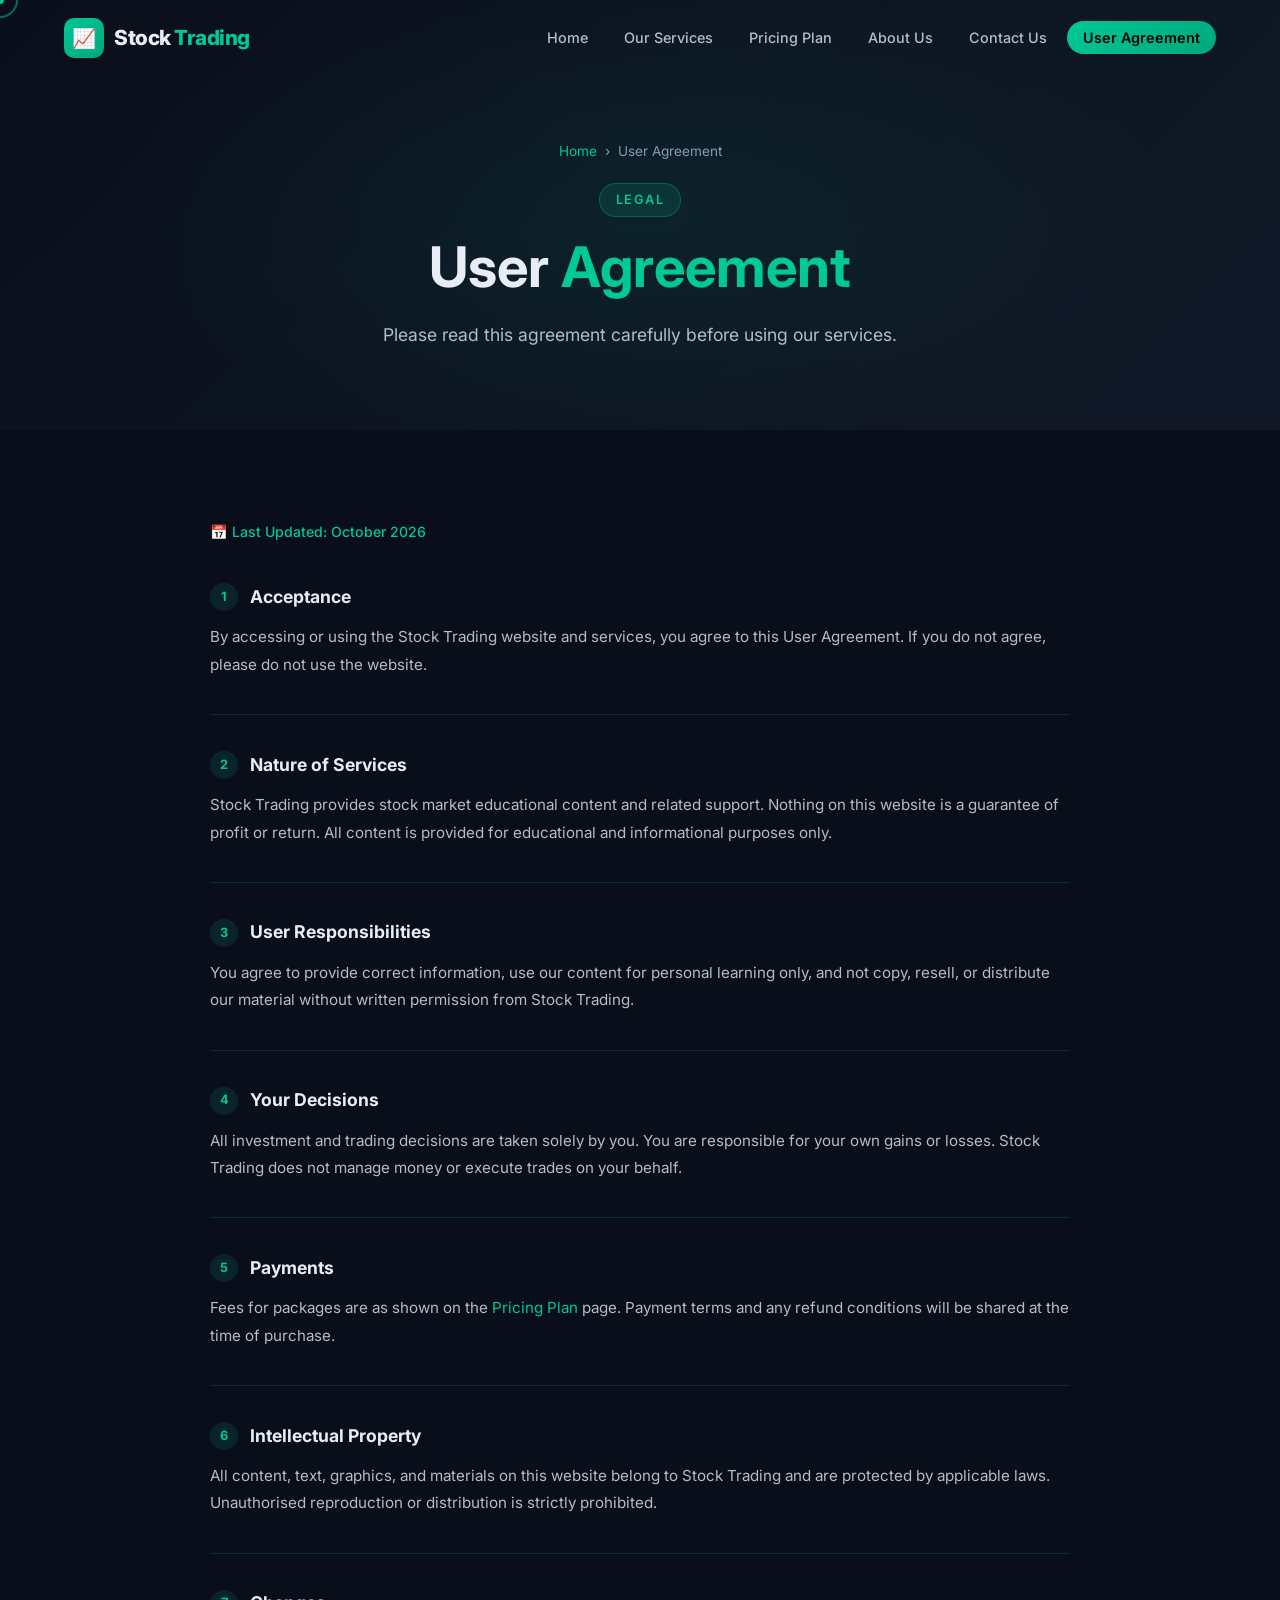
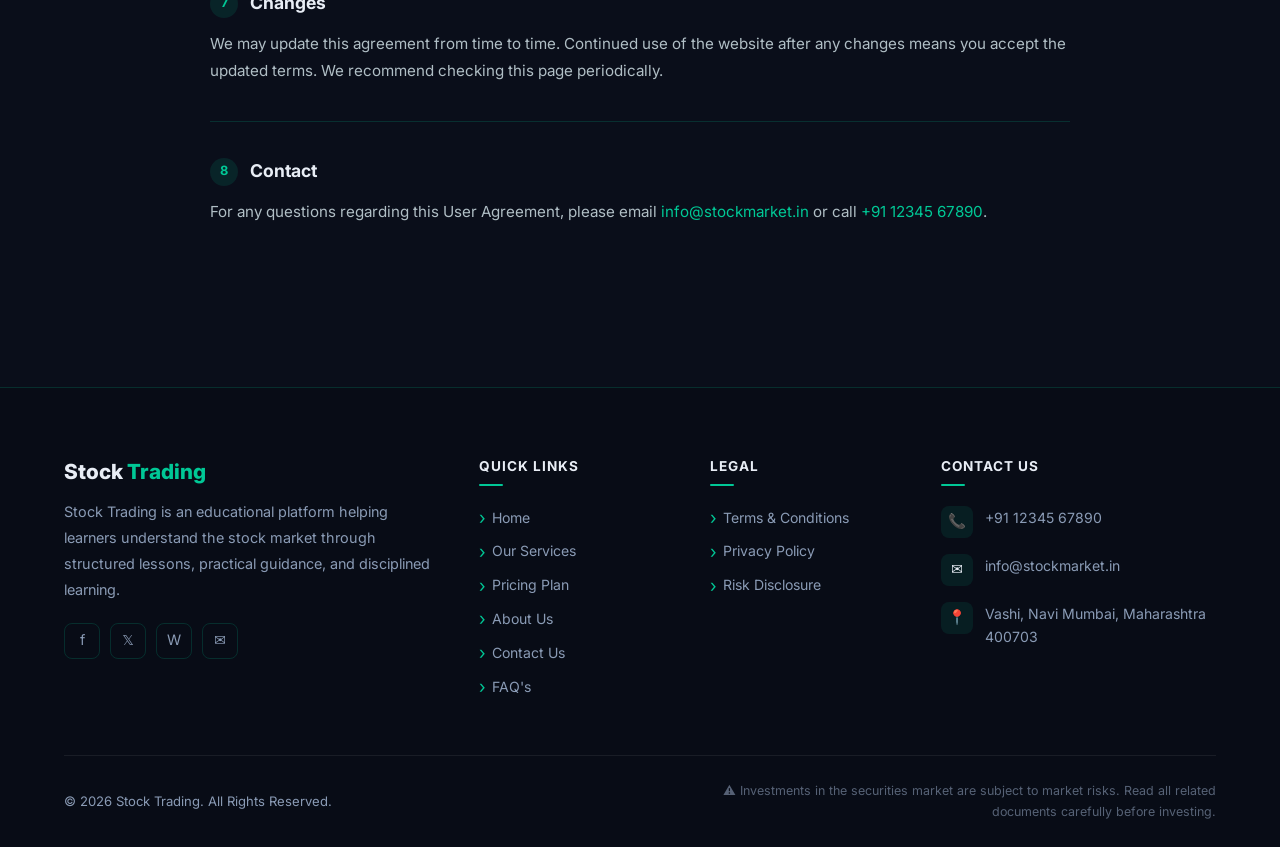
<file: user-agreement.html>
<!DOCTYPE html>
<html lang="en">
<head>
  <meta charset="UTF-8"/>
  <meta name="viewport" content="width=device-width, initial-scale=1.0"/>
  <title>User Agreement – Stock Trading</title>
  <meta name="description" content="Read the Stock Trading User Agreement. By using our website and services, you agree to these terms. Last updated October 2026."/>
  <meta name="robots" content="index, follow"/>
  <link rel="canonical" href="https://www.stocktrading.in/user-agreement.html"/>
  <link rel="preconnect" href="https://fonts.googleapis.com"/>
  <link href="https://fonts.googleapis.com/css2?family=Inter:wght@400;500;600;700;800;900&display=swap" rel="stylesheet"/>
  <link rel="stylesheet" href="css/style.css"/>
</head>
<body>

<div id="loading-screen">
  <div class="loader-logo">Stock <span>Trading</span></div>
  <div class="loader-bar"><div class="loader-fill"></div></div>
</div>
<div id="cursor-dot"></div>
<div id="cursor-ring"></div>

<nav class="navbar" role="navigation" aria-label="Main navigation">
  <div class="navbar-inner">
    <a href="index.html" class="nav-logo" aria-label="Stock Trading Home">
      <div class="nav-logo-icon">📈</div>
      <span class="nav-logo-text">Stock <span>Trading</span></span>
    </a>
    <button class="hamburger" aria-label="Toggle menu"><span></span><span></span><span></span></button>
    <ul class="nav-links">
      <li><a href="index.html">Home</a></li>
      <li><a href="services.html">Our Services</a></li>
      <li><a href="pricing.html">Pricing Plan</a></li>
      <li><a href="about.html">About Us</a></li>
      <li><a href="contact.html">Contact Us</a></li>
      <li><a href="user-agreement.html" class="nav-cta active">User Agreement</a></li>
    </ul>
  </div>
  <div class="nav-overlay"></div>
</nav>

<!-- BANNER -->
<div class="page-banner">
  <div class="container">
    <nav class="breadcrumb" aria-label="Breadcrumb">
      <a href="index.html">Home</a> <span>›</span> <span>User Agreement</span>
    </nav>
    <div class="section-tag" data-aos="fade-up">Legal</div>
    <h1 data-aos="fade-up" data-aos-delay="100">User <span class="highlight">Agreement</span></h1>
    <p data-aos="fade-up" data-aos-delay="200">Please read this agreement carefully before using our services.</p>
  </div>
</div>

<!-- CONTENT -->
<section style="background:var(--bg-dark);">
  <div class="container">
    <div class="legal-content" data-aos="fade-up">
      <p class="legal-meta">📅 Last Updated: October 2026</p>

      <div class="legal-section">
        <h3><span class="legal-num">1</span> Acceptance</h3>
        <p>By accessing or using the Stock Trading website and services, you agree to this User Agreement. If you do not agree, please do not use the website.</p>
      </div>

      <div class="legal-section">
        <h3><span class="legal-num">2</span> Nature of Services</h3>
        <p>Stock Trading provides stock market educational content and related support. Nothing on this website is a guarantee of profit or return. All content is provided for educational and informational purposes only.</p>
      </div>

      <div class="legal-section">
        <h3><span class="legal-num">3</span> User Responsibilities</h3>
        <p>You agree to provide correct information, use our content for personal learning only, and not copy, resell, or distribute our material without written permission from Stock Trading.</p>
      </div>

      <div class="legal-section">
        <h3><span class="legal-num">4</span> Your Decisions</h3>
        <p>All investment and trading decisions are taken solely by you. You are responsible for your own gains or losses. Stock Trading does not manage money or execute trades on your behalf.</p>
      </div>

      <div class="legal-section">
        <h3><span class="legal-num">5</span> Payments</h3>
        <p>Fees for packages are as shown on the <a href="pricing.html">Pricing Plan</a> page. Payment terms and any refund conditions will be shared at the time of purchase.</p>
      </div>

      <div class="legal-section">
        <h3><span class="legal-num">6</span> Intellectual Property</h3>
        <p>All content, text, graphics, and materials on this website belong to Stock Trading and are protected by applicable laws. Unauthorised reproduction or distribution is strictly prohibited.</p>
      </div>

      <div class="legal-section">
        <h3><span class="legal-num">7</span> Changes</h3>
        <p>We may update this agreement from time to time. Continued use of the website after any changes means you accept the updated terms. We recommend checking this page periodically.</p>
      </div>

      <div class="legal-section">
        <h3><span class="legal-num">8</span> Contact</h3>
        <p>For any questions regarding this User Agreement, please email <a href="mailto:info@stockmarket.in">info@stockmarket.in</a> or call <a href="tel:+911234567890">+91 12345 67890</a>.</p>
      </div>
    </div>
  </div>
</section>

<!-- FOOTER -->
<footer role="contentinfo">
  <div class="container">
    <div class="footer-grid">
      <div class="footer-brand">
        <h3>Stock <span>Trading</span></h3>
        <p>Stock Trading is an educational platform helping learners understand the stock market through structured lessons, practical guidance, and disciplined learning.</p>
        <div class="footer-social">
          <a href="#" aria-label="Facebook">f</a>
          <a href="#" aria-label="Twitter">𝕏</a>
          <a href="https://wa.me/911234567890" aria-label="WhatsApp" target="_blank" rel="noopener">W</a>
          <a href="mailto:info@stockmarket.in" aria-label="Email">✉</a>
        </div>
      </div>
      <div class="footer-col">
        <h4>Quick Links</h4>
        <ul class="footer-links">
          <li><a href="index.html">Home</a></li>
          <li><a href="services.html">Our Services</a></li>
          <li><a href="pricing.html">Pricing Plan</a></li>
          <li><a href="about.html">About Us</a></li>
          <li><a href="contact.html">Contact Us</a></li>
          <li><a href="faq.html">FAQ's</a></li>
        </ul>
      </div>
      <div class="footer-col">
        <h4>Legal</h4>
        <ul class="footer-links">
          <li><a href="terms.html">Terms &amp; Conditions</a></li>
          <li><a href="privacy.html">Privacy Policy</a></li>
          <li><a href="risk-disclosure.html">Risk Disclosure</a></li>
        </ul>
      </div>
      <div class="footer-col">
        <h4>Contact Us</h4>
        <div class="footer-contact-item">
          <div class="footer-contact-icon">📞</div>
          <div class="footer-contact-text"><a href="tel:+911234567890">+91 12345 67890</a></div>
        </div>
        <div class="footer-contact-item">
          <div class="footer-contact-icon">✉</div>
          <div class="footer-contact-text"><a href="mailto:info@stockmarket.in">info@stockmarket.in</a></div>
        </div>
        <div class="footer-contact-item">
          <div class="footer-contact-icon">📍</div>
          <div class="footer-contact-text">Vashi, Navi Mumbai, Maharashtra 400703</div>
        </div>
      </div>
    </div>
    <div class="footer-bottom">
      <p class="footer-copyright">© 2026 Stock Trading. All Rights Reserved.</p>
      <p class="footer-disclaimer">⚠️ Investments in the securities market are subject to market risks. Read all related documents carefully before investing.</p>
    </div>
  </div>
</footer>

<script src="js/main.js"></script>
</body>
</html>
</file>
<file: css/style.css>
/* ============================================================
   STOCK TRADING - MAIN STYLESHEET
   ============================================================ */

/* ---------- CSS Variables ---------- */
:root {
  --primary: #00c896;
  --primary-dark: #00a87a;
  --primary-light: #00e8ad;
  --accent: #f0b429;
  --bg-dark: #0a0e1a;
  --bg-card: #111827;
  --bg-card2: #1a2235;
  --text-main: #e8edf5;
  --text-muted: #8a9bb5;
  --text-light: #b0bec5;
  --border: rgba(0, 200, 150, 0.18);
  --red: #ff4d5b;
  --gradient: linear-gradient(135deg, #00c896 0%, #00a87a 100%);
  --gradient-dark: linear-gradient(135deg, #0a0e1a 0%, #111827 100%);
  --shadow: 0 8px 32px rgba(0, 200, 150, 0.12);
  --shadow-card: 0 4px 24px rgba(0, 0, 0, 0.4);
  --radius: 14px;
  --radius-sm: 8px;
  --transition: 0.3s cubic-bezier(0.4, 0, 0.2, 1);
}

/* ---------- Reset & Base ---------- */
*, *::before, *::after { box-sizing: border-box; margin: 0; padding: 0; }

html { scroll-behavior: smooth; font-size: 16px; }

body {
  font-family: 'Inter', 'Segoe UI', system-ui, sans-serif;
  background: var(--bg-dark);
  color: var(--text-main);
  line-height: 1.7;
  overflow-x: hidden;
  cursor: none;
}

/* ---------- Custom Cursor ---------- */
#cursor-dot {
  width: 8px; height: 8px;
  background: var(--primary);
  border-radius: 50%;
  position: fixed;
  top: 0; left: 0;
  pointer-events: none;
  z-index: 99999;
  transition: transform 0.1s ease;
  transform: translate(-50%, -50%);
}

#cursor-ring {
  width: 36px; height: 36px;
  border: 2px solid rgba(0, 200, 150, 0.5);
  border-radius: 50%;
  position: fixed;
  top: 0; left: 0;
  pointer-events: none;
  z-index: 99998;
  transition: transform 0.12s ease, width 0.3s, height 0.3s, border-color 0.3s;
  transform: translate(-50%, -50%);
}

#cursor-ring.hovered {
  width: 56px; height: 56px;
  border-color: var(--primary);
  background: rgba(0, 200, 150, 0.06);
}

/* ---------- Scrollbar ---------- */
::-webkit-scrollbar { width: 6px; }
::-webkit-scrollbar-track { background: var(--bg-dark); }
::-webkit-scrollbar-thumb { background: var(--primary-dark); border-radius: 3px; }
::-webkit-scrollbar-thumb:hover { background: var(--primary); }

/* ---------- Selection ---------- */
::selection { background: var(--primary); color: #000; }

/* ---------- Typography ---------- */
h1, h2, h3, h4, h5, h6 {
  font-weight: 700;
  line-height: 1.3;
  color: var(--text-main);
}

h1 { font-size: clamp(2rem, 5vw, 3.5rem); }
h2 { font-size: clamp(1.6rem, 3vw, 2.4rem); }
h3 { font-size: clamp(1.2rem, 2vw, 1.5rem); }
h4 { font-size: 1.1rem; }

p { color: var(--text-light); }
a { color: var(--primary); text-decoration: none; transition: color var(--transition); }
a:hover { color: var(--primary-light); }

.highlight { color: var(--primary); }
.accent { color: var(--accent); }

/* ---------- Container ---------- */
.container { max-width: 1200px; margin: 0 auto; padding: 0 24px; }

/* ---------- Section ---------- */
section { padding: 90px 0; }

.section-header { text-align: center; margin-bottom: 60px; }
.section-header h2 { margin-bottom: 16px; }
.section-header p { max-width: 600px; margin: 0 auto; font-size: 1.05rem; }

.section-tag {
  display: inline-block;
  background: rgba(0, 200, 150, 0.12);
  color: var(--primary);
  border: 1px solid rgba(0, 200, 150, 0.3);
  padding: 5px 16px;
  border-radius: 30px;
  font-size: 0.8rem;
  font-weight: 600;
  letter-spacing: 1.5px;
  text-transform: uppercase;
  margin-bottom: 14px;
}

/* ---------- Buttons ---------- */
.btn {
  display: inline-flex;
  align-items: center;
  gap: 8px;
  padding: 13px 30px;
  border-radius: 50px;
  font-size: 0.95rem;
  font-weight: 600;
  cursor: pointer;
  border: none;
  transition: all var(--transition);
  text-decoration: none;
  position: relative;
  overflow: hidden;
}

.btn::before {
  content: '';
  position: absolute;
  inset: 0;
  background: rgba(255,255,255,0.1);
  transform: translateX(-100%);
  transition: transform 0.4s ease;
}
.btn:hover::before { transform: translateX(0); }

.btn-primary {
  background: var(--gradient);
  color: #000;
  box-shadow: 0 4px 20px rgba(0, 200, 150, 0.35);
}
.btn-primary:hover {
  transform: translateY(-2px);
  box-shadow: 0 8px 28px rgba(0, 200, 150, 0.5);
  color: #000;
}

.btn-outline {
  background: transparent;
  color: var(--primary);
  border: 2px solid var(--primary);
}
.btn-outline:hover {
  background: var(--primary);
  color: #000;
  transform: translateY(-2px);
}

.btn-white {
  background: #fff;
  color: #0a0e1a;
}
.btn-white:hover { transform: translateY(-2px); box-shadow: 0 8px 28px rgba(255,255,255,0.2); color: #0a0e1a; }

.btn-whatsapp {
  background: #25d366;
  color: #fff;
  font-size: 1rem;
  padding: 14px 32px;
}
.btn-whatsapp:hover { background: #20b857; transform: translateY(-2px); color: #fff; }

/* ---------- Cards ---------- */
.card {
  background: var(--bg-card);
  border: 1px solid var(--border);
  border-radius: var(--radius);
  padding: 32px;
  transition: all var(--transition);
  position: relative;
  overflow: hidden;
}
.card::before {
  content: '';
  position: absolute;
  top: 0; left: 0; right: 0;
  height: 3px;
  background: var(--gradient);
  transform: scaleX(0);
  transform-origin: left;
  transition: transform var(--transition);
}
.card:hover::before { transform: scaleX(1); }
.card:hover {
  transform: translateY(-6px);
  border-color: rgba(0, 200, 150, 0.4);
  box-shadow: var(--shadow);
}

.card-icon {
  width: 56px; height: 56px;
  border-radius: 14px;
  background: rgba(0, 200, 150, 0.12);
  display: flex;
  align-items: center;
  justify-content: center;
  font-size: 1.6rem;
  margin-bottom: 20px;
  transition: all var(--transition);
}
.card:hover .card-icon {
  background: var(--primary);
  transform: scale(1.1) rotate(5deg);
}
.card:hover .card-icon svg,
.card:hover .card-icon span { filter: brightness(0) invert(1) !important; color: #000 !important; }

/* ---------- NAVBAR ---------- */
.navbar {
  position: fixed;
  top: 0; left: 0; right: 0;
  z-index: 1000;
  padding: 0;
  transition: all var(--transition);
}

.navbar.scrolled {
  background: rgba(10, 14, 26, 0.95);
  backdrop-filter: blur(20px);
  -webkit-backdrop-filter: blur(20px);
  border-bottom: 1px solid var(--border);
  box-shadow: 0 4px 24px rgba(0,0,0,0.3);
}

.navbar-inner {
  display: flex;
  align-items: center;
  justify-content: space-between;
  padding: 18px 24px;
  max-width: 1200px;
  margin: 0 auto;
}

.nav-logo {
  display: flex;
  align-items: center;
  gap: 10px;
  text-decoration: none;
}

.nav-logo-icon {
  width: 40px; height: 40px;
  background: var(--gradient);
  border-radius: 10px;
  display: flex;
  align-items: center;
  justify-content: center;
  font-size: 1.2rem;
}

.nav-logo-text {
  font-size: 1.3rem;
  font-weight: 800;
  color: var(--text-main);
  letter-spacing: -0.5px;
}
.nav-logo-text span { color: var(--primary); }

.nav-links {
  display: flex;
  align-items: center;
  gap: 4px;
  list-style: none;
}

.nav-links a {
  padding: 8px 16px;
  border-radius: 50px;
  color: var(--text-light);
  font-size: 0.9rem;
  font-weight: 500;
  transition: all var(--transition);
  position: relative;
  text-decoration: none;
}
.nav-links a:hover,
.nav-links a.active {
  color: var(--primary);
  background: rgba(0, 200, 150, 0.1);
}

.nav-cta {
  background: var(--gradient) !important;
  color: #000 !important;
  font-weight: 600 !important;
}
.nav-cta:hover { box-shadow: 0 4px 16px rgba(0,200,150,0.4) !important; }

.hamburger {
  display: none;
  flex-direction: column;
  gap: 5px;
  cursor: pointer;
  padding: 6px;
  background: none;
  border: none;
}
.hamburger span {
  display: block;
  width: 24px; height: 2px;
  background: var(--text-main);
  border-radius: 2px;
  transition: all var(--transition);
}
.hamburger.open span:nth-child(1) { transform: rotate(45deg) translate(5px, 5px); }
.hamburger.open span:nth-child(2) { opacity: 0; }
.hamburger.open span:nth-child(3) { transform: rotate(-45deg) translate(5px, -5px); }

/* ---------- PAGE BANNER ---------- */
.page-banner {
  padding: 140px 0 80px;
  background: linear-gradient(135deg, #0a0e1a 0%, #0d1523 50%, #111827 100%);
  position: relative;
  overflow: hidden;
  text-align: center;
}
.page-banner::before {
  content: '';
  position: absolute;
  inset: 0;
  background: radial-gradient(ellipse 60% 80% at 50% 50%, rgba(0, 200, 150, 0.07) 0%, transparent 70%);
}
.page-banner h1 { margin-bottom: 16px; }
.page-banner p { font-size: 1.1rem; max-width: 600px; margin: 0 auto; }

.breadcrumb {
  display: flex;
  align-items: center;
  justify-content: center;
  gap: 8px;
  margin-bottom: 20px;
  font-size: 0.85rem;
  color: var(--text-muted);
}
.breadcrumb a { color: var(--primary); }
.breadcrumb span { color: var(--text-muted); }

/* ---------- HERO SECTION ---------- */
.hero {
  min-height: 100vh;
  min-height: 100dvh;
  display: flex;
  align-items: center;
  position: relative;
  overflow: hidden;
  padding-top: 96px;
  padding-bottom: 70px;
  box-sizing: border-box;
}

.hero .container {
  width: 100%;
  position: relative;
  z-index: 2;
}

.hero-grid {
  display: grid;
  grid-template-columns: 1.15fr 0.85fr;
  gap: 48px;
  align-items: center;
  width: 100%;
}

.hero-bg {
  position: absolute;
  inset: 0;
  background: linear-gradient(135deg, #0a0e1a 0%, #0d1523 60%, #111827 100%);
}

.hero-bg::before {
  content: '';
  position: absolute;
  inset: 0;
  background: radial-gradient(ellipse 70% 60% at 20% 50%, rgba(0, 200, 150, 0.08) 0%, transparent 60%),
              radial-gradient(ellipse 50% 50% at 80% 20%, rgba(0, 168, 122, 0.05) 0%, transparent 60%);
}

/* Animated chart lines */
.hero-chart-lines {
  position: absolute;
  bottom: 0; left: 0; right: 0;
  height: 300px;
  opacity: 0.07;
  pointer-events: none;
}

#particles-canvas {
  position: absolute;
  inset: 0;
  pointer-events: none;
}

.hero-content {
  position: relative;
  z-index: 2;
  max-width: 660px;
}

.hero-badge {
  display: inline-flex;
  align-items: center;
  gap: 8px;
  background: rgba(0, 200, 150, 0.1);
  border: 1px solid rgba(0, 200, 150, 0.25);
  padding: 6px 16px;
  border-radius: 30px;
  font-size: 0.82rem;
  color: var(--primary);
  font-weight: 600;
  letter-spacing: 0.5px;
  margin-bottom: 24px;
}

.hero-badge .dot {
  width: 6px; height: 6px;
  background: var(--primary);
  border-radius: 50%;
  animation: pulse-dot 1.5s infinite;
}

@keyframes pulse-dot {
  0%, 100% { opacity: 1; transform: scale(1); }
  50% { opacity: 0.5; transform: scale(1.5); }
}

.hero h1 {
  margin-bottom: 20px;
  font-size: clamp(2.2rem, 3.8vw, 3.4rem);
  line-height: 1.22;
  background: linear-gradient(135deg, #fff 0%, #a8d5c8 100%);
  -webkit-background-clip: text;
  -webkit-text-fill-color: transparent;
  background-clip: text;
}

.hero h1 .highlight {
  background: linear-gradient(135deg, var(--primary), var(--primary-light));
  -webkit-background-clip: text;
  -webkit-text-fill-color: transparent;
  background-clip: text;
}

.hero-desc {
  font-size: 1.1rem;
  line-height: 1.65;
  margin-bottom: 32px;
  max-width: 540px;
}

.hero-btns {
  display: flex;
  gap: 16px;
  flex-wrap: wrap;
  margin-bottom: 36px;
}

.hero-stats {
  display: grid;
  grid-template-columns: repeat(4, 1fr);
  gap: 20px;
  margin-top: 10px;
  padding-top: 24px;
  border-top: 1px solid rgba(0, 200, 150, 0.12);
}

.hero-stat h3 {
  font-size: 1.7rem;
  color: var(--primary);
  font-weight: 800;
  line-height: 1.1;
  margin-bottom: 4px;
}
.hero-stat p { font-size: 0.82rem; color: var(--text-muted); line-height: 1.3; }

/* ---------- HERO DESKTOP VISUAL CARD ---------- */
.hero-visual {
  position: relative;
  z-index: 2;
  display: block;
}

.hero-trading-card {
  background: rgba(17, 24, 39, 0.85);
  backdrop-filter: blur(20px);
  -webkit-backdrop-filter: blur(20px);
  border: 1px solid rgba(0, 200, 150, 0.3);
  border-radius: 20px;
  padding: 28px 24px;
  box-shadow: 0 20px 50px rgba(0, 0, 0, 0.5), 0 0 35px rgba(0, 200, 150, 0.1);
  position: relative;
  overflow: hidden;
  transition: all var(--transition);
}

.hero-trading-card::before {
  content: '';
  position: absolute;
  top: 0; left: 0; right: 0;
  height: 3px;
  background: var(--gradient);
}

.hero-trading-card:hover {
  transform: translateY(-4px);
  border-color: rgba(0, 200, 150, 0.5);
  box-shadow: 0 24px 60px rgba(0, 0, 0, 0.6), 0 0 45px rgba(0, 200, 150, 0.18);
}

.trading-card-header {
  display: flex;
  align-items: center;
  justify-content: space-between;
  margin-bottom: 20px;
  padding-bottom: 14px;
  border-bottom: 1px solid rgba(255, 255, 255, 0.08);
}

.trading-card-status {
  display: flex;
  align-items: center;
  gap: 8px;
  font-size: 0.85rem;
  font-weight: 700;
  color: var(--text-main);
}

.pulse-indicator {
  width: 8px;
  height: 8px;
  border-radius: 50%;
  background: var(--primary);
  box-shadow: 0 0 10px var(--primary);
  animation: pulse-dot 1.5s infinite;
}

.trading-card-tag {
  background: rgba(0, 200, 150, 0.12);
  border: 1px solid rgba(0, 200, 150, 0.3);
  color: var(--primary);
  font-size: 0.72rem;
  font-weight: 700;
  letter-spacing: 0.8px;
  padding: 3px 10px;
  border-radius: 20px;
  text-transform: uppercase;
}

.trading-stock-row {
  display: flex;
  align-items: center;
  justify-content: space-between;
  background: rgba(10, 14, 26, 0.7);
  border: 1px solid rgba(0, 200, 150, 0.15);
  border-radius: 12px;
  padding: 14px 18px;
  margin-bottom: 18px;
}

.stock-info {
  display: flex;
  flex-direction: column;
}
.stock-name {
  font-size: 1.05rem;
  font-weight: 800;
  color: #fff;
  letter-spacing: 0.3px;
}
.stock-sub {
  font-size: 0.75rem;
  color: var(--text-muted);
}

.stock-price {
  text-align: right;
  display: flex;
  flex-direction: column;
}
.stock-price .price-val {
  font-size: 1.15rem;
  font-weight: 800;
  color: #fff;
}
.stock-price.up .price-change {
  font-size: 0.8rem;
  font-weight: 700;
  color: var(--primary);
}

/* Mini Chart Graphic */
.mini-chart-wrap {
  background: rgba(10, 14, 26, 0.5);
  border: 1px solid rgba(255, 255, 255, 0.06);
  border-radius: 12px;
  padding: 14px 16px;
  margin-bottom: 18px;
}
.mini-chart-header {
  display: flex;
  justify-content: space-between;
  align-items: center;
  margin-bottom: 12px;
  font-size: 0.78rem;
  color: var(--text-muted);
  font-weight: 600;
}
.chart-badge {
  background: rgba(0, 200, 150, 0.12);
  color: var(--primary);
  font-size: 0.7rem;
  padding: 2px 8px;
  border-radius: 10px;
}

.chart-bars {
  display: flex;
  align-items: flex-end;
  gap: 8px;
  height: 52px;
  padding-bottom: 4px;
}
.chart-bar {
  flex: 1;
  background: rgba(0, 200, 150, 0.25);
  border-radius: 3px 3px 0 0;
  height: var(--h, 50%);
  transition: all 0.3s ease;
}
.chart-bar:hover, .chart-bar.active {
  background: var(--gradient);
  box-shadow: 0 0 10px rgba(0, 200, 150, 0.6);
}

/* Learning Modules preview */
.trading-modules-preview {
  display: flex;
  flex-direction: column;
  gap: 8px;
  margin-bottom: 20px;
}
.module-item {
  display: flex;
  align-items: center;
  gap: 10px;
  font-size: 0.83rem;
  color: var(--text-light);
  background: rgba(255, 255, 255, 0.03);
  padding: 8px 12px;
  border-radius: 8px;
  border: 1px solid rgba(255, 255, 255, 0.04);
}
.module-item .mod-icon {
  width: 18px;
  height: 18px;
  border-radius: 50%;
  background: var(--gradient);
  color: #000;
  display: flex;
  align-items: center;
  justify-content: center;
  font-size: 0.65rem;
  font-weight: 900;
  flex-shrink: 0;
}

.trading-card-footer {
  display: flex;
  gap: 10px;
}
.card-stat-pill {
  flex: 1;
  display: flex;
  align-items: center;
  justify-content: center;
  gap: 6px;
  background: rgba(255, 255, 255, 0.04);
  border: 1px solid rgba(255, 255, 255, 0.08);
  border-radius: 30px;
  padding: 7px 12px;
  font-size: 0.76rem;
  font-weight: 600;
  color: var(--text-light);
}
.card-stat-pill.highlight {
  background: rgba(0, 200, 150, 0.1);
  border-color: rgba(0, 200, 150, 0.3);
  color: var(--primary);
}

/* ---------- TICKER ---------- */
.ticker-wrap {
  position: absolute;
  bottom: 0; left: 0; right: 0;
  background: rgba(10, 14, 26, 0.9);
  backdrop-filter: blur(12px);
  -webkit-backdrop-filter: blur(12px);
  border-top: 1px solid var(--border);
  overflow: hidden;
  padding: 11px 0;
  z-index: 10;
}

.live-badge {
  display: inline-flex;
  align-items: center;
  gap: 6px;
  background: rgba(255, 77, 91, 0.15);
  border: 1px solid rgba(255, 77, 91, 0.4);
  color: #ff4d5b;
  font-size: 0.72rem;
  font-weight: 700;
  text-transform: uppercase;
  letter-spacing: 0.8px;
  padding: 3px 10px;
  border-radius: 20px;
  margin-right: 18px;
  flex-shrink: 0;
}

.live-dot {
  width: 6px;
  height: 6px;
  background: #ff4d5b;
  border-radius: 50%;
  animation: pulse-dot 1.5s infinite;
}

.ticker-track {
  display: flex;
  gap: 48px;
  animation: ticker-scroll 25s linear infinite;
  white-space: nowrap;
}

@keyframes ticker-scroll {
  0% { transform: translateX(0); }
  100% { transform: translateX(-50%); }
}

.ticker-item {
  display: inline-flex;
  align-items: center;
  gap: 10px;
  font-size: 0.82rem;
  font-weight: 600;
}
.ticker-item .sym { color: var(--text-muted); }
.ticker-item .up { color: var(--primary); }
.ticker-item .dn { color: var(--red); }

/* ---------- SERVICES CARDS GRID ---------- */
.services-grid {
  display: grid;
  grid-template-columns: repeat(3, 1fr);
  gap: 28px;
}

.service-card {
  background: var(--bg-card);
  border: 1px solid var(--border);
  border-radius: var(--radius);
  padding: 36px 28px;
  transition: all var(--transition);
  position: relative;
  overflow: hidden;
  cursor: default;
}

.service-card::after {
  content: '';
  position: absolute;
  inset: 0;
  background: radial-gradient(ellipse at var(--mx, 50%) var(--my, 50%), rgba(0,200,150,0.08) 0%, transparent 60%);
  opacity: 0;
  transition: opacity 0.3s;
}
.service-card:hover::after { opacity: 1; }

.service-card::before {
  content: '';
  position: absolute;
  top: 0; left: 0; right: 0;
  height: 3px;
  background: var(--gradient);
  transform: scaleX(0);
  transform-origin: left;
  transition: transform 0.4s ease;
}
.service-card:hover::before { transform: scaleX(1); }
.service-card:hover {
  transform: translateY(-8px);
  border-color: rgba(0, 200, 150, 0.4);
  box-shadow: 0 16px 40px rgba(0, 200, 150, 0.12);
}

.service-card .card-icon { margin-bottom: 20px; }

.service-card h3 { margin-bottom: 8px; font-size: 1.15rem; }
.service-card .subheading {
  font-size: 0.85rem;
  color: var(--primary);
  font-weight: 600;
  margin-bottom: 12px;
  text-transform: uppercase;
  letter-spacing: 0.5px;
}
.service-card p { font-size: 0.95rem; }

/* ---------- WHY CHOOSE US ---------- */
.why-section { background: linear-gradient(135deg, #0d1421 0%, #0a0e1a 100%); }

.why-grid {
  display: grid;
  grid-template-columns: repeat(3, 1fr);
  gap: 24px;
}

.why-card {
  background: var(--bg-card2);
  border: 1px solid var(--border);
  border-radius: var(--radius);
  padding: 28px;
  transition: all var(--transition);
}
.why-card:hover {
  border-color: var(--primary);
  transform: translateY(-4px);
  box-shadow: var(--shadow);
}

.why-number {
  font-size: 2.5rem;
  font-weight: 900;
  color: rgba(0, 200, 150, 0.12);
  line-height: 1;
  margin-bottom: 12px;
  font-variant-numeric: tabular-nums;
}

.why-card h4 {
  font-size: 1rem;
  margin-bottom: 10px;
  color: var(--text-main);
  display: flex;
  align-items: center;
  gap: 10px;
}
.why-card h4 .check-icon {
  width: 22px; height: 22px;
  background: var(--gradient);
  border-radius: 50%;
  display: flex;
  align-items: center;
  justify-content: center;
  font-size: 0.65rem;
  color: #000;
  font-weight: 800;
  flex-shrink: 0;
}

/* ---------- PRICING ---------- */
.pricing-grid {
  display: grid;
  grid-template-columns: repeat(3, 1fr);
  gap: 28px;
  align-items: start;
}

.pricing-card {
  background: var(--bg-card);
  border: 1px solid var(--border);
  border-radius: var(--radius);
  padding: 40px 32px;
  transition: all var(--transition);
  position: relative;
  overflow: hidden;
}

.pricing-card.featured {
  border-color: var(--primary);
  background: linear-gradient(135deg, #0d1f1a 0%, #0a1a14 100%);
  transform: scale(1.04);
  box-shadow: 0 20px 60px rgba(0, 200, 150, 0.2);
}

.featured-badge {
  position: absolute;
  top: 20px; right: 20px;
  background: var(--gradient);
  color: #000;
  padding: 4px 14px;
  border-radius: 20px;
  font-size: 0.75rem;
  font-weight: 700;
  text-transform: uppercase;
  letter-spacing: 0.5px;
}

.pricing-card:hover:not(.featured) {
  border-color: rgba(0, 200, 150, 0.4);
  transform: translateY(-6px);
  box-shadow: var(--shadow);
}

.pricing-plan-name {
  font-size: 0.85rem;
  font-weight: 700;
  text-transform: uppercase;
  letter-spacing: 1px;
  color: var(--primary);
  margin-bottom: 16px;
}

.pricing-price {
  margin-bottom: 8px;
}

.pricing-price .amount {
  font-size: 2.2rem;
  font-weight: 900;
  color: var(--text-main);
  line-height: 1;
}
.pricing-price .period {
  font-size: 0.9rem;
  color: var(--text-muted);
  margin-left: 4px;
}
.pricing-billing {
  font-size: 0.82rem;
  color: var(--text-muted);
  margin-bottom: 28px;
}

.pricing-divider {
  height: 1px;
  background: var(--border);
  margin-bottom: 28px;
}

.pricing-features {
  list-style: none;
  display: flex;
  flex-direction: column;
  gap: 14px;
  margin-bottom: 32px;
}

.pricing-features li {
  display: flex;
  align-items: flex-start;
  gap: 12px;
  font-size: 0.9rem;
  color: var(--text-light);
}

.pricing-features li .feat-icon {
  width: 18px; height: 18px;
  background: rgba(0, 200, 150, 0.15);
  border-radius: 50%;
  display: flex;
  align-items: center;
  justify-content: center;
  font-size: 0.6rem;
  color: var(--primary);
  font-weight: 800;
  flex-shrink: 0;
  margin-top: 2px;
}

.pricing-note {
  text-align: center;
  margin-top: 40px;
  padding: 20px;
  background: rgba(255, 77, 91, 0.06);
  border: 1px solid rgba(255, 77, 91, 0.2);
  border-radius: var(--radius-sm);
  font-size: 0.88rem;
  color: var(--text-muted);
}

/* ---------- TESTIMONIALS ---------- */
.testimonials-section {
  background: var(--bg-dark);
  position: relative;
  overflow: hidden;
}

/* Retain grid for other pages like faq.html if needed */
.testimonials-grid {
  display: grid;
  grid-template-columns: repeat(3, 1fr);
  gap: 24px;
}

/* Carousel Container */
.testimonial-carousel-wrapper {
  position: relative;
  max-width: 820px;
  margin: 0 auto;
  padding: 0 54px;
}

.testimonial-carousel-track-container {
  overflow: hidden;
  border-radius: var(--radius);
  position: relative;
}

.testimonial-carousel-track {
  display: flex;
  transition: transform 0.6s cubic-bezier(0.25, 1, 0.5, 1);
  width: 100%;
}

.testimonial-slide {
  min-width: 100%;
  box-sizing: border-box;
  padding: 6px;
}

.testimonial-slide .testimonial-card {
  height: 100%;
  padding: 38px 34px;
  background: var(--bg-card);
  border: 1px solid rgba(0, 200, 150, 0.25);
  border-radius: var(--radius);
  box-shadow: 0 12px 36px rgba(0, 0, 0, 0.4);
  position: relative;
  display: flex;
  flex-direction: column;
  justify-content: space-between;
}

.carousel-btn {
  position: absolute;
  top: 50%;
  transform: translateY(-50%);
  width: 44px;
  height: 44px;
  border-radius: 50%;
  background: var(--bg-card2);
  border: 1px solid rgba(0, 200, 150, 0.35);
  color: var(--primary);
  font-size: 1.15rem;
  display: flex;
  align-items: center;
  justify-content: center;
  cursor: pointer;
  z-index: 10;
  transition: all var(--transition);
  box-shadow: 0 6px 20px rgba(0, 0, 0, 0.4);
}

.carousel-btn:hover {
  background: var(--primary);
  color: #000;
  border-color: var(--primary);
  box-shadow: 0 0 20px rgba(0, 200, 150, 0.55);
  transform: translateY(-50%) scale(1.1);
}

.carousel-btn.prev-btn { left: 0; }
.carousel-btn.next-btn { right: 0; }

.carousel-dots {
  display: flex;
  justify-content: center;
  align-items: center;
  gap: 10px;
  margin-top: 30px;
}

.carousel-dot {
  width: 10px;
  height: 10px;
  border-radius: 50%;
  background: rgba(255, 255, 255, 0.2);
  border: none;
  cursor: pointer;
  padding: 0;
  transition: all 0.35s cubic-bezier(0.4, 0, 0.2, 1);
}

.carousel-dot.active {
  background: var(--primary);
  width: 30px;
  border-radius: 12px;
  box-shadow: 0 0 12px rgba(0, 200, 150, 0.6);
}

.testimonial-card {
  background: var(--bg-card);
  border: 1px solid var(--border);
  border-radius: var(--radius);
  padding: 28px;
  transition: all var(--transition);
  position: relative;
}
.testimonial-card:hover {
  border-color: rgba(0, 200, 150, 0.45);
  transform: translateY(-3px);
  box-shadow: var(--shadow);
}

.testimonial-quote {
  font-size: 2.5rem;
  color: var(--primary);
  line-height: 1;
  opacity: 0.4;
  margin-bottom: 12px;
  font-family: Georgia, serif;
}

.testimonial-text {
  font-size: 1.02rem;
  color: var(--text-light);
  margin-bottom: 22px;
  font-style: italic;
  line-height: 1.75;
}

.testimonial-author {
  display: flex;
  align-items: center;
  gap: 14px;
}

.author-avatar {
  width: 46px;
  height: 46px;
  border-radius: 50%;
  background: var(--gradient);
  display: flex;
  align-items: center;
  justify-content: center;
  font-size: 1rem;
  font-weight: 800;
  color: #000;
  flex-shrink: 0;
}

.author-name { font-size: 0.95rem; font-weight: 700; color: var(--text-main); }
.author-location { font-size: 0.8rem; color: var(--text-muted); }

.star-rating {
  color: var(--accent);
  font-size: 0.9rem;
  margin-bottom: 6px;
  letter-spacing: 2px;
}

/* ---------- FAQ ---------- */
.faq-section { background: linear-gradient(135deg, #0d1421 0%, #0a0e1a 100%); }

.faq-list {
  max-width: 820px;
  margin: 0 auto;
  display: flex;
  flex-direction: column;
  gap: 14px;
}

.faq-item {
  background: var(--bg-card);
  border: 1px solid var(--border);
  border-radius: var(--radius-sm);
  overflow: hidden;
  transition: border-color var(--transition);
}
.faq-item.open { border-color: var(--primary); }

.faq-question {
  display: flex;
  align-items: center;
  justify-content: space-between;
  padding: 22px 24px;
  cursor: pointer;
  font-weight: 600;
  font-size: 0.98rem;
  color: var(--text-main);
  transition: color var(--transition);
  gap: 16px;
  user-select: none;
}
.faq-item.open .faq-question { color: var(--primary); }

.faq-icon {
  width: 28px; height: 28px;
  border-radius: 50%;
  background: rgba(0, 200, 150, 0.1);
  display: flex;
  align-items: center;
  justify-content: center;
  flex-shrink: 0;
  font-size: 1.1rem;
  color: var(--primary);
  transition: all var(--transition);
}
.faq-item.open .faq-icon { background: var(--primary); color: #000; transform: rotate(45deg); }

.faq-answer {
  max-height: 0;
  overflow: hidden;
  transition: max-height 0.4s ease, padding 0.3s ease;
  padding: 0 24px;
}
.faq-item.open .faq-answer {
  max-height: 200px;
  padding-bottom: 22px;
}
.faq-answer p { font-size: 0.92rem; color: var(--text-light); }

/* ---------- CTA SECTION ---------- */
.cta-section {
  text-align: center;
  padding: 80px 0;
  background: linear-gradient(135deg, rgba(0,200,150,0.07) 0%, rgba(0,200,150,0.02) 100%);
  border-top: 1px solid var(--border);
  border-bottom: 1px solid var(--border);
}
.cta-section h2 { margin-bottom: 16px; }
.cta-section p { margin-bottom: 32px; font-size: 1.05rem; }
.cta-btns { display: flex; gap: 16px; justify-content: center; flex-wrap: wrap; }

/* ---------- ABOUT SECTION ---------- */
.about-values-grid {
  display: grid;
  grid-template-columns: repeat(2, 1fr);
  gap: 20px;
}
.value-card {
  background: var(--bg-card2);
  border: 1px solid var(--border);
  border-radius: var(--radius-sm);
  padding: 24px;
  display: flex;
  gap: 16px;
  transition: all var(--transition);
}
.value-card:hover { border-color: var(--primary); transform: translateY(-3px); }
.value-icon { font-size: 1.8rem; }
.value-label { font-weight: 700; color: var(--primary); margin-bottom: 6px; }

.about-what-grid {
  display: grid;
  grid-template-columns: repeat(3, 1fr);
  gap: 16px;
  margin-top: 24px;
}
.about-what-item {
  background: var(--bg-card2);
  border: 1px solid var(--border);
  border-radius: var(--radius-sm);
  padding: 16px 20px;
  font-size: 0.9rem;
  display: flex;
  align-items: center;
  gap: 10px;
  transition: all var(--transition);
}
.about-what-item:hover { border-color: var(--primary); color: var(--primary); }

/* ---------- CONTACT ---------- */
.contact-grid {
  display: grid;
  grid-template-columns: 1fr 1.5fr;
  gap: 48px;
  align-items: start;
}

.contact-info-card {
  background: var(--bg-card);
  border: 1px solid var(--border);
  border-radius: var(--radius);
  padding: 40px 32px;
}

.contact-item {
  display: flex;
  gap: 16px;
  align-items: flex-start;
  padding: 20px 0;
  border-bottom: 1px solid var(--border);
}
.contact-item:last-child { border-bottom: none; }

.contact-item-icon {
  width: 48px; height: 48px;
  background: rgba(0, 200, 150, 0.1);
  border-radius: 12px;
  display: flex;
  align-items: center;
  justify-content: center;
  font-size: 1.3rem;
  flex-shrink: 0;
}
.contact-item-label { font-size: 0.8rem; color: var(--text-muted); text-transform: uppercase; letter-spacing: 0.5px; margin-bottom: 4px; }
.contact-item-value { font-size: 0.95rem; color: var(--text-main); font-weight: 500; }

.form-card {
  background: var(--bg-card);
  border: 1px solid var(--border);
  border-radius: var(--radius);
  padding: 40px 36px;
}

.form-group { margin-bottom: 22px; }
.form-group label {
  display: block;
  font-size: 0.85rem;
  font-weight: 600;
  color: var(--text-muted);
  text-transform: uppercase;
  letter-spacing: 0.5px;
  margin-bottom: 8px;
}
.form-group input,
.form-group select,
.form-group textarea {
  width: 100%;
  background: var(--bg-dark);
  border: 1px solid var(--border);
  border-radius: var(--radius-sm);
  padding: 14px 18px;
  font-size: 0.95rem;
  color: var(--text-main);
  transition: all var(--transition);
  outline: none;
  font-family: inherit;
}
.form-group input:focus,
.form-group select:focus,
.form-group textarea:focus {
  border-color: var(--primary);
  box-shadow: 0 0 0 3px rgba(0, 200, 150, 0.12);
}
.form-group select option { background: var(--bg-dark); }
.form-group textarea { resize: vertical; min-height: 120px; }

.form-success {
  display: none;
  text-align: center;
  padding: 40px;
}
.form-success .success-icon {
  font-size: 3rem;
  margin-bottom: 16px;
}
.form-success h3 { color: var(--primary); margin-bottom: 12px; }
.form-success p { margin-bottom: 24px; }

/* ---------- LEGAL PAGES ---------- */
.legal-content {
  max-width: 860px;
  margin: 0 auto;
}
.legal-meta {
  color: var(--primary);
  font-size: 0.88rem;
  margin-bottom: 40px;
  font-weight: 500;
}
.legal-section {
  margin-bottom: 36px;
  padding-bottom: 36px;
  border-bottom: 1px solid var(--border);
}
.legal-section:last-child { border-bottom: none; }
.legal-section h3 {
  font-size: 1.1rem;
  color: var(--text-main);
  margin-bottom: 12px;
  display: flex;
  align-items: center;
  gap: 12px;
}
.legal-num {
  background: rgba(0, 200, 150, 0.12);
  color: var(--primary);
  width: 28px; height: 28px;
  border-radius: 50%;
  display: inline-flex;
  align-items: center;
  justify-content: center;
  font-size: 0.8rem;
  font-weight: 700;
  flex-shrink: 0;
}
.legal-section p { font-size: 0.95rem; line-height: 1.8; }

/* ---------- FOOTER ---------- */
footer {
  background: #080c16;
  border-top: 1px solid var(--border);
  padding-top: 70px;
}

.footer-grid {
  display: grid;
  grid-template-columns: 2fr 1fr 1fr 1.5fr;
  gap: 48px;
  padding-bottom: 56px;
  border-bottom: 1px solid rgba(255,255,255,0.07);
}

.footer-brand h3 {
  font-size: 1.3rem;
  font-weight: 800;
  margin-bottom: 14px;
}
.footer-brand h3 span { color: var(--primary); }
.footer-brand p { font-size: 0.9rem; color: var(--text-muted); line-height: 1.8; margin-bottom: 20px; }

.footer-social {
  display: flex;
  gap: 10px;
}
.footer-social a {
  width: 36px; height: 36px;
  border: 1px solid var(--border);
  border-radius: 8px;
  display: flex;
  align-items: center;
  justify-content: center;
  font-size: 0.9rem;
  color: var(--text-muted);
  transition: all var(--transition);
}
.footer-social a:hover { border-color: var(--primary); color: var(--primary); }

.footer-col h4 {
  font-size: 0.85rem;
  font-weight: 700;
  text-transform: uppercase;
  letter-spacing: 1px;
  color: var(--text-main);
  margin-bottom: 20px;
  position: relative;
  padding-bottom: 10px;
}
.footer-col h4::after {
  content: '';
  position: absolute;
  bottom: 0; left: 0;
  width: 24px; height: 2px;
  background: var(--primary);
  border-radius: 1px;
}

.footer-links {
  list-style: none;
  display: flex;
  flex-direction: column;
  gap: 10px;
}
.footer-links a {
  font-size: 0.88rem;
  color: var(--text-muted);
  transition: all var(--transition);
  display: flex;
  align-items: center;
  gap: 6px;
}
.footer-links a::before {
  content: '›';
  color: var(--primary);
  font-size: 1.1rem;
  line-height: 1;
}
.footer-links a:hover { color: var(--primary); padding-left: 4px; }

.footer-contact-item {
  display: flex;
  align-items: flex-start;
  gap: 12px;
  margin-bottom: 16px;
}
.footer-contact-icon {
  width: 32px; height: 32px;
  background: rgba(0, 200, 150, 0.1);
  border-radius: 8px;
  display: flex;
  align-items: center;
  justify-content: center;
  font-size: 0.9rem;
  flex-shrink: 0;
}
.footer-contact-text { font-size: 0.88rem; color: var(--text-muted); }
.footer-contact-text a { color: var(--text-muted); }
.footer-contact-text a:hover { color: var(--primary); }

.footer-bottom {
  padding: 24px 0;
  display: flex;
  align-items: center;
  justify-content: space-between;
  flex-wrap: wrap;
  gap: 12px;
}

.footer-copyright { font-size: 0.82rem; color: var(--text-muted); }
.footer-disclaimer {
  font-size: 0.78rem;
  color: rgba(138, 155, 181, 0.6);
  max-width: 560px;
  text-align: right;
}

/* ---------- SCROLL ANIMATIONS ---------- */
[data-aos] {
  opacity: 0;
  transform: translateY(30px);
  transition: opacity 0.7s ease, transform 0.7s ease;
}
[data-aos].aos-animate {
  opacity: 1;
  transform: translateY(0);
}
[data-aos="fade-right"] { transform: translateX(-30px); }
[data-aos="fade-right"].aos-animate { transform: translateX(0); }
[data-aos="fade-left"] { transform: translateX(30px); }
[data-aos="fade-left"].aos-animate { transform: translateX(0); }
[data-aos="zoom-in"] { transform: scale(0.9); }
[data-aos="zoom-in"].aos-animate { transform: scale(1); }

/* ---------- RIPPLE ---------- */
.ripple {
  position: absolute;
  border-radius: 50%;
  background: rgba(0, 200, 150, 0.3);
  transform: scale(0);
  animation: ripple-anim 0.6s linear;
  pointer-events: none;
}
@keyframes ripple-anim {
  to { transform: scale(4); opacity: 0; }
}

/* ---------- LOADING SCREEN ---------- */
#loading-screen {
  position: fixed;
  inset: 0;
  background: var(--bg-dark);
  z-index: 100000;
  display: flex;
  flex-direction: column;
  align-items: center;
  justify-content: center;
  transition: opacity 0.5s ease;
}
.loader-logo {
  font-size: 1.8rem;
  font-weight: 800;
  color: var(--text-main);
  margin-bottom: 40px;
}
.loader-logo span { color: var(--primary); }

.loader-bar {
  width: 200px; height: 3px;
  background: rgba(255,255,255,0.1);
  border-radius: 2px;
  overflow: hidden;
}
.loader-fill {
  height: 100%;
  background: var(--gradient);
  width: 0%;
  animation: load-fill 1.2s ease forwards;
}
@keyframes load-fill { to { width: 100%; } }

/* ---------- TICKER LIVE ---------- */
.live-badge {
  display: inline-flex;
  align-items: center;
  gap: 6px;
  background: rgba(255, 77, 91, 0.12);
  border: 1px solid rgba(255, 77, 91, 0.3);
  padding: 3px 10px;
  border-radius: 20px;
  font-size: 0.72rem;
  color: var(--red);
  font-weight: 700;
  text-transform: uppercase;
  margin-right: 24px;
  flex-shrink: 0;
}
.live-badge .live-dot {
  width: 5px; height: 5px;
  background: var(--red);
  border-radius: 50%;
  animation: pulse-dot 1s infinite;
}

/* ---------- UTILITY ---------- */
.text-center { text-align: center; }
.text-primary { color: var(--primary); }
.mb-0 { margin-bottom: 0 !important; }
.mt-20 { margin-top: 20px; }
.mt-40 { margin-top: 40px; }
.w-full { width: 100%; }

/* ---------- GLOBAL OVERFLOW & TEXT FIX ---------- */
/* Prevent any element from causing horizontal scroll */
img, svg, video, canvas, iframe { max-width: 100%; height: auto; display: block; }

/* Grid/flex items: prevent text from blowing out the layout */
.services-grid > *,
.why-grid > *,
.testimonials-grid > *,
.about-values-grid > *,
.about-what-grid > *,
.pricing-grid > *,
.footer-grid > *,
.contact-grid > *,
.hero-stats > * { min-width: 0; }

/* Global word-break so no text clips or overflows cards */
.card, .service-card, .why-card, .testimonial-card,
.pricing-card, .value-card, .contact-info-card, .form-card,
.about-what-item, .faq-question, .faq-answer,
.legal-section, .footer-col, .footer-brand,
h1, h2, h3, h4, p, li, a {
  word-break: break-word;
  overflow-wrap: break-word;
}

/* Responsive grid utility classes (used in HTML inline-style overrides) */
.grid-responsive-3 {
  display: grid;
  grid-template-columns: repeat(3, 1fr);
  gap: 24px;
}
.grid-responsive-2 {
  display: grid;
  grid-template-columns: 1fr 1fr;
  gap: 32px;
  align-items: center;
}
.grid-responsive-2-even {
  display: grid;
  grid-template-columns: 1fr 1fr;
  gap: 32px;
}
.stat-flex {
  display: flex;
  gap: 32px;
  margin-top: 36px;
  flex-wrap: wrap;
}

/* Table responsive wrapper */
.table-scroll {
  overflow-x: auto;
  -webkit-overflow-scrolling: touch;
  border-radius: var(--radius-sm);
}
.table-scroll table {
  min-width: 560px;
}

/* ---------- MOBILE NAV ---------- */
@media (max-width: 900px) {
  .hamburger { display: flex; }
  .nav-links {
    position: fixed;
    top: 0; right: -100%;
    width: 80%;
    max-width: 320px;
    height: 100vh;
    background: #0d1523;
    flex-direction: column;
    align-items: flex-start;
    padding: 100px 32px 40px;
    gap: 8px;
    transition: right 0.4s cubic-bezier(0.4,0,0.2,1);
    box-shadow: -10px 0 40px rgba(0,0,0,0.5);
    border-left: 1px solid var(--border);
    overflow-y: auto;
    z-index: 1001;
  }
  .nav-links.open { right: 0; }
  .nav-links a { padding: 12px 16px; width: 100%; border-radius: var(--radius-sm); font-size: 1rem; }
  .nav-overlay { display: none; position: fixed; inset: 0; background: rgba(0,0,0,0.6); z-index: 999; }
  .nav-overlay.show { display: block; }
}

/* ========================================================
   RESPONSIVE BREAKPOINTS
   ======================================================== */

/* ---------- TABLET: max-width 1024px ---------- */
@media (max-width: 1024px) {
  .container { padding: 0 20px; }

  /* Hero on Tablet & Mobile: preserve original mobile & tablet layout */
  .hero-grid { display: block; }
  .hero-visual { display: none !important; }
  .hero-content { max-width: 100%; }

  .services-grid,
  .why-grid,
  .testimonials-grid,
  .grid-responsive-3 { grid-template-columns: repeat(2, 1fr); }

  .pricing-grid { grid-template-columns: 1fr; max-width: 520px; margin: 0 auto; }
  .pricing-card.featured { transform: scale(1); }

  .footer-grid { grid-template-columns: 1fr 1fr; gap: 32px; }

  /* About page inline grids */
  .grid-responsive-2 { gap: 40px; }

  .hero-stats { gap: 28px; }
  .testimonial-carousel-wrapper { padding: 0 46px; }
}

/* ---------- TABLET: max-width 820px ---------- */
@media (max-width: 820px) {
  section { padding: 70px 0; }

  .page-banner { padding: 120px 0 60px; }
  .page-banner h1 { margin-bottom: 12px; }
  .page-banner p { font-size: 1rem; }

  .navbar-inner { padding: 16px 20px; }

  /* About "Who We Are" two-column → single column */
  .grid-responsive-2 {
    grid-template-columns: 1fr;
    gap: 32px;
  }
  .grid-responsive-2-even {
    grid-template-columns: 1fr;
    gap: 24px;
  }

  /* FAQ answer max-height bump for wrapped text */
  .faq-item.open .faq-answer { max-height: 400px; }

  /* Pricing: keep single column centred */
  .pricing-grid { max-width: 460px; }
}

/* ---------- TABLET: max-width 768px ---------- */
@media (max-width: 768px) {
  body { cursor: auto; }
  #cursor-dot, #cursor-ring { display: none; }

  section { padding: 60px 0; }
  .container { padding: 0 16px; }

  .section-header { margin-bottom: 40px; }
  .section-header p { font-size: 0.98rem; }

  /* All multi-column grids → single column */
  .services-grid,
  .why-grid,
  .testimonials-grid,
  .about-values-grid,
  .about-what-grid { grid-template-columns: 1fr; gap: 16px; }

  /* Utility responsive grids → single column */
  .grid-responsive-3 { grid-template-columns: 1fr; }
  .grid-responsive-2 { grid-template-columns: 1fr; gap: 24px; }
  .grid-responsive-2-even { grid-template-columns: 1fr; gap: 20px; }

  /* Contact: stack info + form */
  .contact-grid { grid-template-columns: 1fr; gap: 24px; }

  /* Hero */
  .hero { padding-top: 72px; }
  .hero-content { max-width: 100%; }
  .hero-desc { font-size: 1rem; margin-bottom: 28px; }
  .hero-stats { gap: 20px; margin-top: 36px; }
  .hero-stat h3 { font-size: 1.5rem; }

  /* Page banner */
  .page-banner { padding: 110px 0 56px; }

  /* Cards */
  .card { padding: 24px; }
  .service-card { padding: 28px 20px; }
  .why-card { padding: 22px; }
  .pricing-card { padding: 32px 24px; }
  .contact-info-card { padding: 28px 20px; }
  .form-card { padding: 28px 20px; }

  /* Footer */
  .footer-grid { grid-template-columns: 1fr; gap: 28px; }
  .footer-bottom { flex-direction: column; text-align: center; gap: 8px; }
  .footer-disclaimer { text-align: center; max-width: 100%; }

  /* About "stat flex" */
  .stat-flex { gap: 20px; margin-top: 24px; }
}

/* ---------- MOBILE: max-width 600px ---------- */
@media (max-width: 600px) {
  section { padding: 50px 0; }
  .container { padding: 0 14px; }

  /* Nav logo text size */
  .nav-logo-text { font-size: 1.1rem; }
  .nav-logo-icon { width: 34px; height: 34px; font-size: 1rem; }

  /* Hero */
  .hero { min-height: auto; padding-top: 72px; padding-bottom: 60px; }
  .hero-content { padding-bottom: 0; }
  .hero-badge { font-size: 0.75rem; padding: 5px 12px; }
  .hero-desc { font-size: 0.95rem; }
  .hero-stats {
    display: grid;
    grid-template-columns: 1fr 1fr;
    gap: 16px;
    margin-top: 28px;
  }
  .hero-stat h3 { font-size: 1.4rem; }
  .hero-stat p { font-size: 0.8rem; }

  /* Page banner */
  .page-banner { padding: 100px 0 48px; }
  .breadcrumb { font-size: 0.8rem; }

  /* Section header */
  .section-header { margin-bottom: 32px; }

  /* Buttons */
  .btn { padding: 12px 22px; font-size: 0.9rem; }
  .hero-btns { flex-direction: column; gap: 12px; }
  .hero-btns .btn { width: 100%; justify-content: center; }
  .cta-btns { flex-direction: column; align-items: center; gap: 12px; }
  .cta-btns .btn { width: 100%; justify-content: center; max-width: 320px; }

  /* Cards */
  .card { padding: 20px 16px; }
  .service-card { padding: 24px 16px; }
  .why-card { padding: 20px 16px; }
  .card-icon { width: 48px; height: 48px; font-size: 1.4rem; }

  /* Pricing */
  .pricing-card { padding: 28px 20px; }
  .pricing-grid { max-width: 100%; }
  .pricing-price .amount { font-size: 1.8rem; }
  .featured-badge { top: 16px; right: 16px; font-size: 0.7rem; }

  /* FAQ */
  .faq-question { padding: 18px 16px; font-size: 0.92rem; gap: 12px; }
  .faq-answer { padding: 0 16px; }
  .faq-item.open .faq-answer { max-height: 500px; padding-bottom: 18px; }

  /* Footer */
  footer { padding-top: 48px; }
  .footer-grid { gap: 24px; }
  .footer-brand p { font-size: 0.85rem; }
  .footer-copyright, .footer-disclaimer { font-size: 0.78rem; }

  /* Contact form */
  .form-card { padding: 24px 16px; }
  .contact-info-card { padding: 24px 16px; }

  /* Legal pages */
  .legal-content { padding: 0; }
  .legal-section { margin-bottom: 28px; padding-bottom: 28px; }

  /* About grid stats */
  .stat-flex { gap: 16px; }
}

/* ---------- MOBILE: max-width 480px ---------- */
@media (max-width: 480px) {
  section { padding: 44px 0; }

  /* Hero */
  .hero-stats {
    grid-template-columns: 1fr 1fr;
    gap: 12px;
  }
  .hero-stat h3 { font-size: 1.3rem; }

  /* Typography scale-down */
  h1 { font-size: clamp(1.7rem, 7vw, 2.4rem); }
  h2 { font-size: clamp(1.4rem, 5vw, 1.9rem); }
  h3 { font-size: clamp(1.1rem, 4vw, 1.3rem); }

  /* Cards */
  .card, .service-card, .why-card { padding: 18px 14px; }
  .card-icon { width: 44px; height: 44px; margin-bottom: 14px; }

  /* Pricing */
  .pricing-card { padding: 24px 16px; }
  .pricing-price .amount { font-size: 1.6rem; }
  .pricing-features li { font-size: 0.85rem; }

  /* Contact */
  .contact-item { gap: 12px; padding: 14px 0; }
  .contact-item-icon { width: 40px; height: 40px; font-size: 1.1rem; }

  /* FAQ */
  .faq-question { font-size: 0.88rem; padding: 16px 12px; }
  .faq-answer { padding: 0 12px; }
  .faq-item.open .faq-answer { padding-bottom: 14px; max-height: 600px; }

  /* About what grid — already 1col but tighten padding */
  .about-what-item { padding: 12px 14px; font-size: 0.88rem; }

  /* Testimonials */
  .testimonial-carousel-wrapper { padding: 0 24px; }
  .carousel-btn { width: 34px; height: 34px; font-size: 0.85rem; }
  .testimonial-slide .testimonial-card,
  .testimonial-card { padding: 22px 16px; }
  .testimonial-text { font-size: 0.9rem; }

  /* CTA section */
  .cta-section { padding: 60px 0; }

  /* Footer */
  .footer-grid { gap: 20px; }
  .footer-col h4 { font-size: 0.8rem; }
  .footer-links a { font-size: 0.85rem; }

  /* Nav logo on very small screens */
  .nav-logo-text { font-size: 1rem; }
  .navbar-inner { padding: 14px 14px; }
}

/* ---------- MOBILE: max-width 375px ---------- */
@media (max-width: 375px) {
  .container { padding: 0 12px; }

  h1 { font-size: clamp(1.55rem, 8vw, 2rem); }
  h2 { font-size: clamp(1.25rem, 6vw, 1.6rem); }

  .btn { padding: 11px 18px; font-size: 0.87rem; }

  .hero-badge { font-size: 0.72rem; }
  .hero-desc { font-size: 0.9rem; }
  .hero-stat h3 { font-size: 1.2rem; }

  .pricing-price .amount { font-size: 1.5rem; }

  .card, .service-card, .why-card { padding: 16px 12px; }

  .faq-question { font-size: 0.85rem; padding: 14px 12px; }

  .footer-disclaimer { font-size: 0.75rem; }
}

/* ---------- DESKTOP: min-width 1280px+ ---------- */
@media (min-width: 1280px) {
  .container { max-width: 1200px; }
  .pricing-grid { grid-template-columns: repeat(3, 1fr); max-width: unset; }
  .pricing-card.featured { transform: scale(1.04); }
}

@media (min-width: 1440px) {
  .container { max-width: 1280px; }
}

@media (min-width: 1920px) {
  .container { max-width: 1400px; }
  html { font-size: 17px; }
}
</file>
